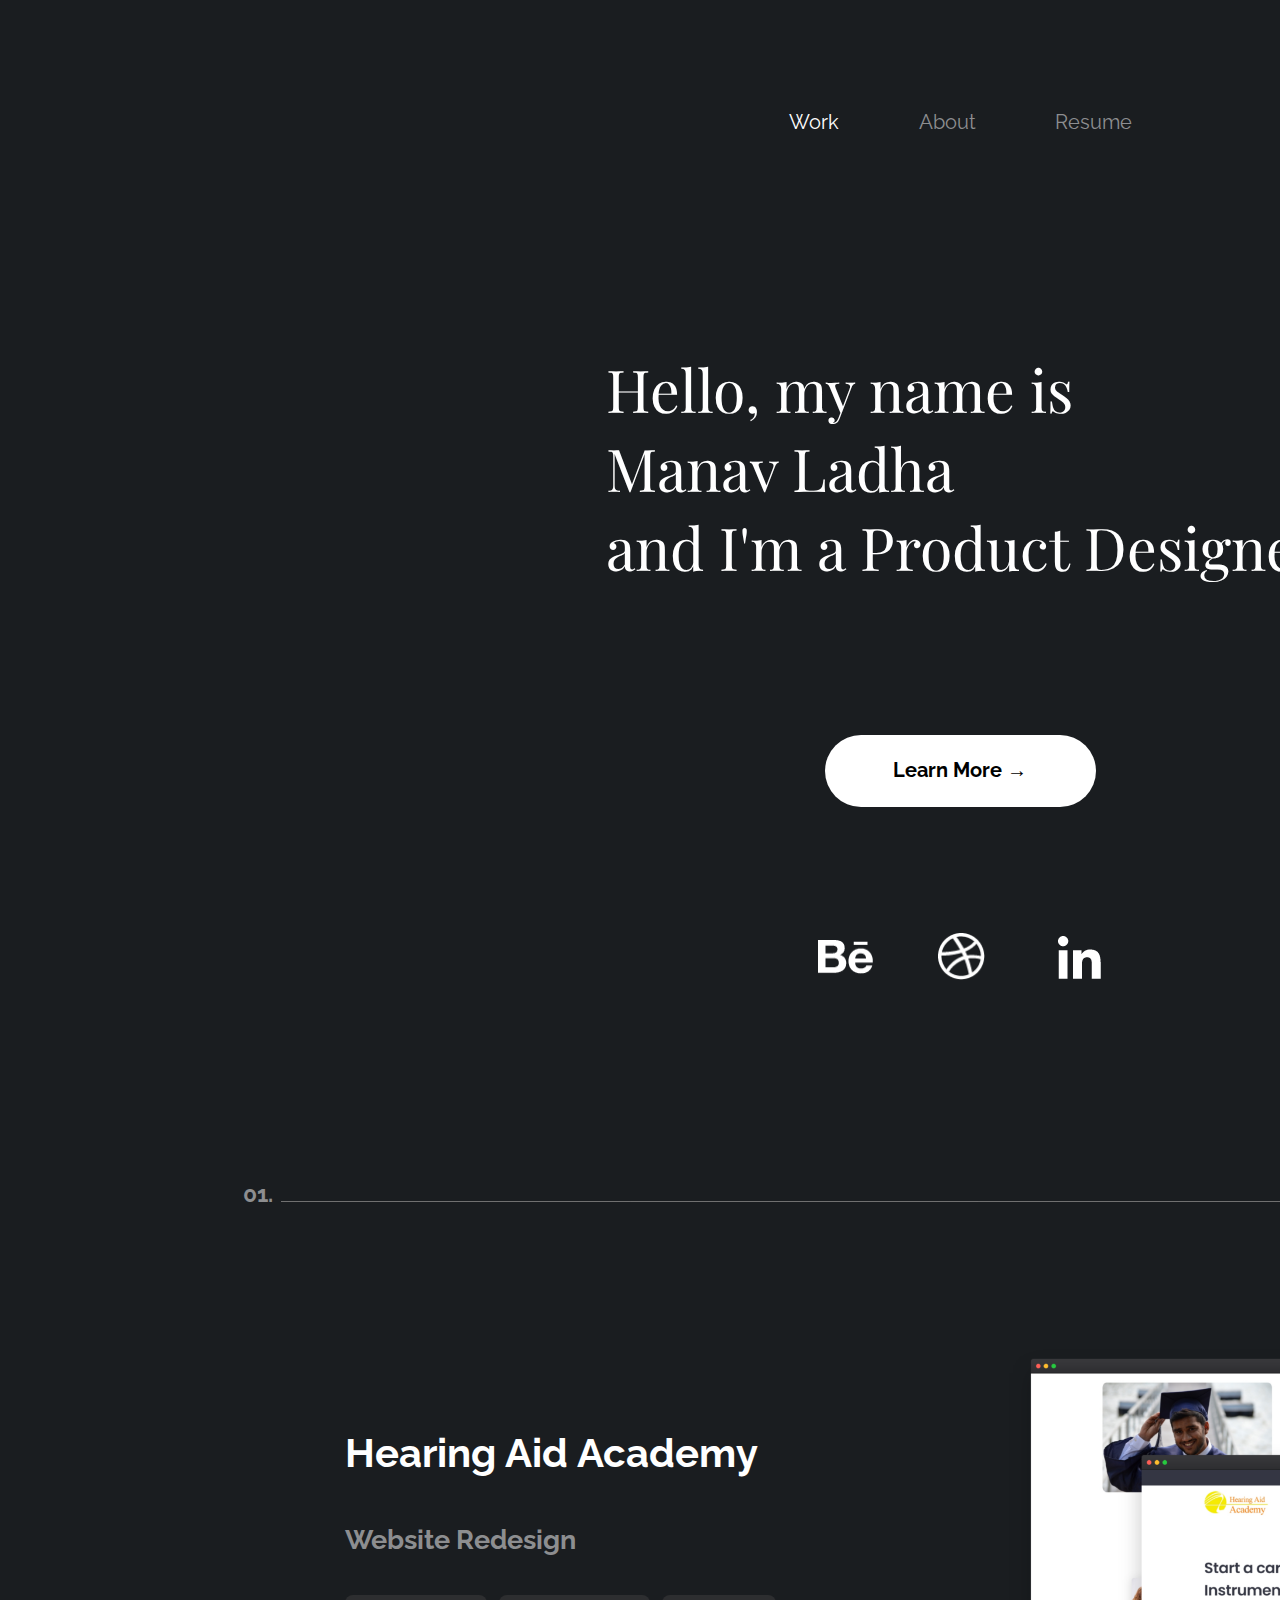
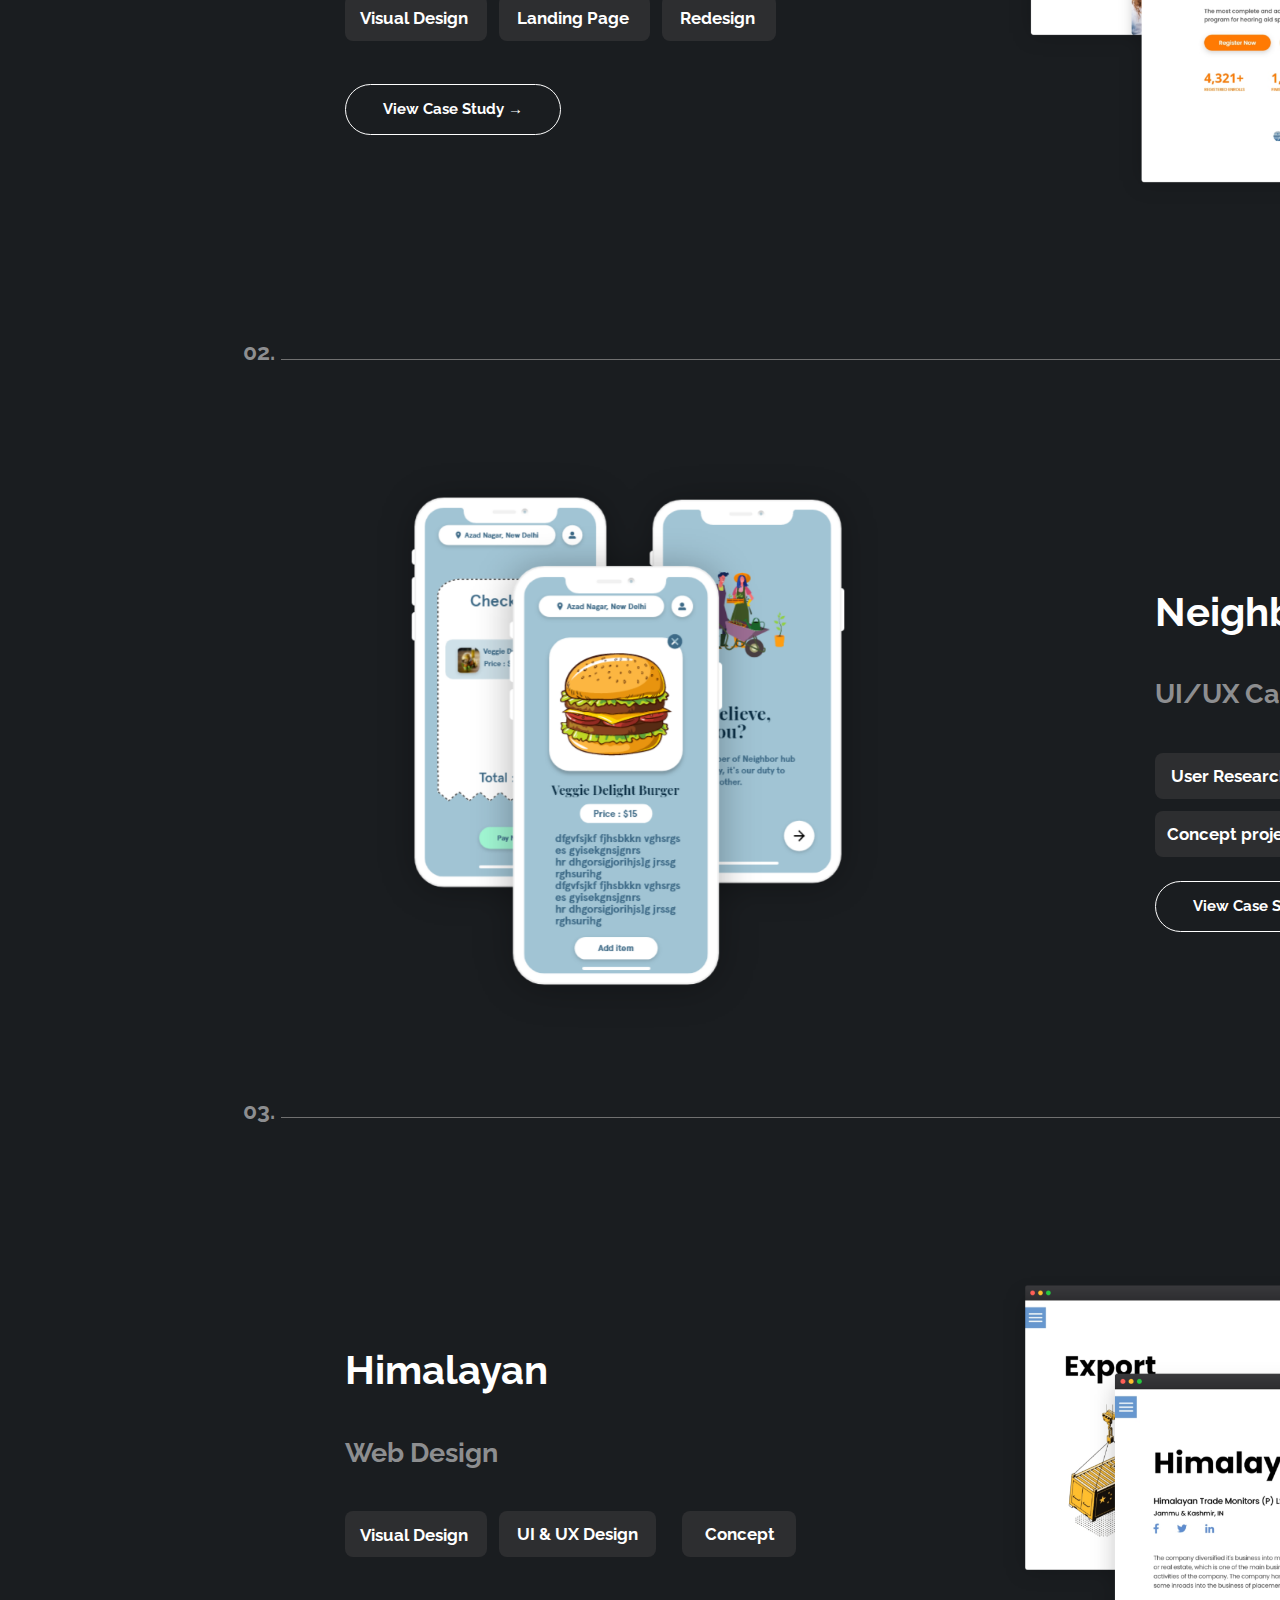
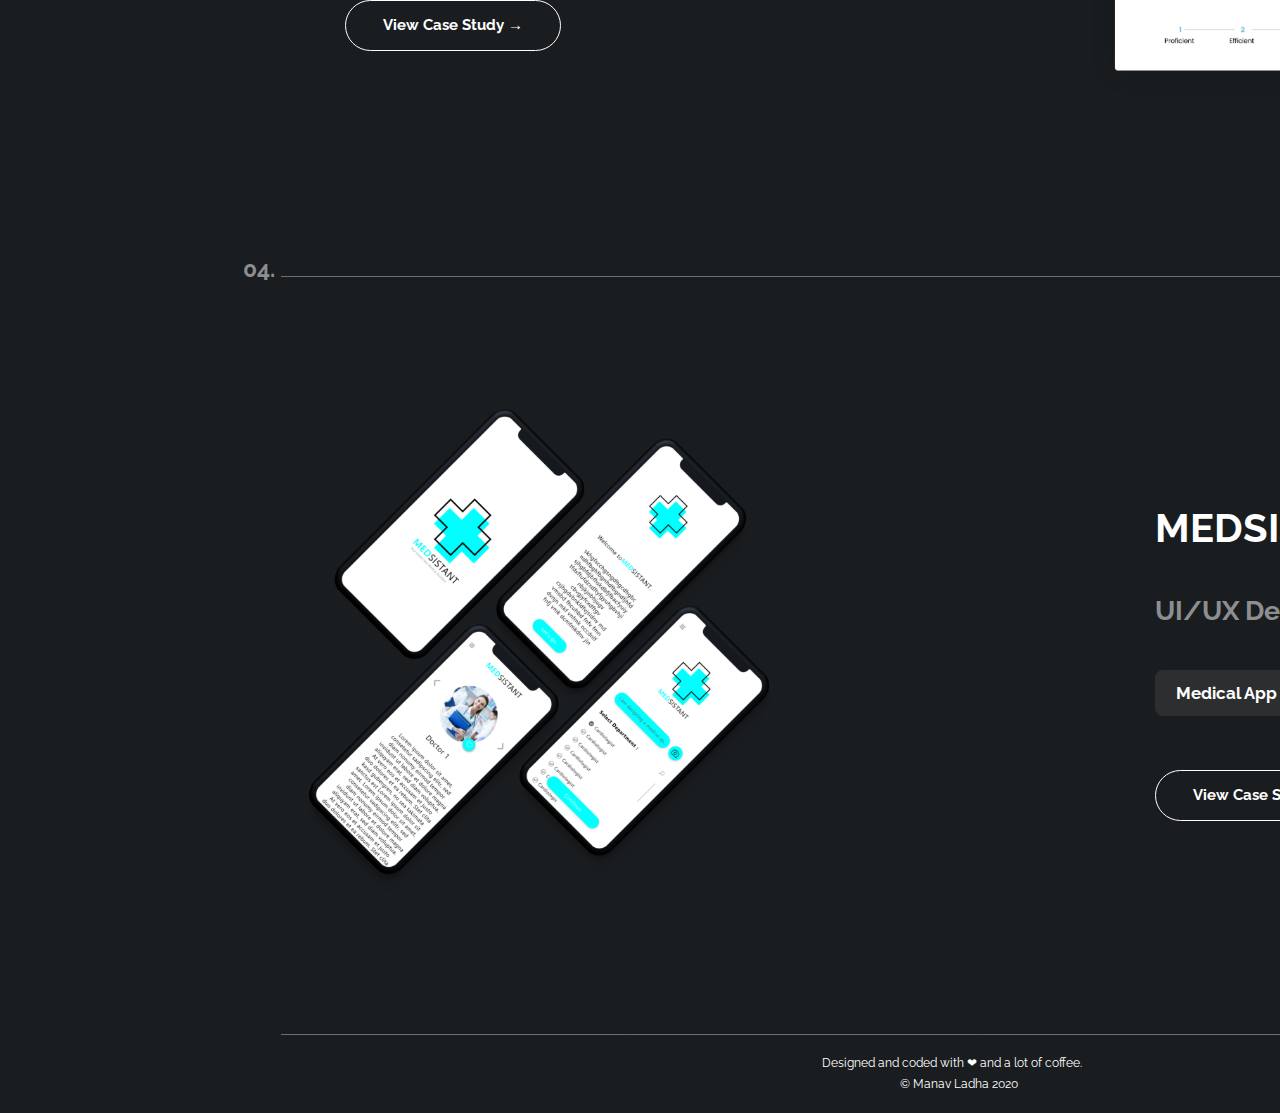
<file: index.html>
<!-- 
/*
 *	This content is generated from the PSD File Info.
 *	(Alt+Shift+Ctrl+I).
 *
 *	@desc 		
 *	@file 		index
 *	@date 		0
 *	@title 		index
 *	@author 	
 *	@keywords 	
 *	@generator 	Export Kit v1.3.xd
 *
*/
 -->
<!DOCTYPE html>
<html xmlns="http://www.w3.org/1999/xhtml" xml:lang="en" lang="en" >
	<head>
		<meta http-equiv="content-type" content="text/html" charset="utf-8" />
		<title>index</title>
		<meta name="viewport" content="width=device-width, initial-scale=1.0">
		<meta name="description" content="" >
		<link href="https://fonts.googleapis.com/css2?family=Raleway:wght@500;600;700;800;900&display=swap" rel="stylesheet">
		<link href="https://fonts.googleapis.com/css2?family=Playfair+Display:wght@600;700;800;900&display=swap" rel="stylesheet"> 
		<link rel="StyleSheet" href="index.css" />
		<script src="https://secure.exportkit.com/cdn/js/ek_googlefonts.js"></script>
		<!-- Add your custom HEAD content here -->

	</head>
	<body>
		<div id="content-container" >
			<div id="page_index_ek1"  >
				<div id="_bg__index_ek2"  ></div>
				<div id="work" >
					Work
				</div>
				<a id="about_link" href="about_me.html" >
				<div id="about" >
					About
				</div>
				</a>
				<div id="resume" >
					Resume
				</div>
				<div id="hello__my_name_is_manav_ladha_and_i_m_a_product_designer_" >
					Hello, my name is<br/>Manav Ladha<br/>and I'm a Product Designer.
				</div>

				<div id="group_9"  >

					<div id="group_8"  >

						<div id="component_2___1"  >
							<div id="rectangle_1"  ></div>

						</div>
						<a id="learn_more____link" href="about_me.html" >
						<div id="learn_more___" >
							Learn More <span class="char">%E2%86%92 </span> 
						</div>
						</a>

					</div>

				</div>
				<div id="_01_" >
					01.
				</div>
				<div id="_02_" >
					02.
				</div>
				<div id="_03_" >
					03.
				</div>
				<div id="_04_" >
					04.
				</div>
				<img src="skins/line_1.png" id="line_1" />
				<img src="skins/line_2.png" id="line_2" />
				<img src="skins/line_3.png" id="line_3" />
				<img src="skins/line_4.png" id="line_4" />
				<img src="skins/line_5.png" id="line_5" />
				<img src="skins/icon_awesome_behance.png" id="icon_awesome_behance" />
				<img src="skins/icon_awesome_dribbble.png" id="icon_awesome_dribbble" />
				<img src="skins/icon_awesome_linkedin_in.png" id="icon_awesome_linkedin_in" />
				<img src="skins/group_4.png" id="group_4" />
				<div id="hearing_aid_academy" >
					Hearing Aid Academy
				</div>
				<div id="website_redesign" >
					Website Redesign
				</div>
				<div id="rectangle_3"  ></div>
				<div id="rectangle_4"  ></div>
				<div id="rectangle_5"  ></div>
				<div id="visual_design" >
					Visual Design
				</div>
				<div id="landing_page" >
					Landing Page
				</div>
				<div id="redesign" >
					Redesign
				</div>
				<a id="__view_case_study____link" href="haa.html" >
				<div id="__view_case_study___" >
					 View Case Study <span class="char">%E2%86%92 </span> 
				</div>
				</a>
				<a id="rectangle_6_link" href="haa.html" >
				<div id="rectangle_6"  ></div>
				</a>
				<div id="neighbor_hub" >
					Neighbor Hub
				</div>
				<div id="ui_ux_case_study" >
					UI/UX Case Study
				</div>
				<div id="rectangle_3_ek1"  ></div>
				<div id="rectangle_4_ek1"  ></div>
				<div id="rectangle_30"  ></div>
				<div id="rectangle_5_ek1"  ></div>
				<div id="user_research" >
					User Research
				</div>
				<div id="android" >
					Android
				</div>
				<div id="ios" >
					iOS
				</div>
				<div id="concept_project" >
					Concept project
				</div>
				<div id="himalayan" >
					Himalayan
				</div>
				<div id="web_design" >
					Web Design
				</div>
				<div id="rectangle_3_ek2"  ></div>
				<div id="rectangle_4_ek2"  ></div>
				<div id="rectangle_5_ek2"  ></div>
				<div id="visual_design_ek1" >
					Visual Design
				</div>
				<div id="ui___ux_design" >
					UI &amp; UX Design
				</div>
				<div id="concept" >
					Concept
				</div>
				<div id="medsistant" >
					MEDSISTANT
				</div>
				<div id="ui_ux_design" >
					UI/UX Design
				</div>
				<div id="rectangle_3_ek3"  ></div>
				<div id="rectangle_4_ek3"  ></div>
				<div id="rectangle_5_ek3"  ></div>
				<div id="medical_app" >
					Medical App
				</div>
				<div id="android_ek1" >
					Android
				</div>
				<div id="user_research_ek1" >
					User Research
				</div>
				<div id="designed_and_coded_with___and_a_lot_of_coffee_" >
					Designed and coded with <span class="char">%E2%9D%A4 </span> and a lot of coffee.
				</div>
				<div id="___manav_ladha_2020_" >
					<span class="char">%C2%A9 </span> Manav Ladha 2020 
				</div>
				<a id="__view_case_study____ek1_link" href="neighbor_hub.html" >
				<div id="__view_case_study____ek1" >
					 View Case Study <span class="char">%E2%86%92 </span> 
				</div>
				</a>
				<a id="rectangle_15_link" href="neighbor_hub.html" >
				<div id="rectangle_15"  ></div>
				</a>
				<div id="__view_case_study____ek2" >
					 View Case Study <span class="char">%E2%86%92 </span> 
				</div>
				<a id="rectangle_16_link" href="haa___1.html" >
				<div id="rectangle_16"  ></div>
				</a>
				<div id="__view_case_study____ek3" >
					 View Case Study <span class="char">%E2%86%92 </span> 
				</div>
				<a id="rectangle_17_link" href="neighbor_hub___1.html" >
				<div id="rectangle_17"  ></div>
				</a>
				<img src="skins/haa.png" id="haa" />
				<img src="skins/himalayan_ek1.png" id="himalayan_ek1" />
				<img src="skins/neighbor_hub_ek1.png" id="neighbor_hub_ek1" />

			</div>




		</div>
		<script>var specialChars = document.querySelectorAll("span.char"); for(var c=0; c<specialChars.length; c++){ specialChars[c].innerHTML = decodeURIComponent(specialChars[c].innerHTML); }</script>
	</body>
</html>
</file>
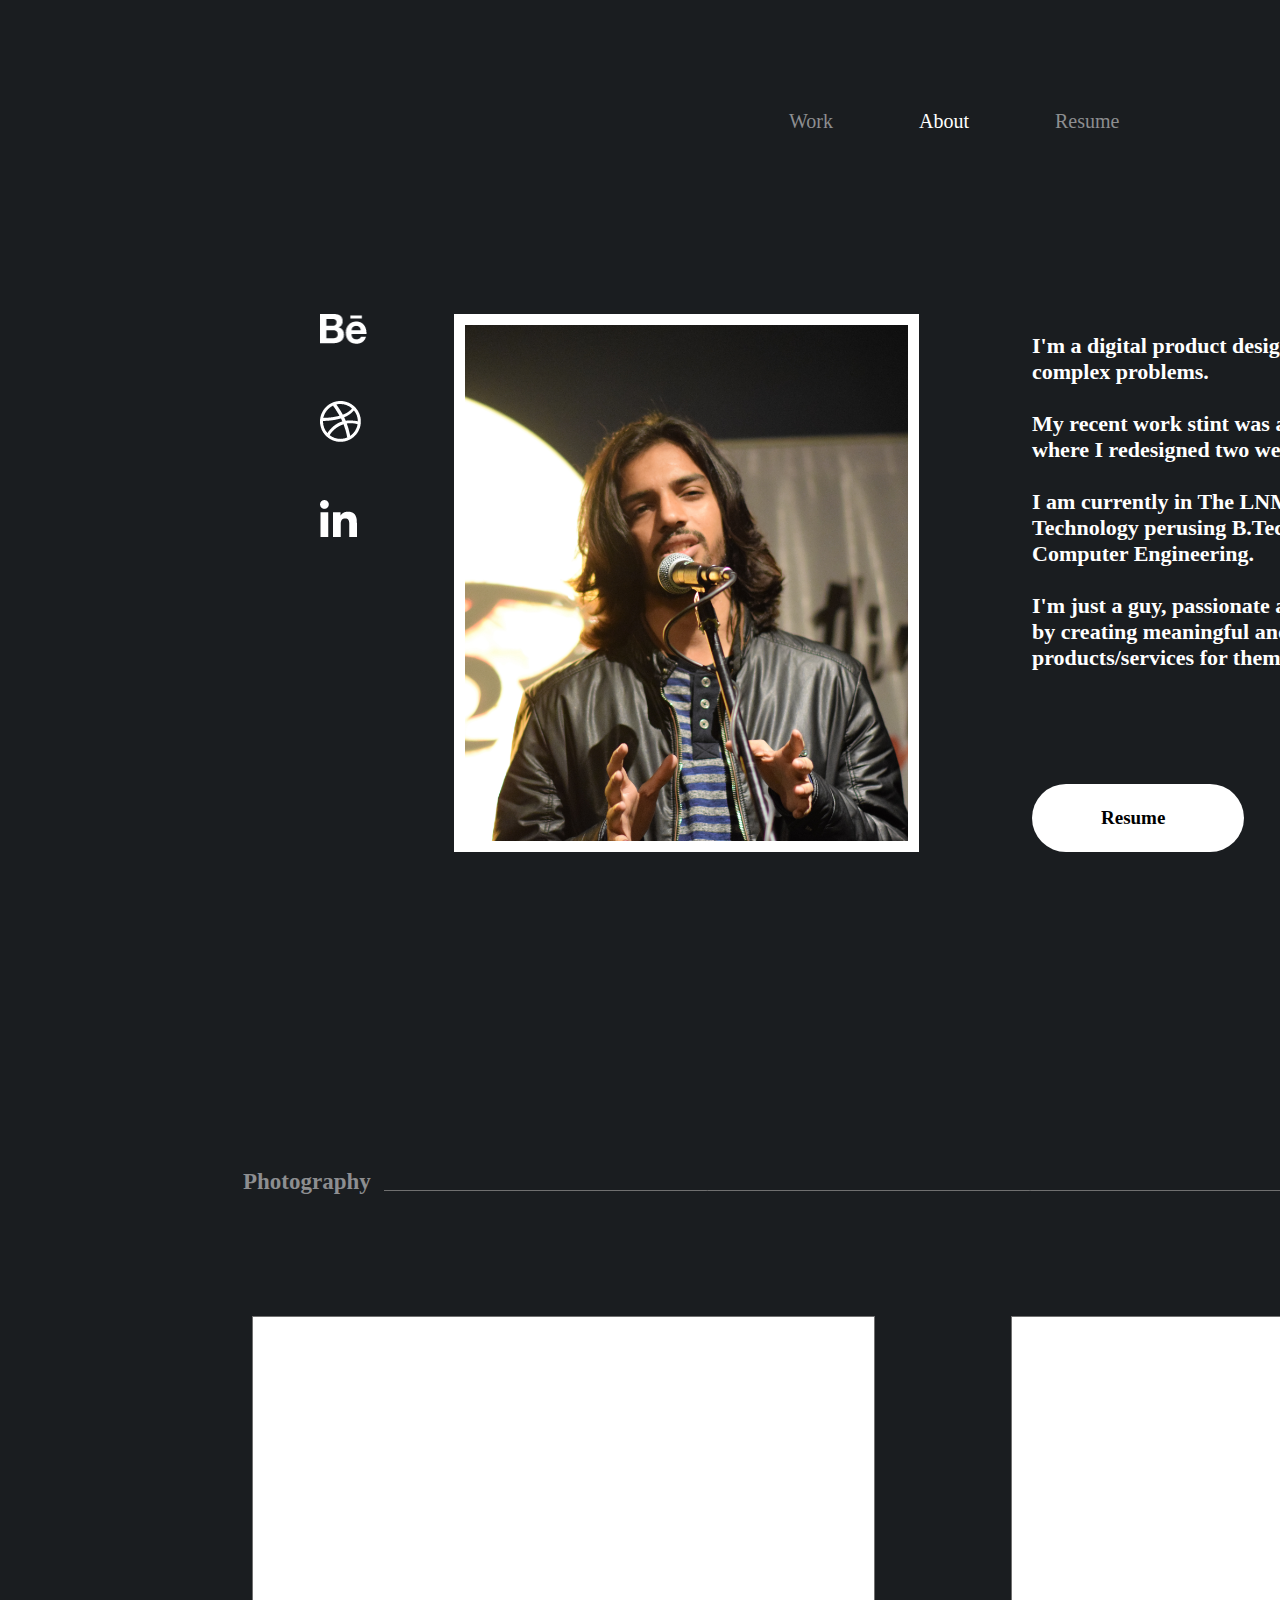
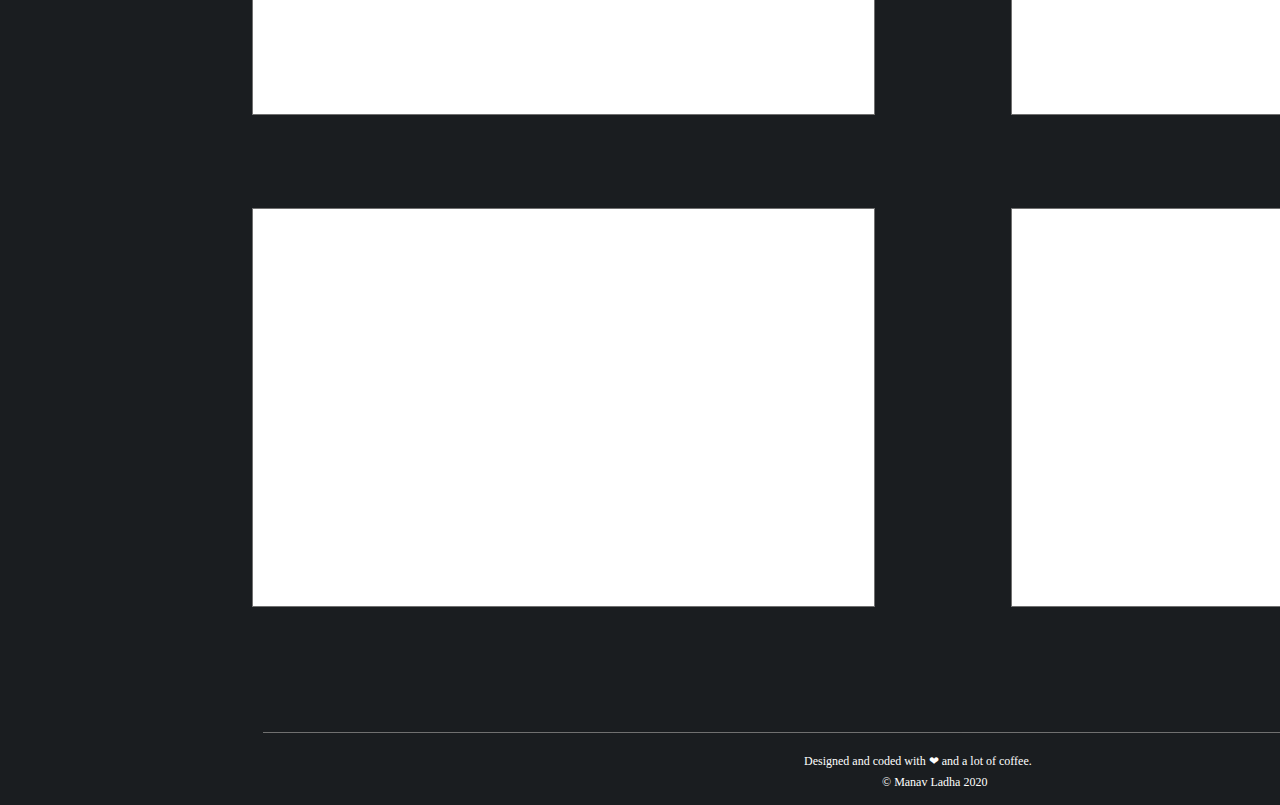
<file: about_me.html>
<!-- 
/*
 *	This content is generated from the PSD File Info.
 *	(Alt+Shift+Ctrl+I).
 *
 *	@desc 		
 *	@file 		index
 *	@date 		0
 *	@title 		index
 *	@author 	
 *	@keywords 	
 *	@generator 	Export Kit v1.3.xd
 *
*/
 -->
<!DOCTYPE html>
<html xmlns="http://www.w3.org/1999/xhtml" xml:lang="en" lang="en" >
	<head>
		<meta http-equiv="content-type" content="text/html" charset="utf-8" />
		<title>index</title>
		<meta name="viewport" content="width=device-width, initial-scale=1.0">
		<meta name="description" content="" >
		<link rel="StyleSheet" href="index.css" />
		<script src="https://secure.exportkit.com/cdn/js/ek_googlefonts.js"></script>
		<!-- Add your custom HEAD content here -->

	</head>
	<body>
		<div id="content-container" >


			<div id="page_about_me_ek1"  >
				<div id="_bg__about_me_ek2"  ></div>
				<img src="skins/icon_awesome_behance_ek1.png" id="icon_awesome_behance_ek1" />
				<img src="skins/icon_awesome_dribbble_ek1.png" id="icon_awesome_dribbble_ek1" />
				<img src="skins/icon_awesome_linkedin_in_ek1.png" id="icon_awesome_linkedin_in_ek1" />
				<img src="skins/dsc_0103.png" id="dsc_0103" />
				<div id="[base64]" >
					I'm a digital product designer passionate about solving<br/>complex problems.<br/><br/>My recent work stint was at Concevoir Web Services<br/>where I redesigned two websites for our clients.<br/><br/>I am currently in The LNM Institute of Information <br/>Technology perusing B.Tech In Communication and<br/>Computer Engineering.<br/><br/>I'm just a guy, passionate about solving users problems<br/>by creating meaningful and intuitive<br/>products/services for them .
				</div>

				<div id="group_4_ek1"  >
					<div id="rectangle_1_ek1"  ></div>
					<div id="resume_ek1" >
						Resume
					</div>

				</div>
				<div id="photography" >
					Photography
				</div>
				<img src="skins/line_6.png" id="line_6" />

				<div id="group_5"  >
					<div id="rectangle_11"  ></div>
					<div id="rectangle_12"  ></div>

				</div>

				<div id="group_6"  >
					<div id="rectangle_11_ek1"  ></div>
					<div id="rectangle_12_ek1"  ></div>

				</div>
				<img src="skins/line_5_ek1.png" id="line_5_ek1" />
				<div id="designed_and_coded_with___and_a_lot_of_coffee__ek1" >
					Designed and coded with <span class="char">%E2%9D%A4 </span> and a lot of coffee.
				</div>
				<div id="___manav_ladha_2020__ek1" >
					<span class="char">%C2%A9 </span> Manav Ladha 2020 
				</div>
				<a id="work_ek1_link" href="index.html" >
				<div id="work_ek1" >
					Work
				</div>
				</a>
				<div id="about_ek1" >
					About
				</div>
				<div id="resume_ek2" >
					Resume
				</div>

			</div>




		</div>
		<script>var specialChars = document.querySelectorAll("span.char"); for(var c=0; c<specialChars.length; c++){ specialChars[c].innerHTML = decodeURIComponent(specialChars[c].innerHTML); }</script>
	</body>
</html>
</file>
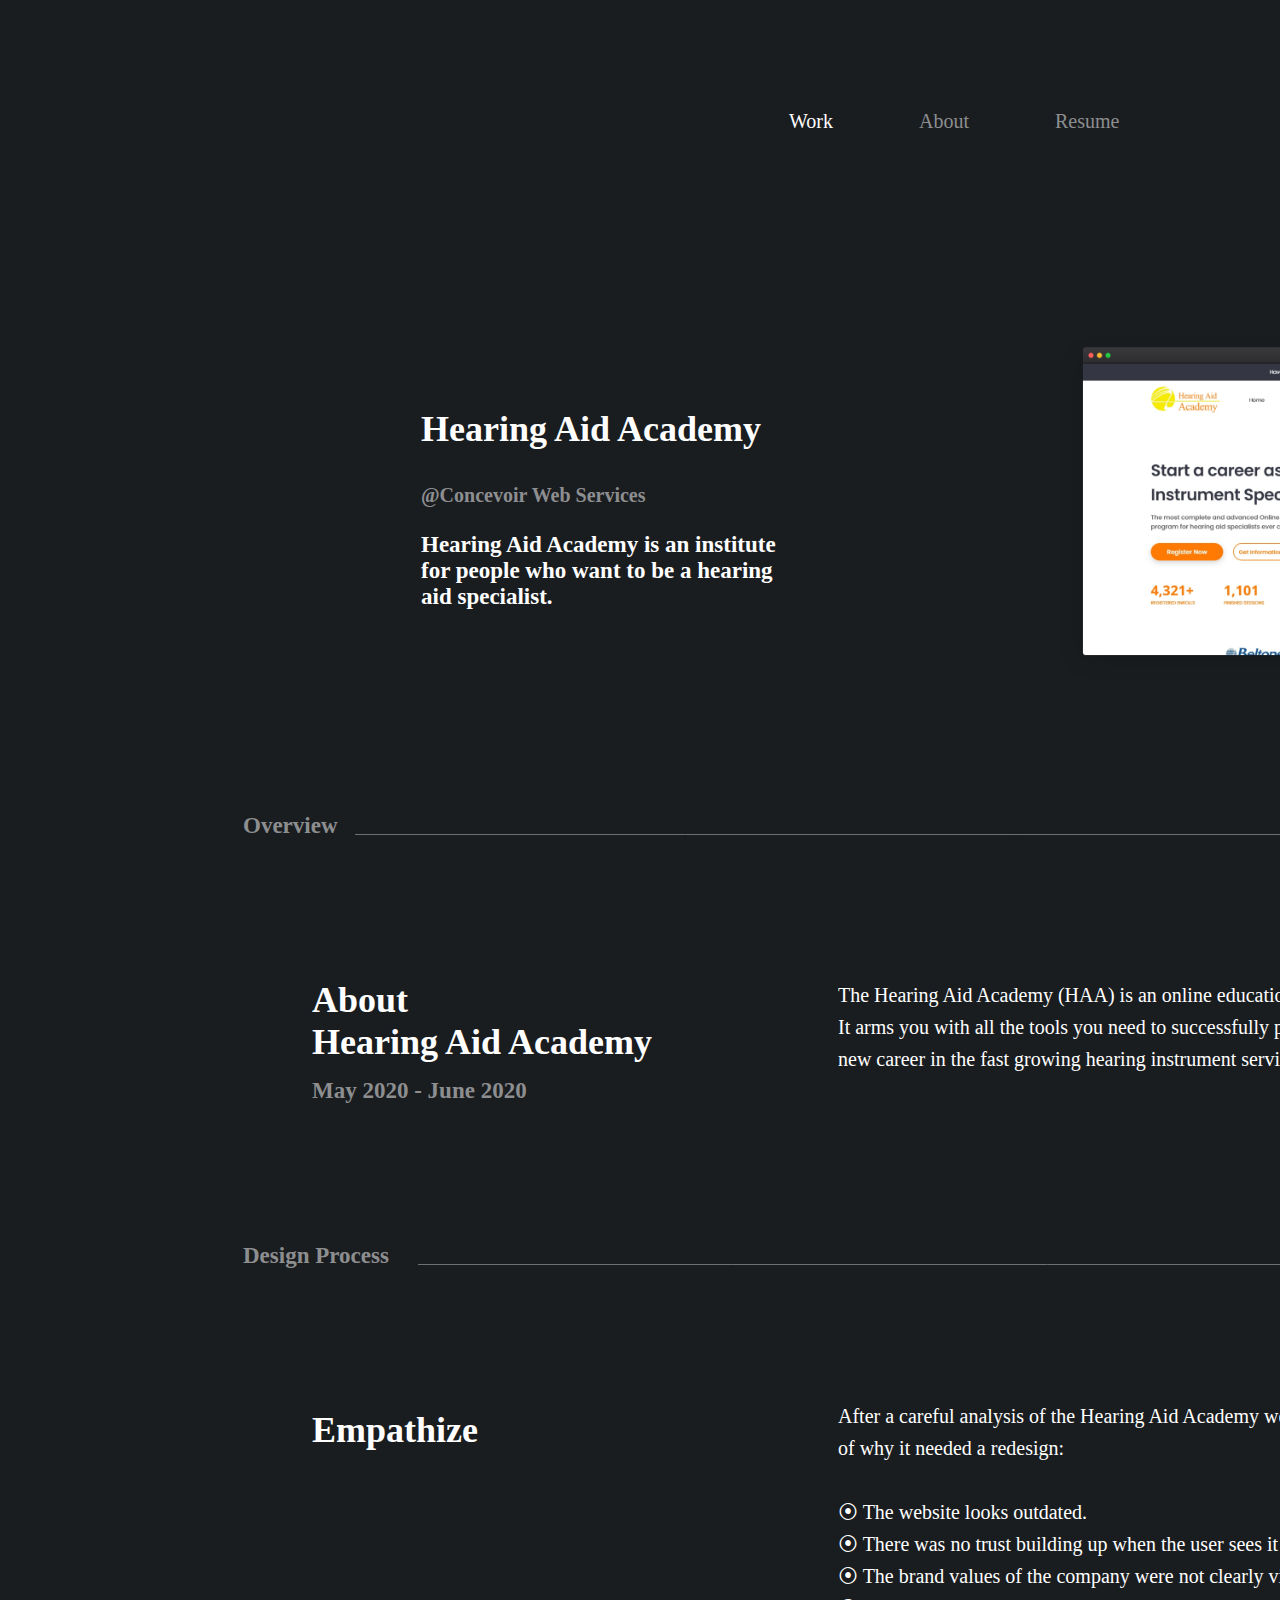
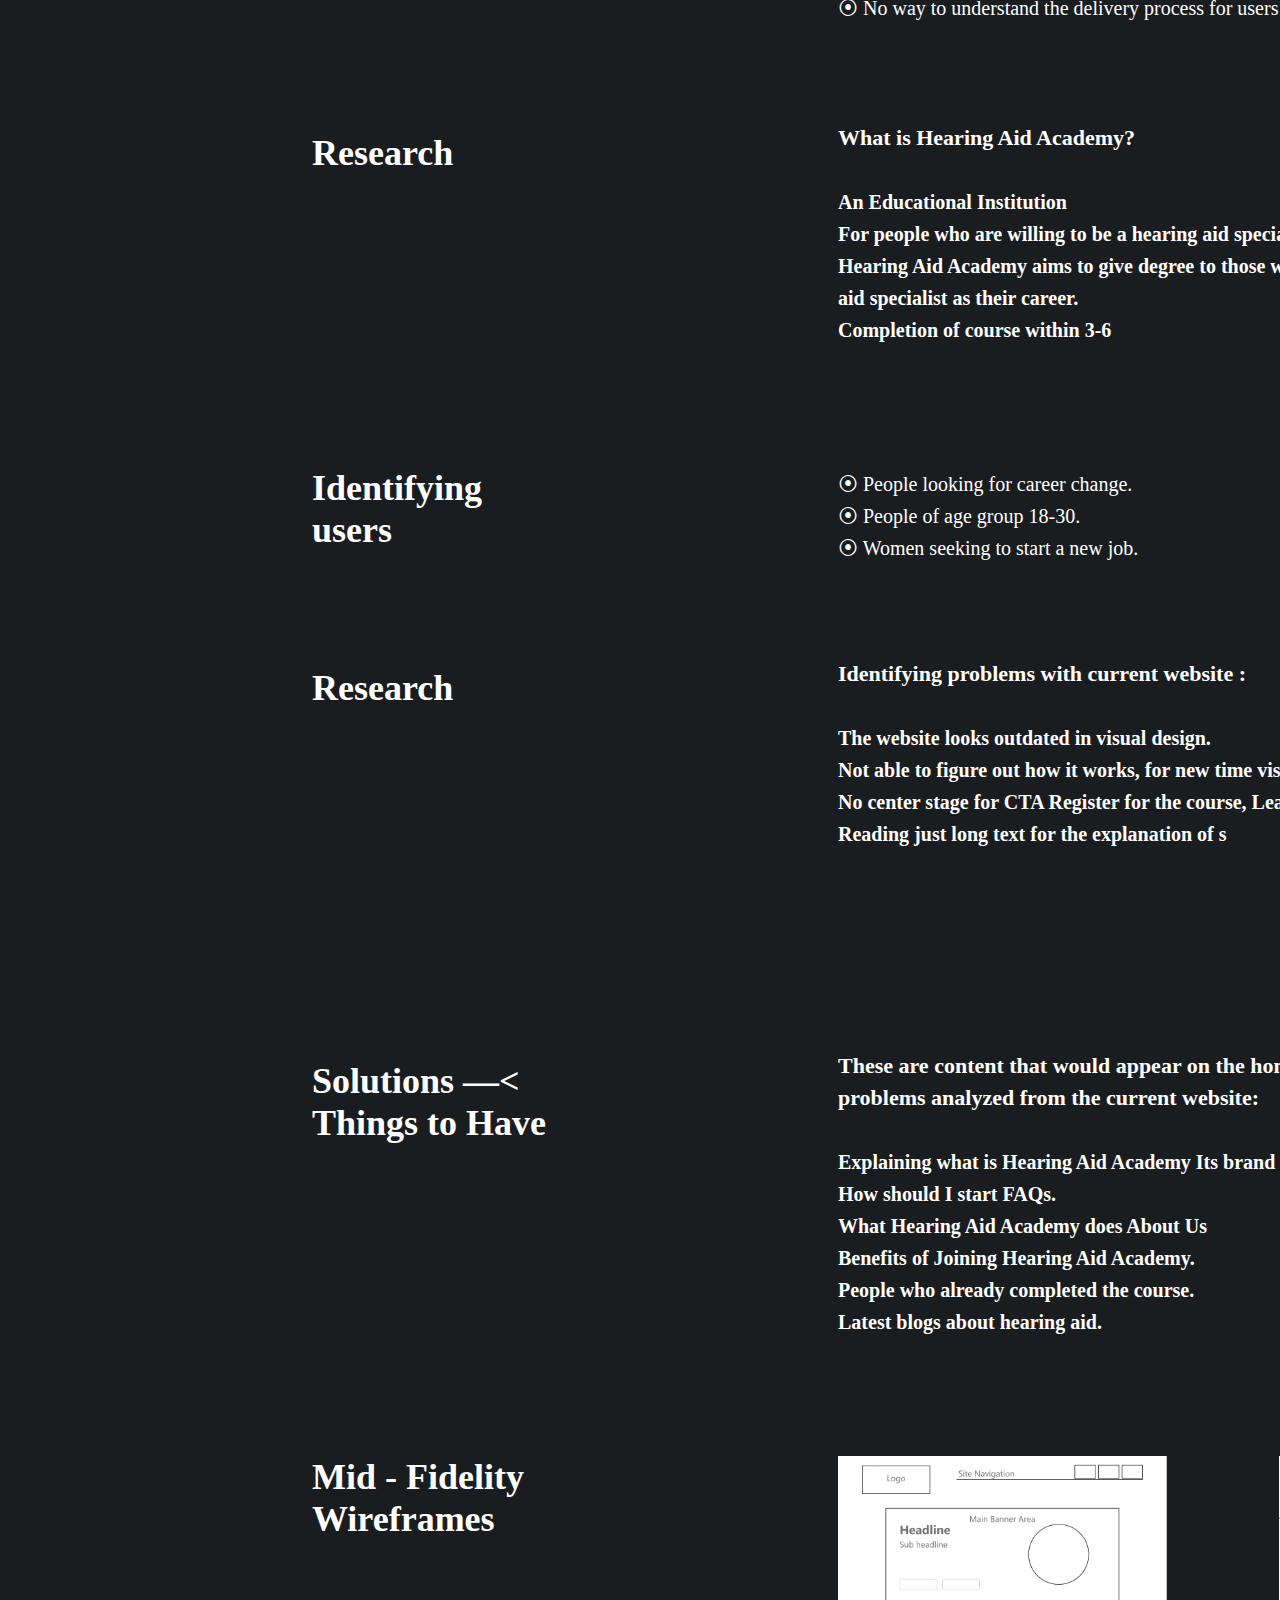
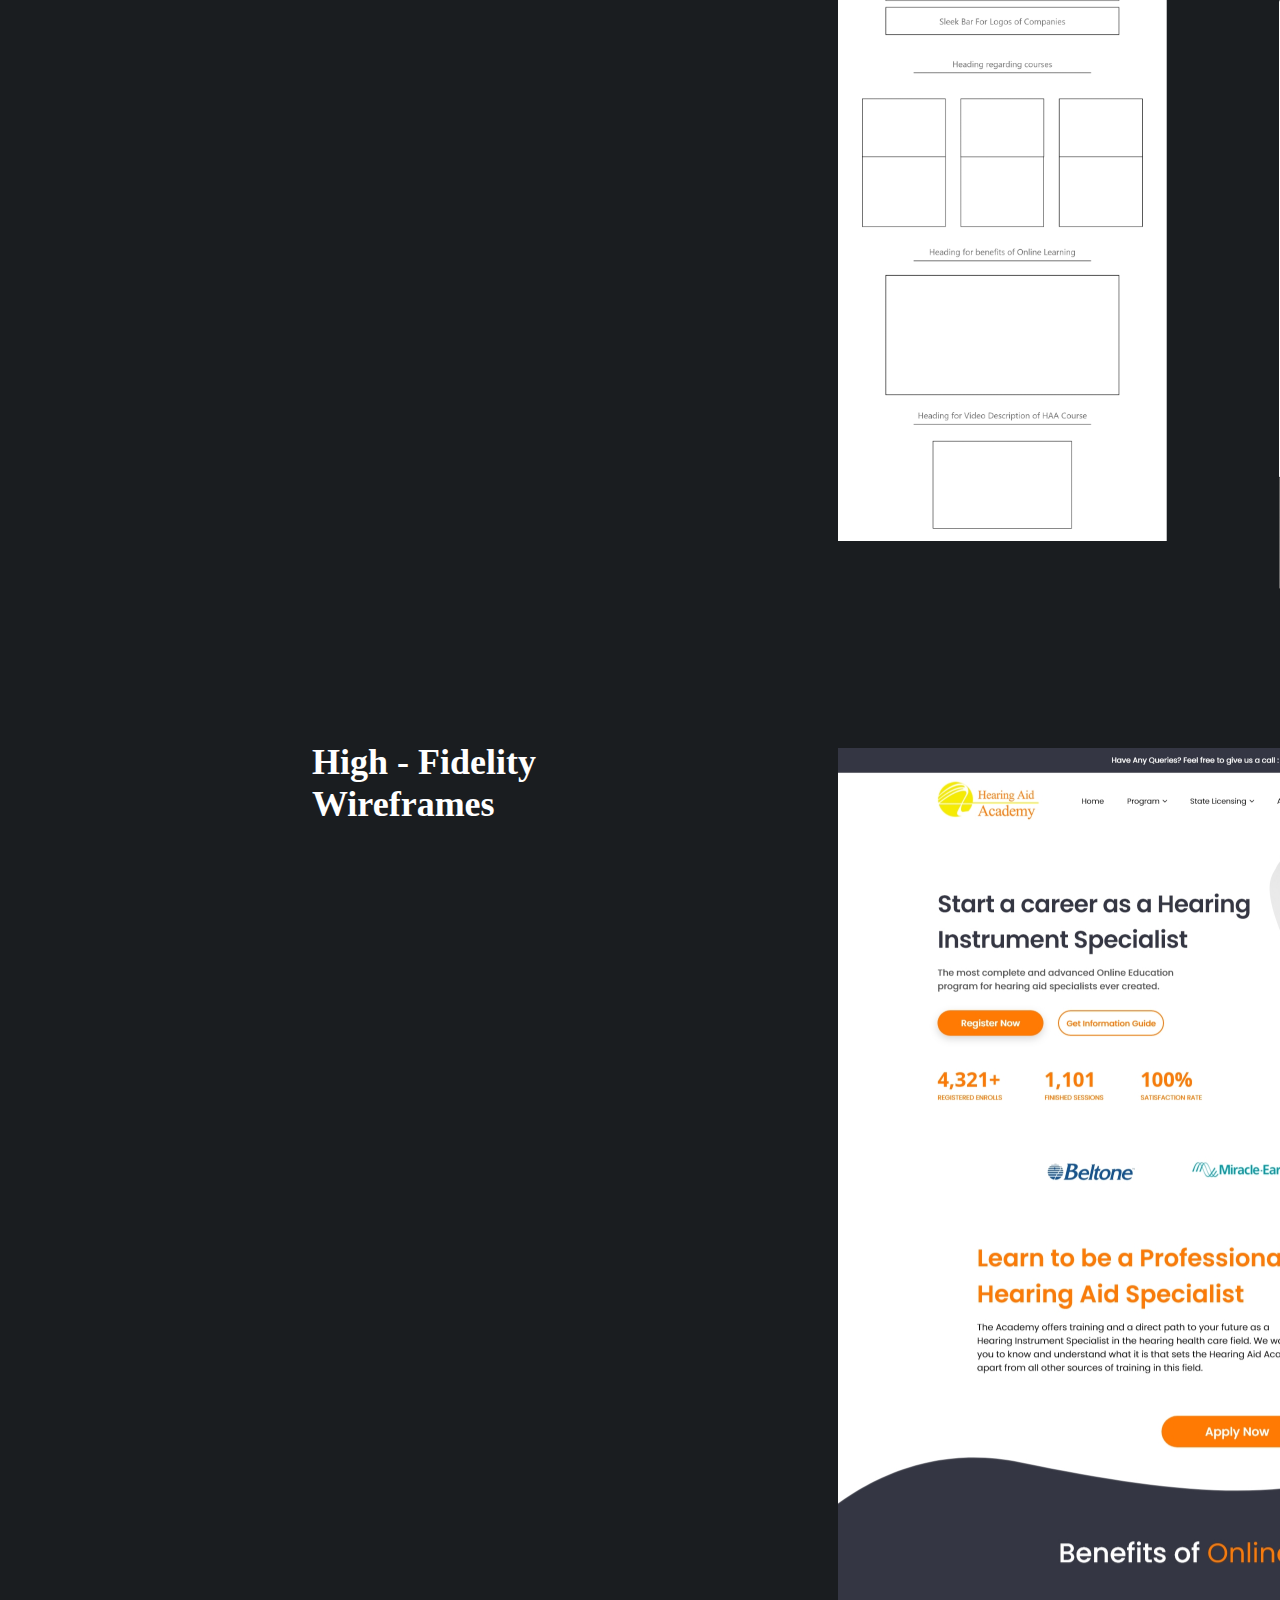
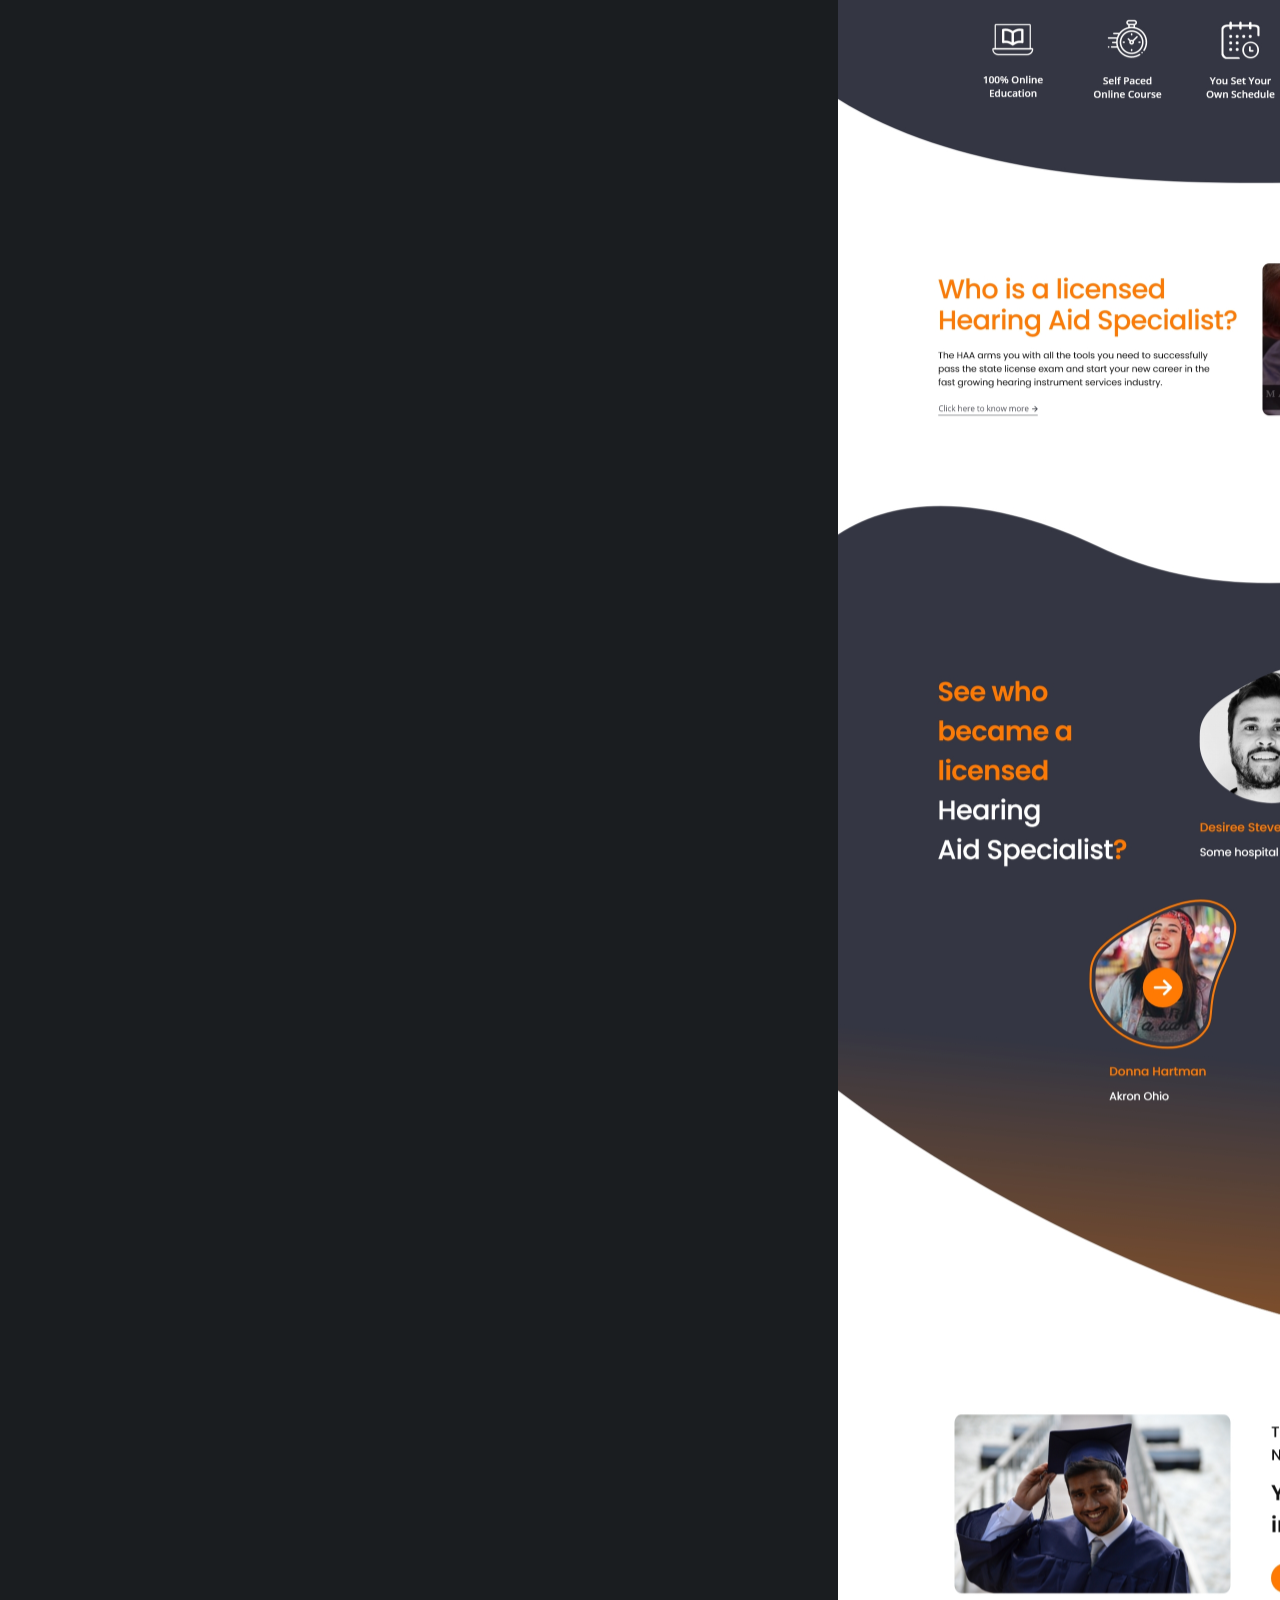
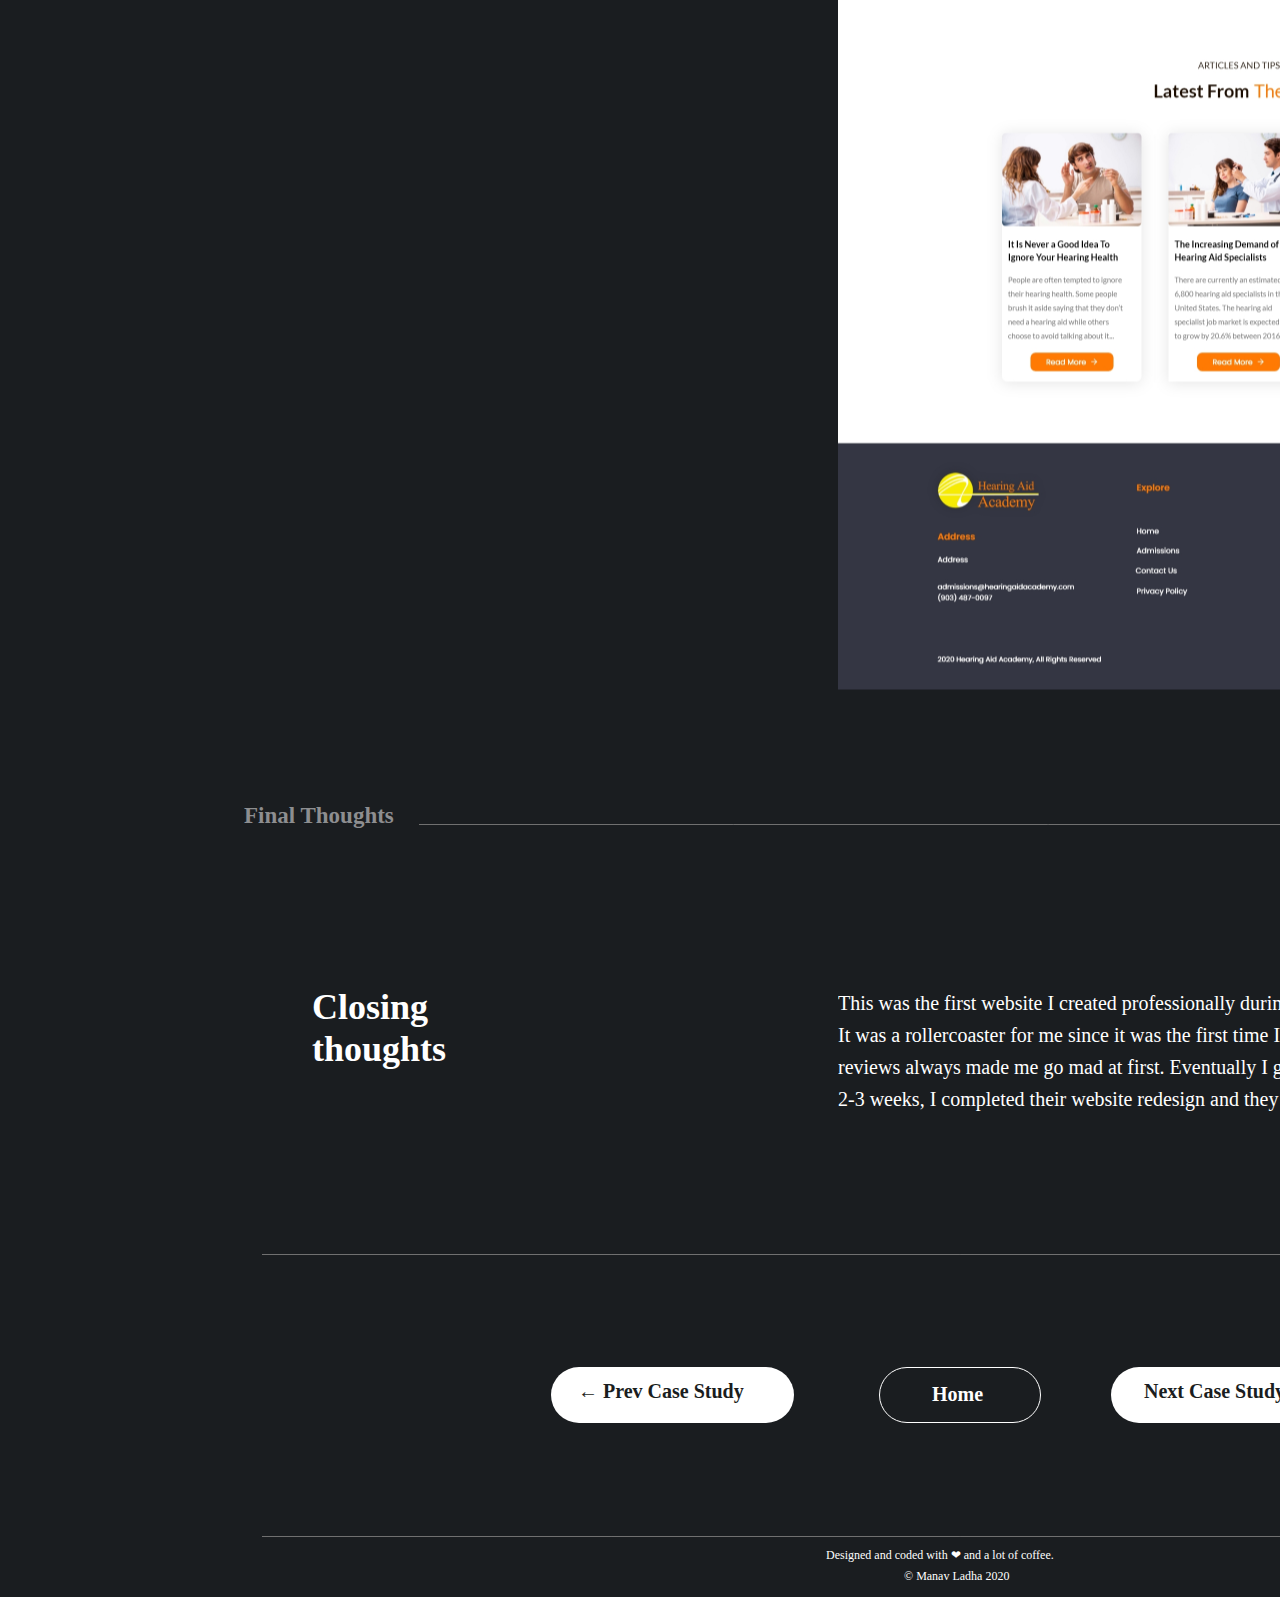
<file: haa.html>
<!-- 
/*
 *	This content is generated from the PSD File Info.
 *	(Alt+Shift+Ctrl+I).
 *
 *	@desc 		
 *	@file 		index
 *	@date 		0
 *	@title 		index
 *	@author 	
 *	@keywords 	
 *	@generator 	Export Kit v1.3.xd
 *
*/
 -->
<!DOCTYPE html>
<html xmlns="http://www.w3.org/1999/xhtml" xml:lang="en" lang="en" >
	<head>
		<meta http-equiv="content-type" content="text/html" charset="utf-8" />
		<title>index</title>
		<meta name="viewport" content="width=device-width, initial-scale=1.0">
		<meta name="description" content="" >
		<link rel="StyleSheet" href="index.css" />
		<script src="https://secure.exportkit.com/cdn/js/ek_googlefonts.js"></script>
		<!-- Add your custom HEAD content here -->

	</head>
	<body>
		<div id="content-container" >


			<div id="page_haa_ek2"  >
				<div id="_bg__haa_ek3"  ></div>
				<div id="overview" >
					Overview
				</div>
				<div id="design_process" >
					Design Process
				</div>
				<img src="skins/line_6_ek1.png" id="line_6_ek1" />
				<img src="skins/line_7.png" id="line_7" />
				<img src="skins/line_5_ek2.png" id="line_5_ek2" />
				<img src="skins/line_9.png" id="line_9" />
				<a id="work_ek2_link" href="index.html" >
				<div id="work_ek2" >
					Work
				</div>
				</a>
				<a id="about_ek2_link" href="about_me.html" >
				<div id="about_ek2" >
					About
				</div>
				</a>
				<div id="resume_ek3" >
					Resume
				</div>
				<div id="hearing_aid_academy_ek1" >
					Hearing Aid Academy
				</div>
				<div id="hearing_aid_academy_is_an_institute_for_people_who_want_to_be_a_hearing_aid_specialist_" >
					Hearing Aid Academy is an institute<br/>for people who want to be a hearing<br/>aid specialist.
				</div>
				<div id="empathize" >
					Empathize
				</div>
				<div id="identifying_users" >
					Identifying<br/>users
				</div>
				<div id="research" >
					Research
				</div>
				<div id="research_ek1" >
					Research
				</div>
				<div id="solutions___things_to_have" >
					Solutions <span class="char">%E2%80%94<</span><br/>Things to Have
				</div>
				<div id="mid___fidelity_wireframes" >
					Mid - Fidelity<br/>Wireframes
				</div>
				<div id="high____fidelity_wireframes" >
					High  - Fidelity<br/>Wireframes
				</div>

				<div id="group_7"  >
					<div id="may_2020___june_2020" >
						May 2020 - June 2020
					</div>
					<div id="about_hearing_aid_academy" >
						About<br/>Hearing Aid Academy
					</div>
					<div id="[base64]" >
						The Hearing Aid Academy (HAA) is an online education program for Hearing Aid Specialists. It arms you with all the tools you need to successfully pass the state license exam and start your new career in the fast growing hearing instrument services industry.
					</div>

				</div>
				<div id="[base64]" >
					After a careful analysis of the Hearing Aid Academy website, I drew the following conclusion of why it needed a redesign:<br/><br/><span class="char">%E2%A6%BF </span> The website looks outdated.<br/><span class="char">%E2%A6%BF </span> There was no trust building up when the user sees it for the first time.<br/><span class="char">%E2%A6%BF </span> The brand values of the company were not clearly visible on the website.<br/><span class="char">%E2%A6%BF </span> No way to understand the delivery process for users who don't know about it.
				</div>
				<div id="___people_looking_for_career_change____people_of_age_group_18_30____women_seeking_to_start_a_new_job_" >
					<span class="char">%E2%A6%BF </span> People looking for career change.<br/><span class="char">%E2%A6%BF </span> People of age group 18-30.<br/><span class="char">%E2%A6%BF </span> Women seeking to start a new job.
				</div>
				<div id="[base64]" >
					<span style="color:#ffffff; font-style:normal; ">What is Hearing Aid Academy?<br/></span><span style="color:#ffffff; font-size:20px; font-style:normal; "><br/> An Educational Institution<br/> For people who are willing to be a hearing aid specialist.<br/> Hearing Aid Academy aims to give degree to those who want to pursue hearing<br/>    aid specialist as their career.<br/> Completion of course within 3-6 </span>
				</div>
				<div id="[base64]" >
					<span style="color:#ffffff; font-style:normal; ">Identifying problems with current website :<br/></span><span style="color:#ffffff; font-size:20px; font-style:normal; "><br/> The website looks outdated in visual design.<br/> Not able to figure out how it works, for new time visitors.<br/> No center stage for CTA  Register for the course, Learn more about it.<br/> Reading just long text for the explanation of s</span>
				</div>
				<div id="[base64]" >
					<span style="color:#ffffff; font-style:normal; ">These are content that would appear on the home screen that would solve all the problems analyzed from the current website:<br/></span><span style="color:#ffffff; font-size:20px; font-style:normal; "><br/> Explaining what is Hearing Aid Academy  Its brand values and vision.<br/> How should I start  FAQs.<br/> What Hearing Aid Academy does  About Us<br/> Benefits of Joining Hearing Aid Academy.<br/> People who already completed the course.<br/> Latest blogs about hearing aid.</span>
				</div>
				<img src="skins/web_1920___1.png" id="web_1920___1" />
				<img src="skins/web_1920___1_ek1.png" id="web_1920___1_ek1" />
				<img src="skins/_21may___12.png" id="_21may___12" />
				<div id="final_thoughts" >
					Final Thoughts
				</div>
				<img src="skins/line_8.png" id="line_8" />
				<div id="closing_thoughts" >
					Closing<br/>thoughts
				</div>
				<div id="[base64]" >
					This was the first website I created professionally during my first internship asUI/UX Designer. It was a rollercoaster for me since it was the first time I faced a client on my own and their reviews always made me go mad at first. Eventually I got okay with bearing reviews and within 2-3 weeks, I completed their website redesign and they were finally happy with it.
				</div>
				<a id="rectangle_19_link" href="index.html" >
				<div id="rectangle_19"  ></div>
				</a>
				<a id="rectangle_20_link" href="neighbor_hub.html" >
				<div id="rectangle_20"  ></div>
				</a>
				<div id="rectangle_21"  ></div>
				<a id="home_link" href="index.html" >
				<div id="home" >
					Home
				</div>
				</a>
				<a id="next_case_study___link" href="neighbor_hub.html" >
				<div id="next_case_study__" >
					Next Case Study <span class="char">%E2%86%92</span>
				</div>
				</a>
				<div id="_____prev_case_study_" >
					  <span class="char">%E2%86%90 </span> Prev Case Study 
				</div>
				<div id="designed_and_coded_with___and_a_lot_of_coffee__ek2" >
					Designed and coded with <span class="char">%E2%9D%A4 </span> and a lot of coffee.
				</div>
				<div id="___manav_ladha_2020__ek2" >
					<span class="char">%C2%A9 </span> Manav Ladha 2020 
				</div>
				<div id="__concevoir_web_services" >
					@Concevoir Web Services
				</div>
				<img src="skins/browser.png" id="browser" />

			</div>


		</div>
		<script>var specialChars = document.querySelectorAll("span.char"); for(var c=0; c<specialChars.length; c++){ specialChars[c].innerHTML = decodeURIComponent(specialChars[c].innerHTML); }</script>
	</body>
</html>
</file>
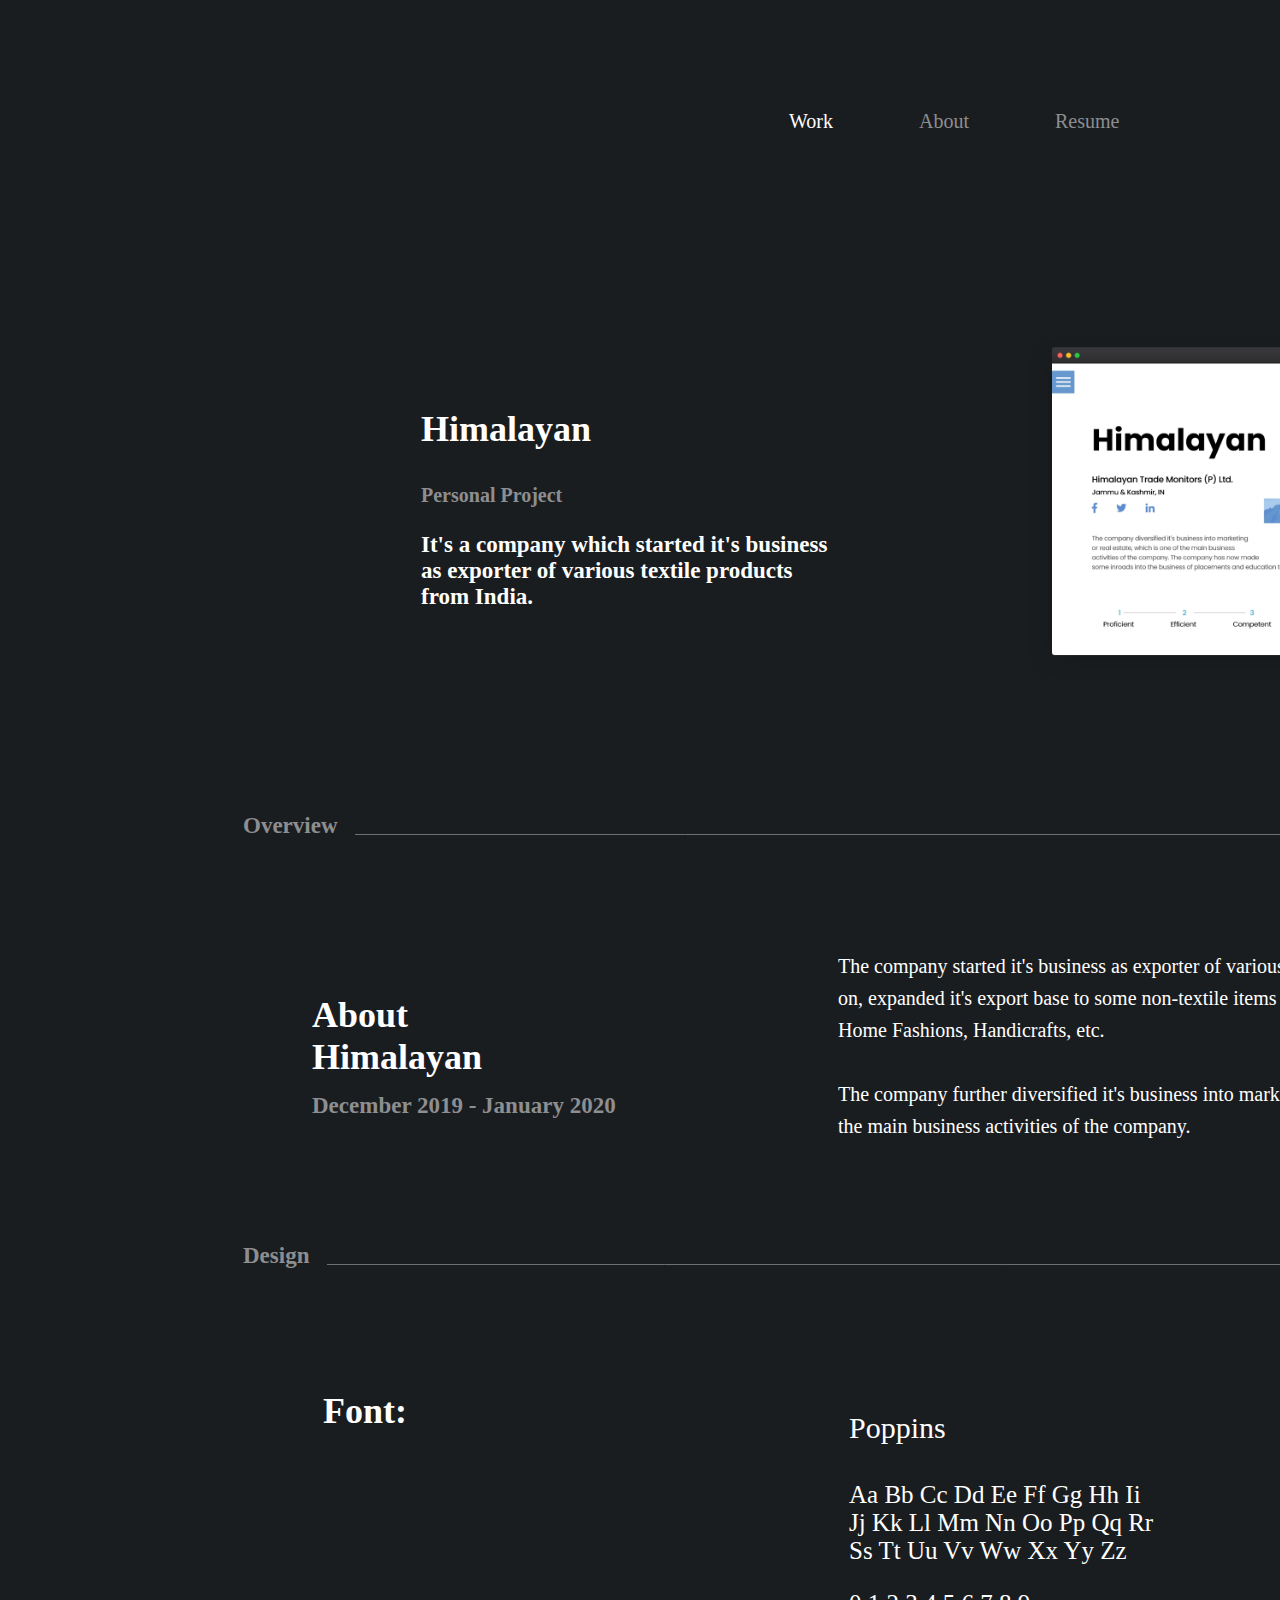
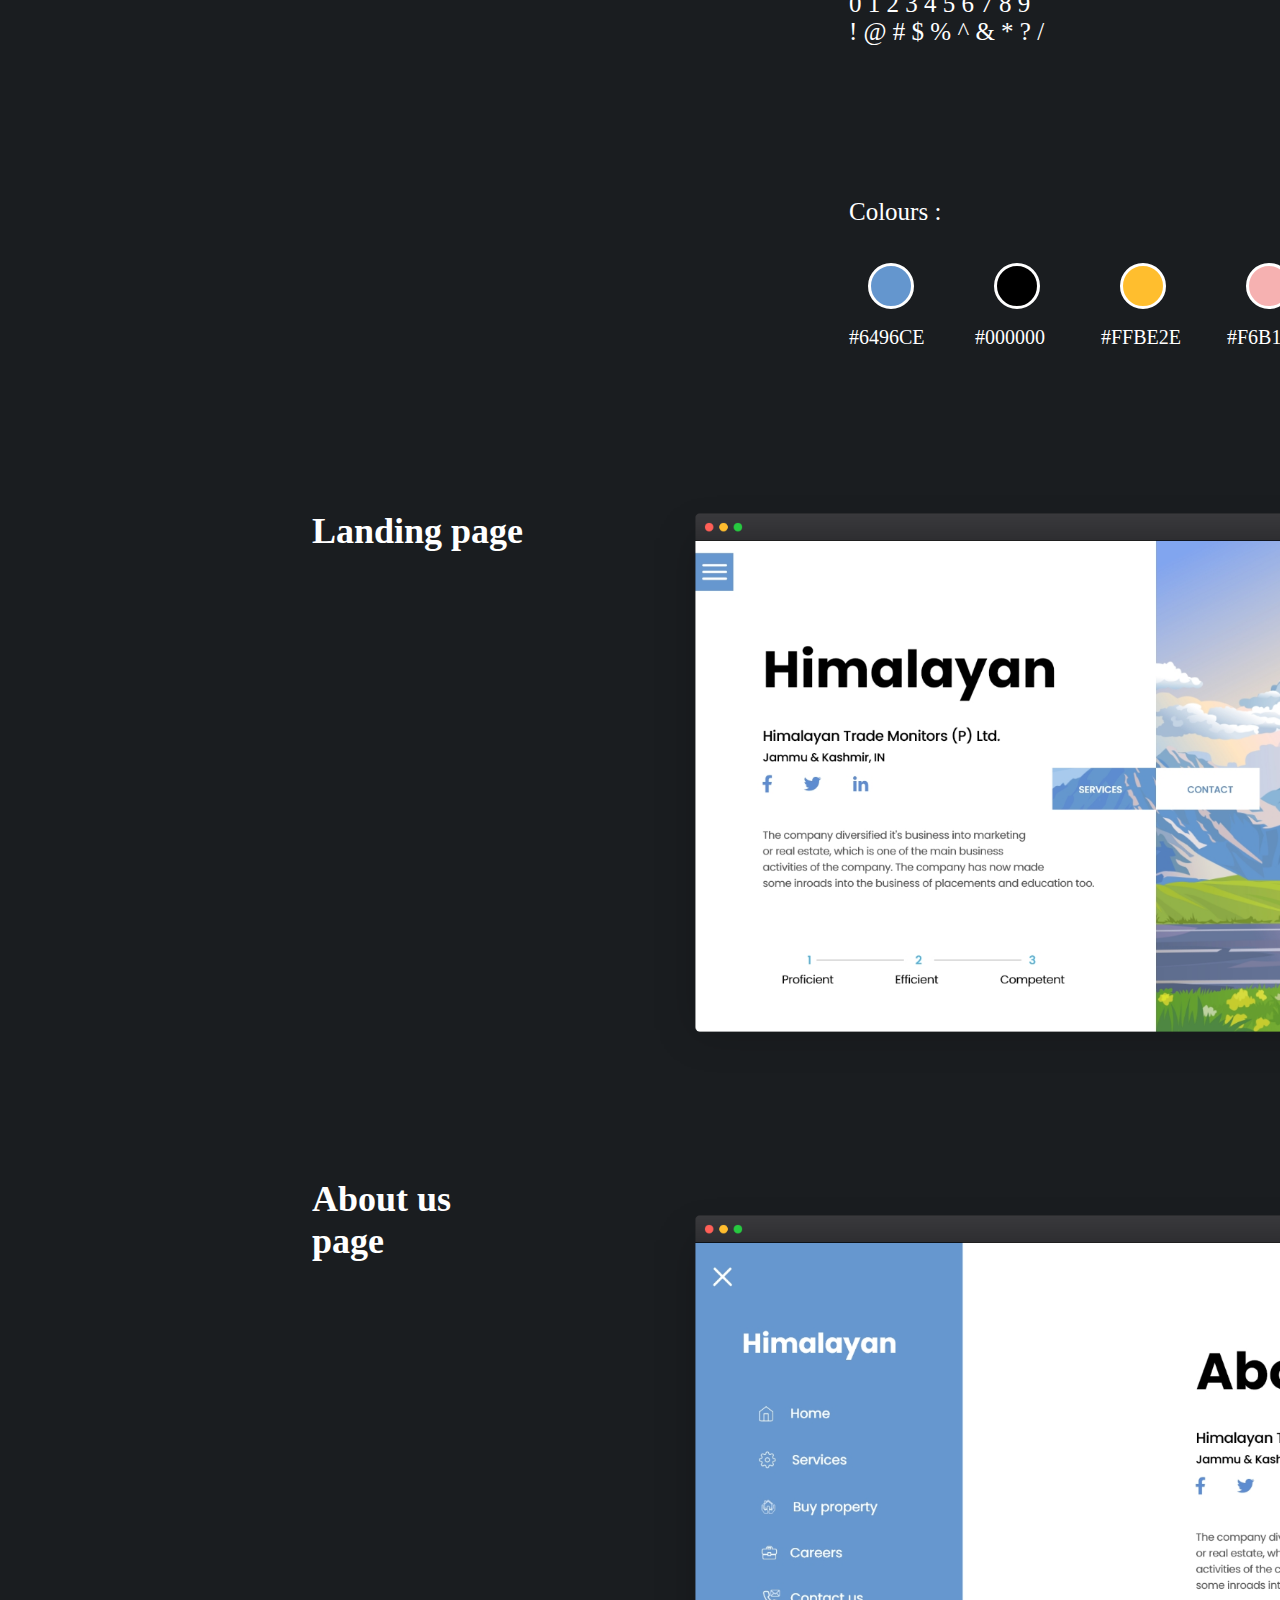
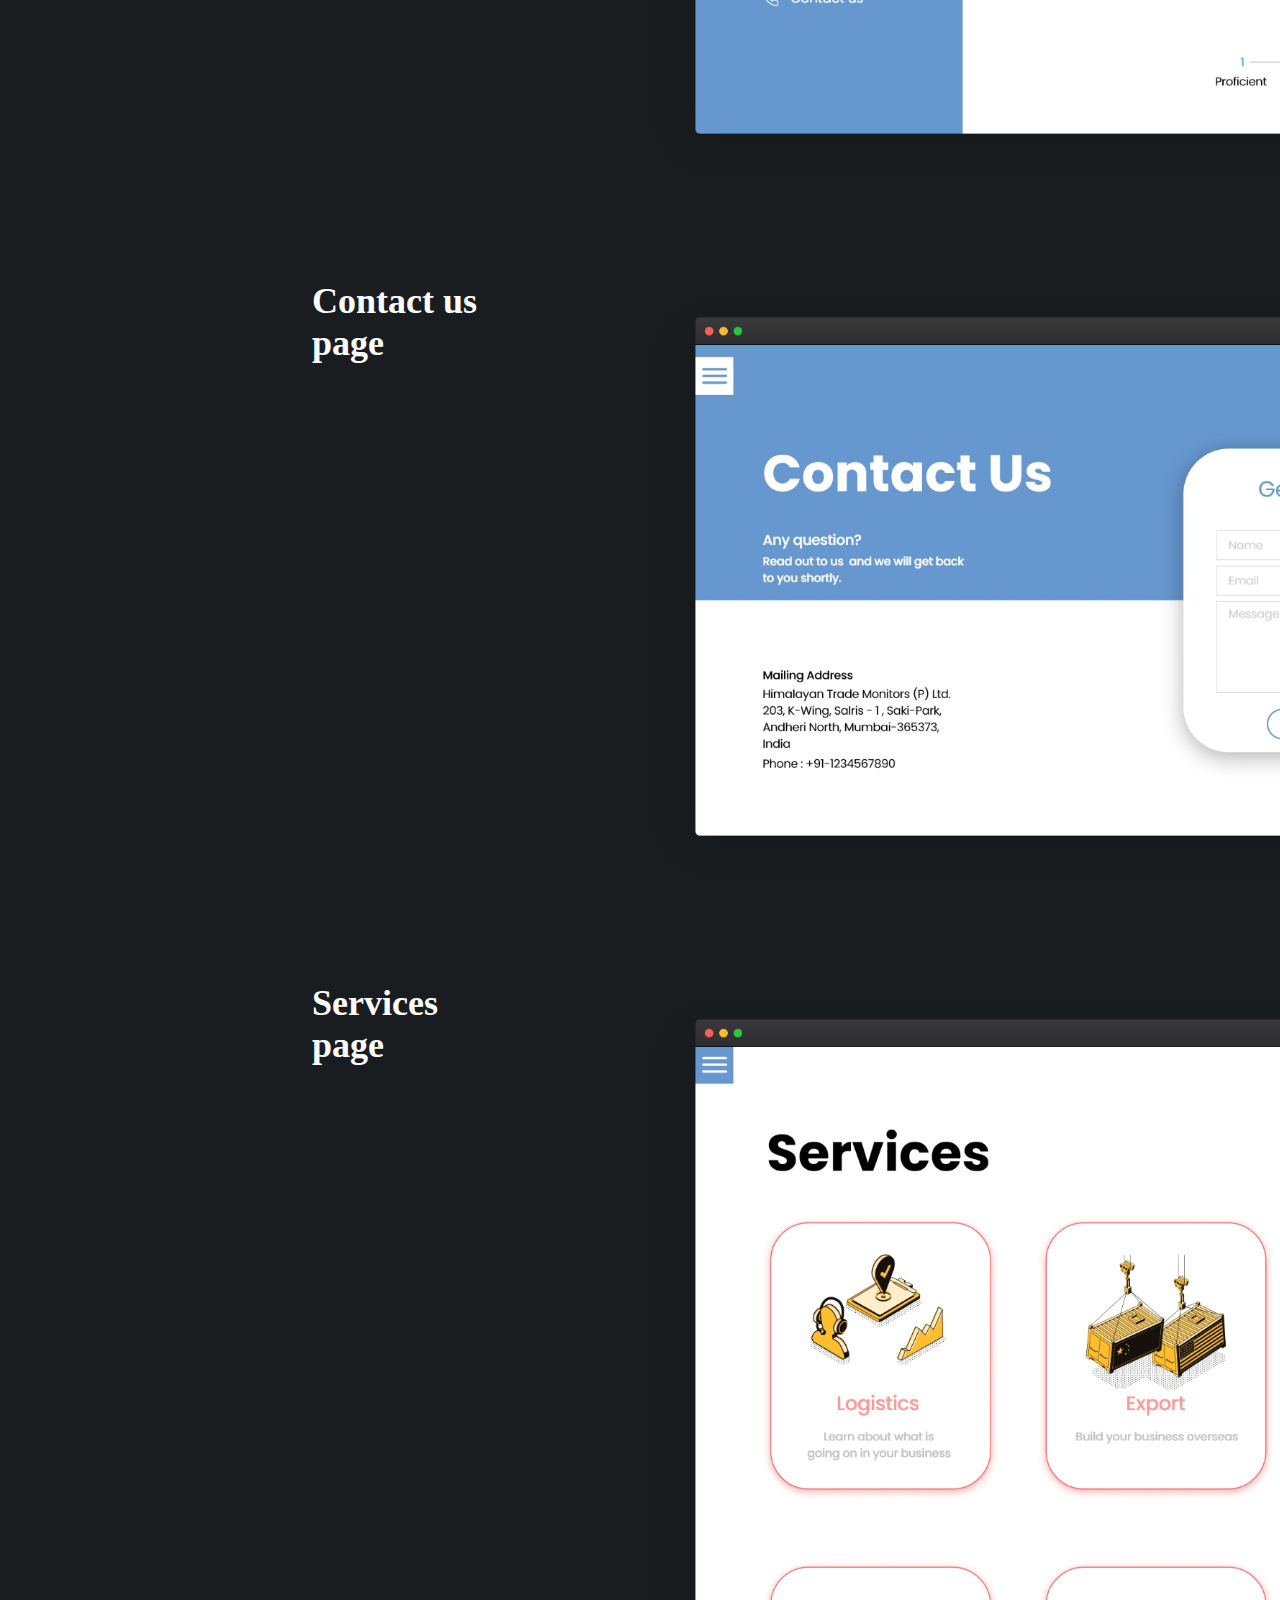
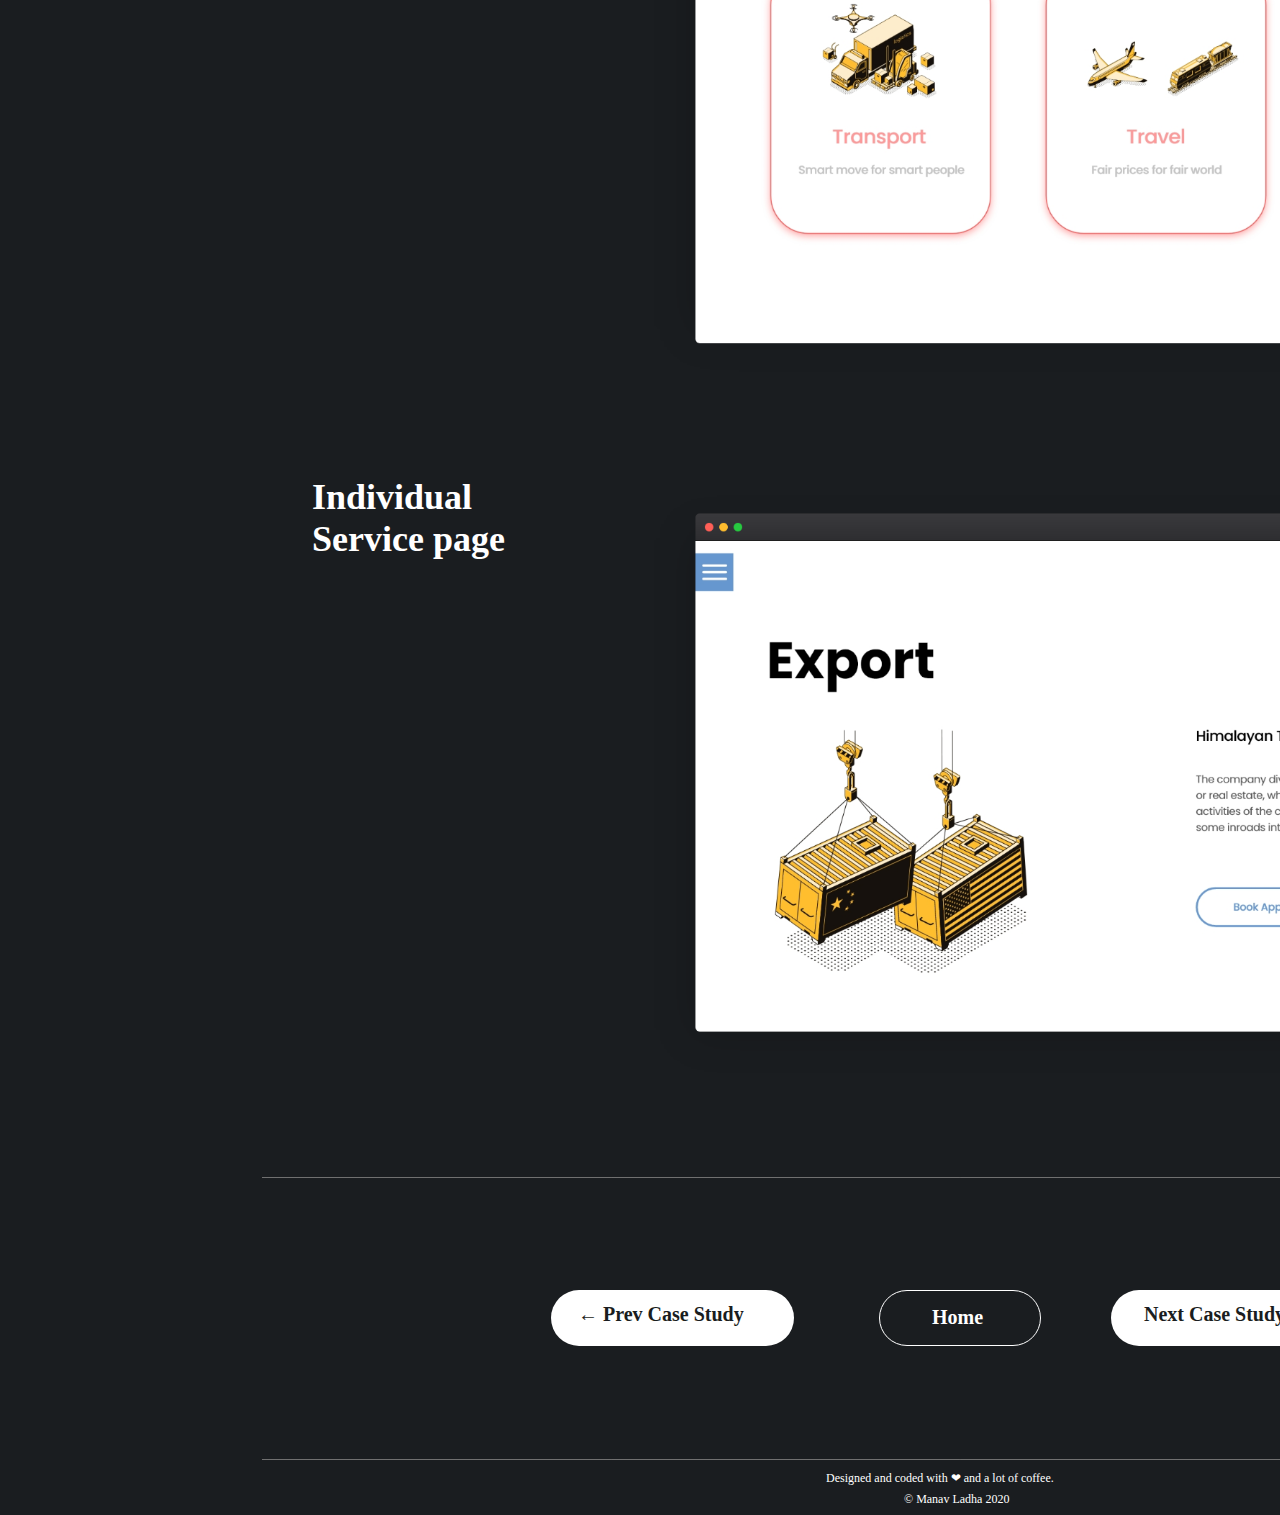
<file: haa___1.html>
<!-- 
/*
 *	This content is generated from the PSD File Info.
 *	(Alt+Shift+Ctrl+I).
 *
 *	@desc 		
 *	@file 		index
 *	@date 		0
 *	@title 		index
 *	@author 	
 *	@keywords 	
 *	@generator 	Export Kit v1.3.xd
 *
*/
 -->
<!DOCTYPE html>
<html xmlns="http://www.w3.org/1999/xhtml" xml:lang="en" lang="en" >
	<head>
		<meta http-equiv="content-type" content="text/html" charset="utf-8" />
		<title>index</title>
		<meta name="viewport" content="width=device-width, initial-scale=1.0">
		<meta name="description" content="" >
		<link rel="StyleSheet" href="index.css" />
		<script src="https://secure.exportkit.com/cdn/js/ek_googlefonts.js"></script>
		<!-- Add your custom HEAD content here -->

	</head>
	<body>
		<div id="content-container" >


			<div id="page_haa___1_ek1"  >
				<div id="_bg__haa___1_ek2"  ></div>
				<div id="overview_ek1" >
					Overview
				</div>
				<div id="design" >
					Design
				</div>
				<img src="skins/line_6_ek2.png" id="line_6_ek2" />
				<img src="skins/line_7_ek1.png" id="line_7_ek1" />
				<img src="skins/line_5_ek3.png" id="line_5_ek3" />
				<img src="skins/line_9_ek1.png" id="line_9_ek1" />
				<a id="work_ek3_link" href="index.html" >
				<div id="work_ek3" >
					Work
				</div>
				</a>
				<div id="about_ek3" >
					About
				</div>
				<div id="resume_ek4" >
					Resume
				</div>
				<div id="himalayan_ek2" >
					Himalayan
				</div>
				<div id="it_s_a_company_which_started_it_s_business_as_exporter_of_various_textile_products_from_india_" >
					It's a company which started it's business<br/>as exporter of various textile products<br/>from India.
				</div>
				<div id="landing_page_ek1" >
					Landing page
				</div>
				<div id="about_us_page" >
					About us<br/>page
				</div>
				<div id="contact_us_page" >
					Contact us<br/>page
				</div>
				<div id="individual_service_page" >
					Individual<br/>Service page
				</div>
				<div id="services_page" >
					Services<br/>page
				</div>

				<div id="group_7_ek1"  >

					<div id="group_10"  >
						<div id="december_2019___january_2020" >
							December 2019 - January 2020
						</div>
						<div id="about_himalayan" >
							About<br/>Himalayan
						</div>

					</div>
					<div id="[base64]" >
						The company started it's business as exporter of various textile products from India and later on, expanded it's export base to some non-textile items like Cashew, Surgical Instruments, Home Fashions, Handicrafts, etc.<br/><br/>The company further diversified it's business into marketing of real estate, which is now one of the main business activities of the company.
					</div>

				</div>
				<div id="rectangle_19_ek1"  ></div>
				<div id="rectangle_20_ek1"  ></div>
				<div id="rectangle_21_ek1"  ></div>
				<a id="home_ek1_link" href="index.html" >
				<div id="home_ek1" >
					Home
				</div>
				</a>
				<div id="next_case_study___ek1" >
					Next Case Study <span class="char">%E2%86%92</span>
				</div>
				<div id="_____prev_case_study__ek1" >
					  <span class="char">%E2%86%90 </span> Prev Case Study 
				</div>
				<div id="designed_and_coded_with___and_a_lot_of_coffee__ek3" >
					Designed and coded with <span class="char">%E2%9D%A4 </span> and a lot of coffee.
				</div>
				<div id="___manav_ladha_2020__ek3" >
					<span class="char">%C2%A9 </span> Manav Ladha 2020 
				</div>
				<div id="personal_project" >
					Personal Project
				</div>
				<img src="skins/_1.png" id="_1" />
				<img src="skins/_1_ek1.png" id="_1_ek1" />
				<img src="skins/browser_ek1.png" id="browser_ek1" />
				<img src="skins/_3.png" id="_3" />
				<img src="skins/_4.png" id="_4" />
				<img src="skins/browser_ek2.png" id="browser_ek2" />
				<div id="font_" >
					Font:
				</div>
				<div id="poppins" >
					Poppins
				</div>
				<div id="aa_bb_cc_dd_ee_ff_gg_hh_ii_jj_kk_ll_mm_nn_oo_pp_qq_rr_ss_tt_uu_vv_ww_xx_yy_zz" >
					Aa Bb Cc Dd Ee Ff Gg Hh Ii<br/>Jj Kk Ll Mm Nn Oo Pp Qq Rr<br/>Ss Tt Uu Vv Ww Xx Yy Zz
				</div>
				<div id="_0_1_2_3_4_5_6_7_8_9____________________" >
					0 1 2 3 4 5 6 7 8 9<br/>! @ # $ % ^ &amp; * ? /
				</div>
				<div id="__6496ce" >
					#6496CE
				</div>
				<div id="__000000" >
					#000000
				</div>
				<div id="__ffbe2e" >
					#FFBE2E
				</div>
				<div id="__f6b1b1" >
					#F6B1B1
				</div>
				<div id="colours___" >
					Colours : 
				</div>
				<div id="ellipse_1"  ></div>
				<div id="ellipse_2"  ></div>
				<div id="ellipse_3"  ></div>
				<div id="ellipse_4"  ></div>

			</div>


		</div>
		<script>var specialChars = document.querySelectorAll("span.char"); for(var c=0; c<specialChars.length; c++){ specialChars[c].innerHTML = decodeURIComponent(specialChars[c].innerHTML); }</script>
	</body>
</html>
</file>
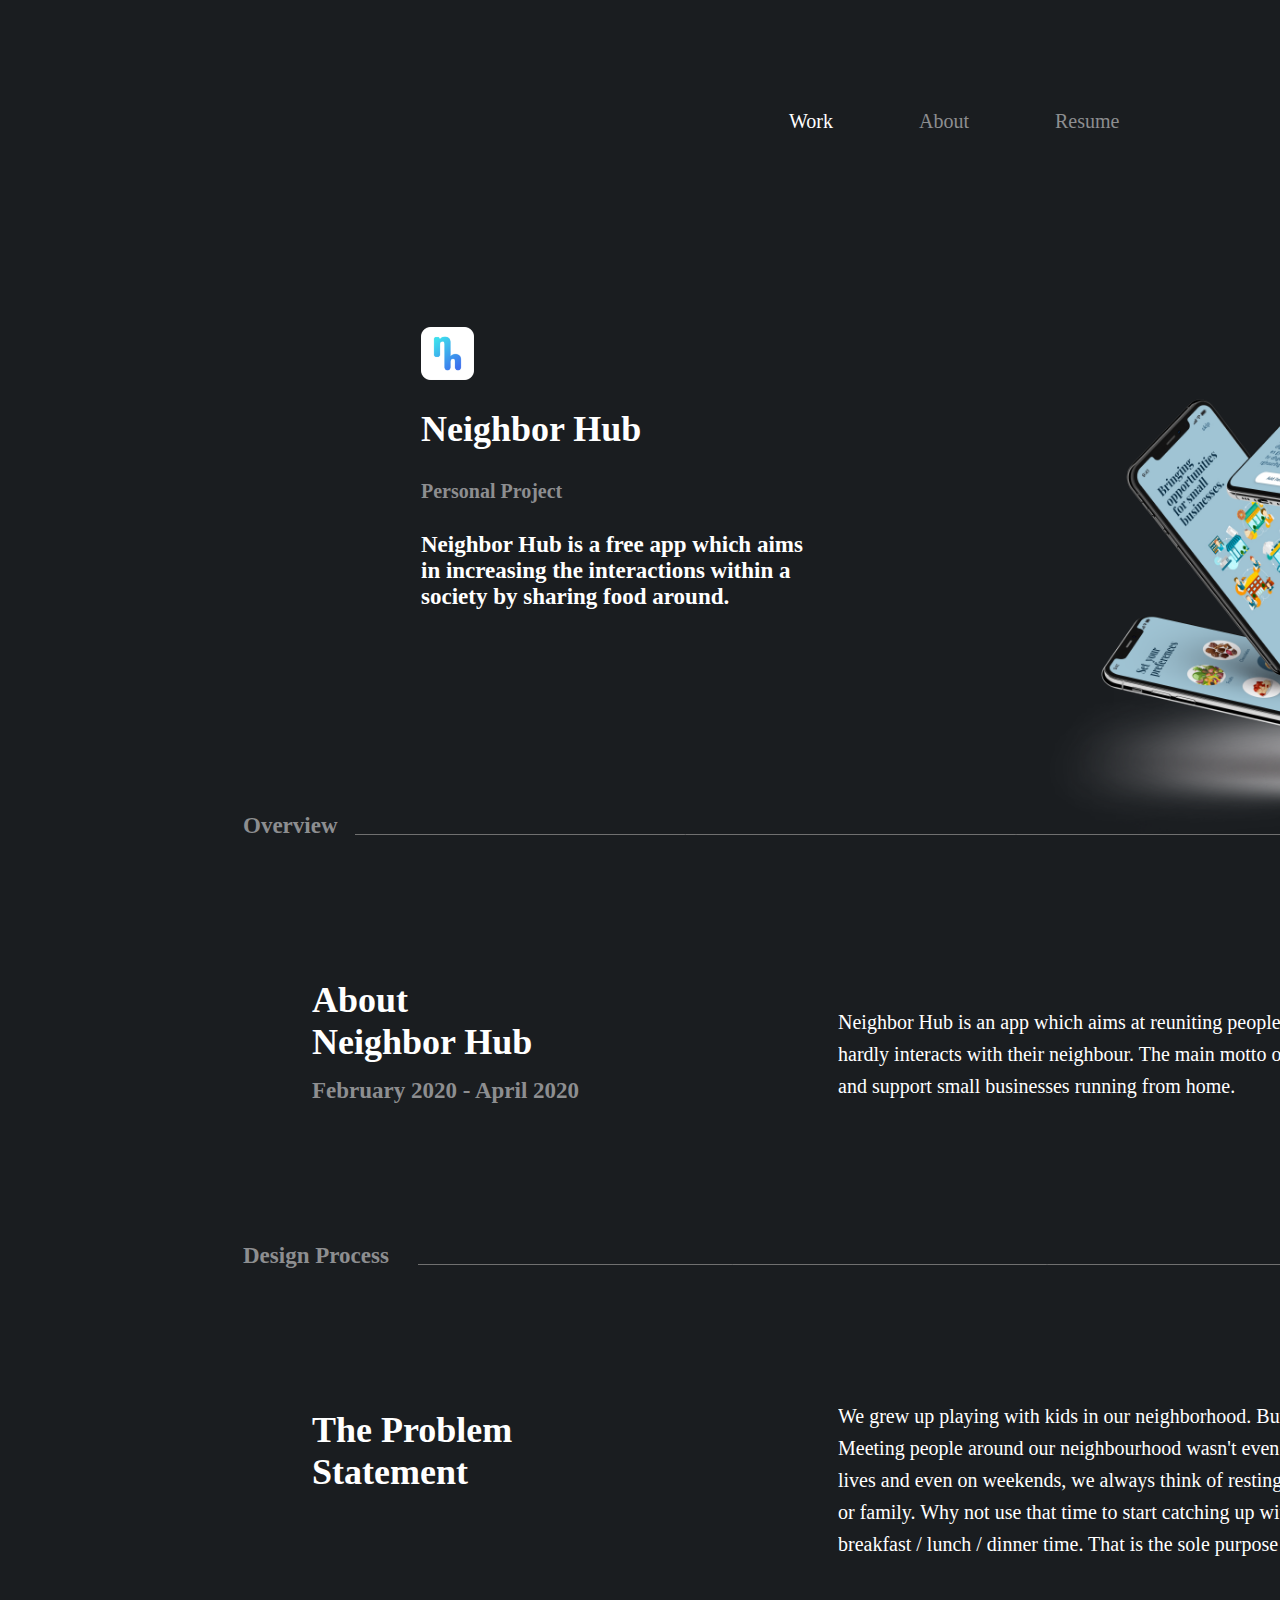
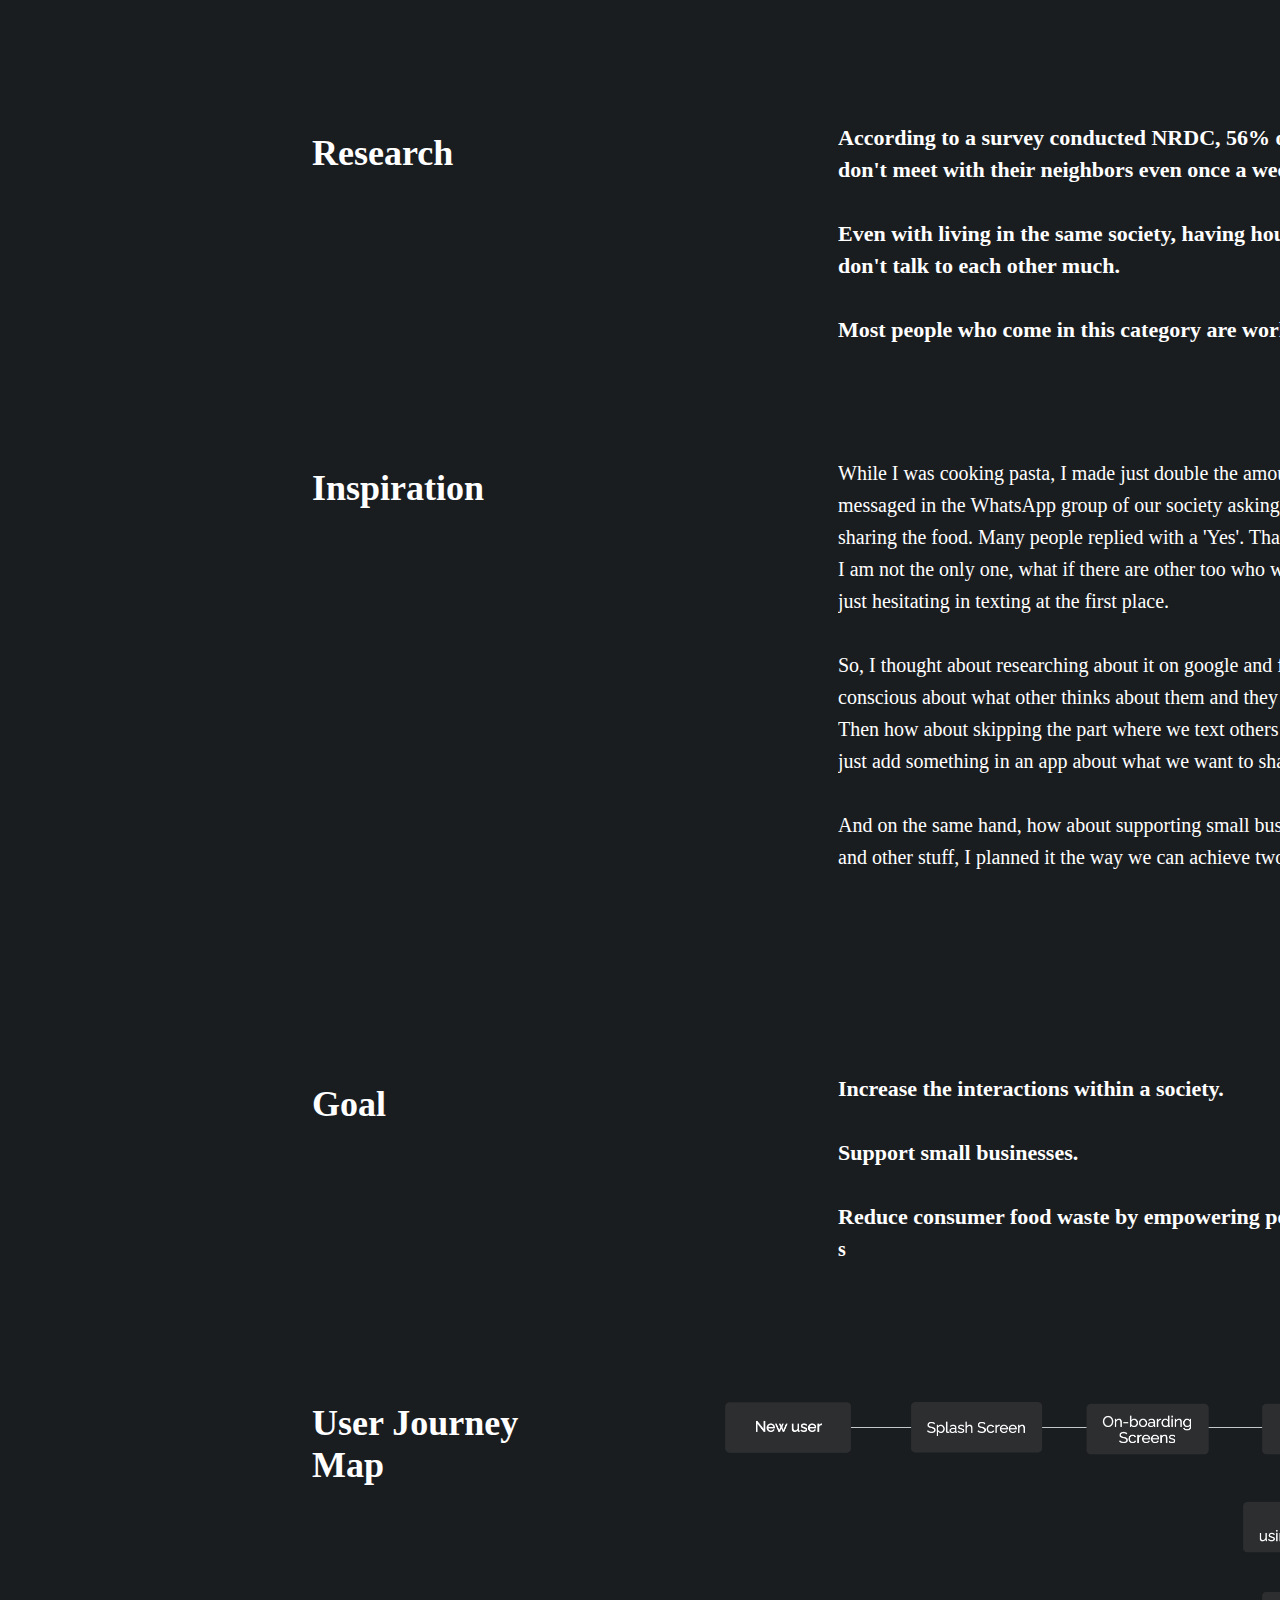
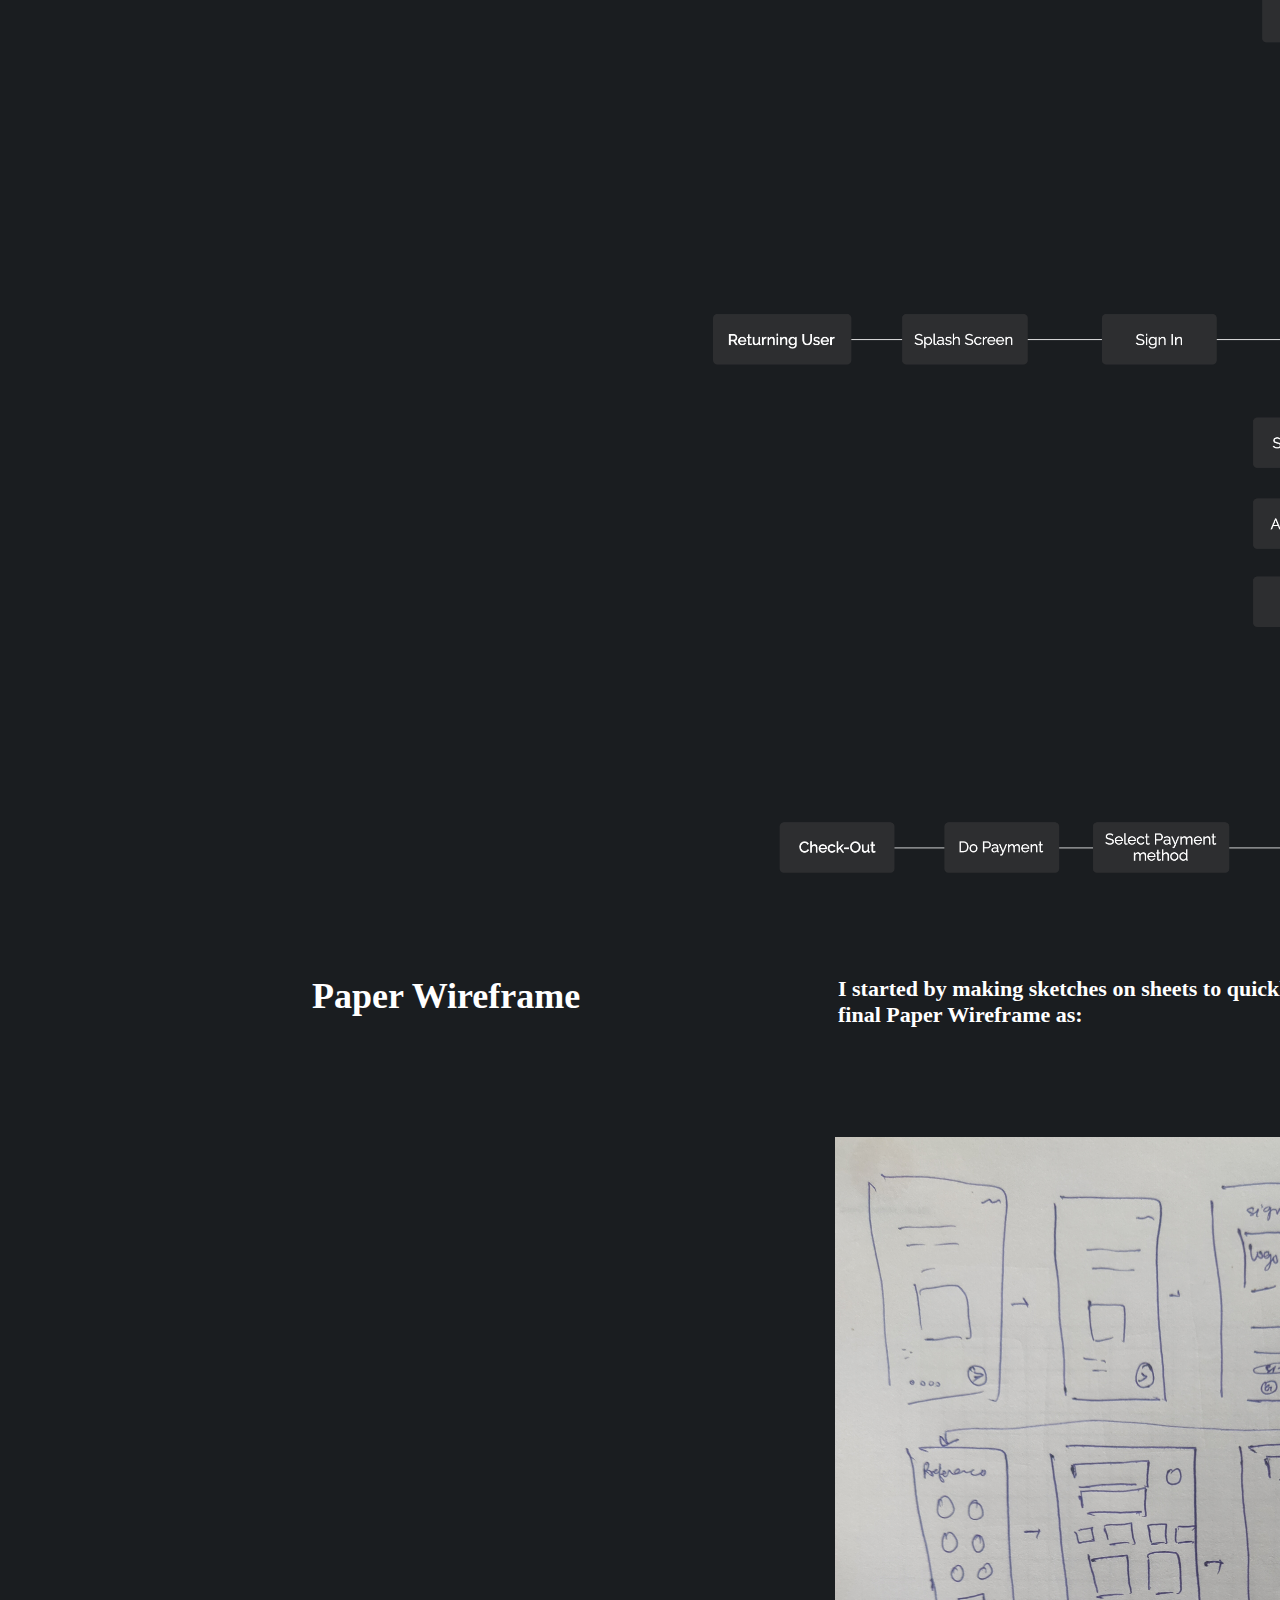
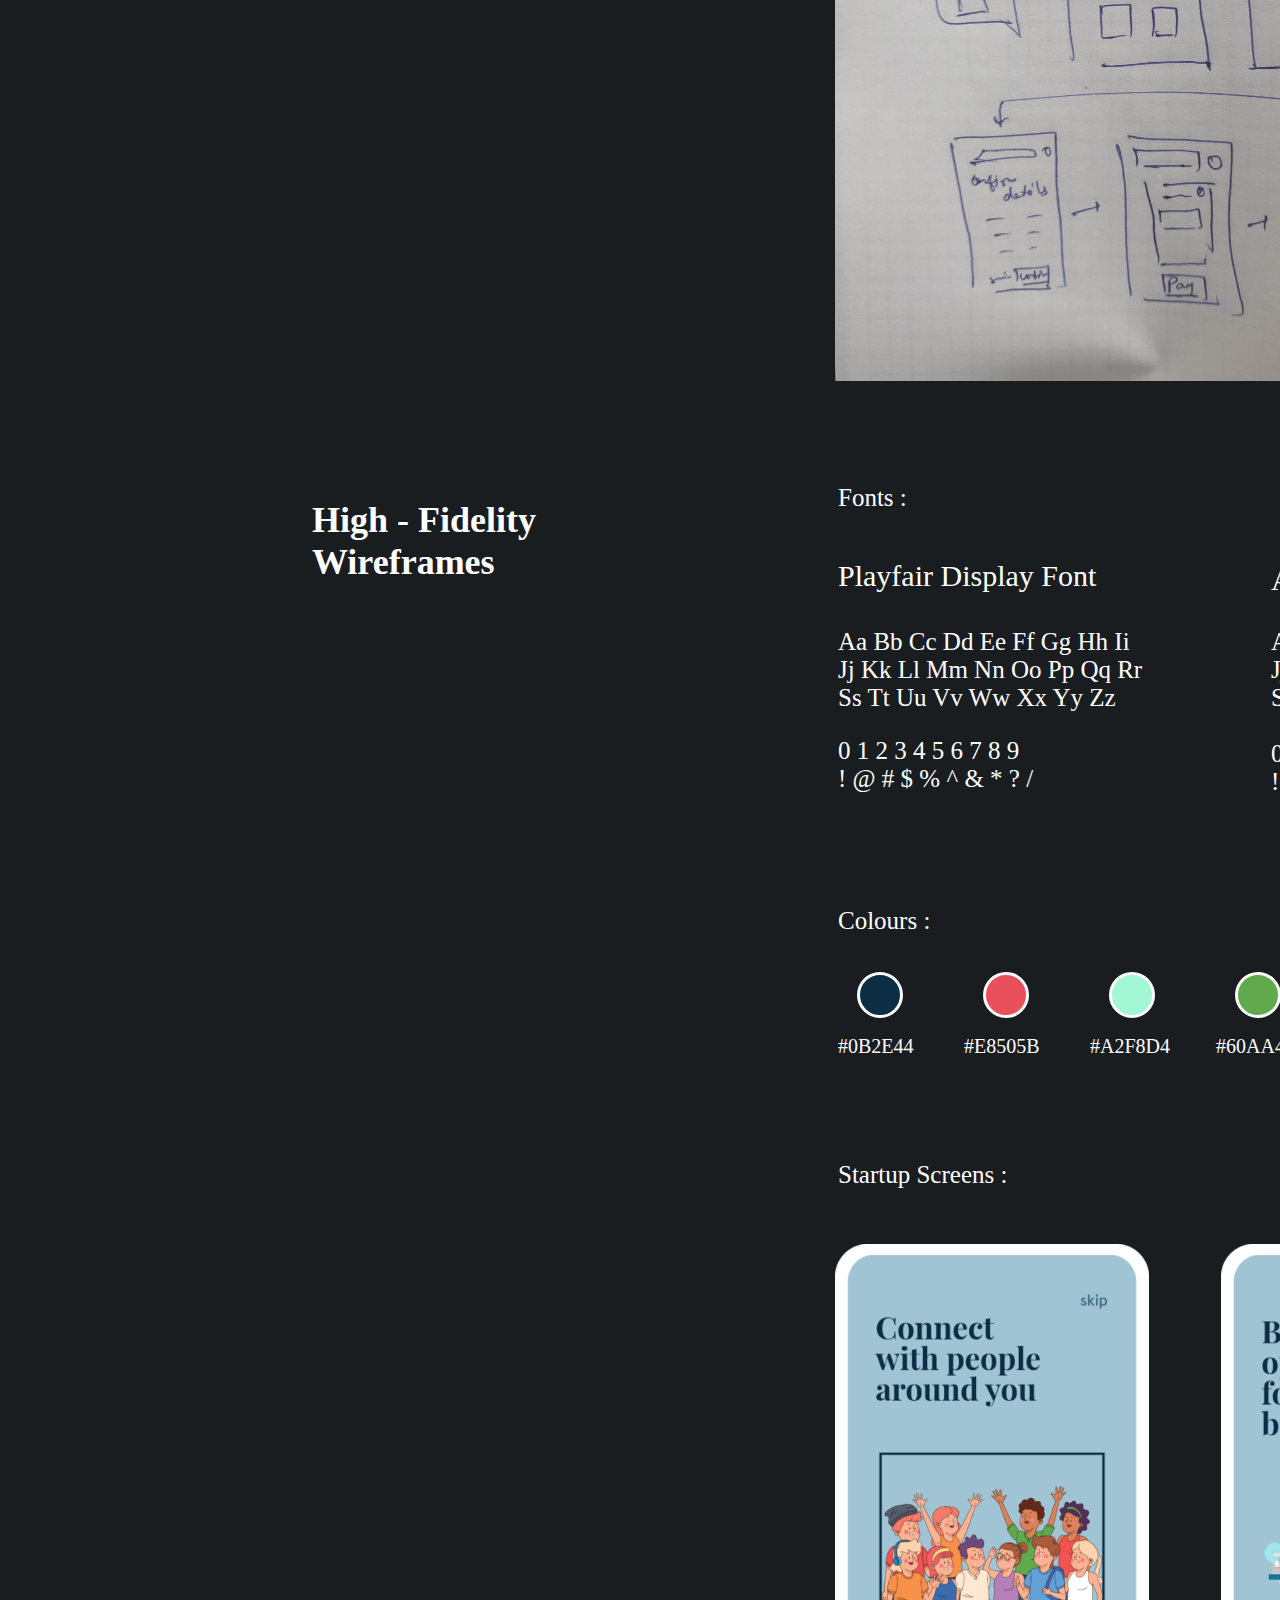
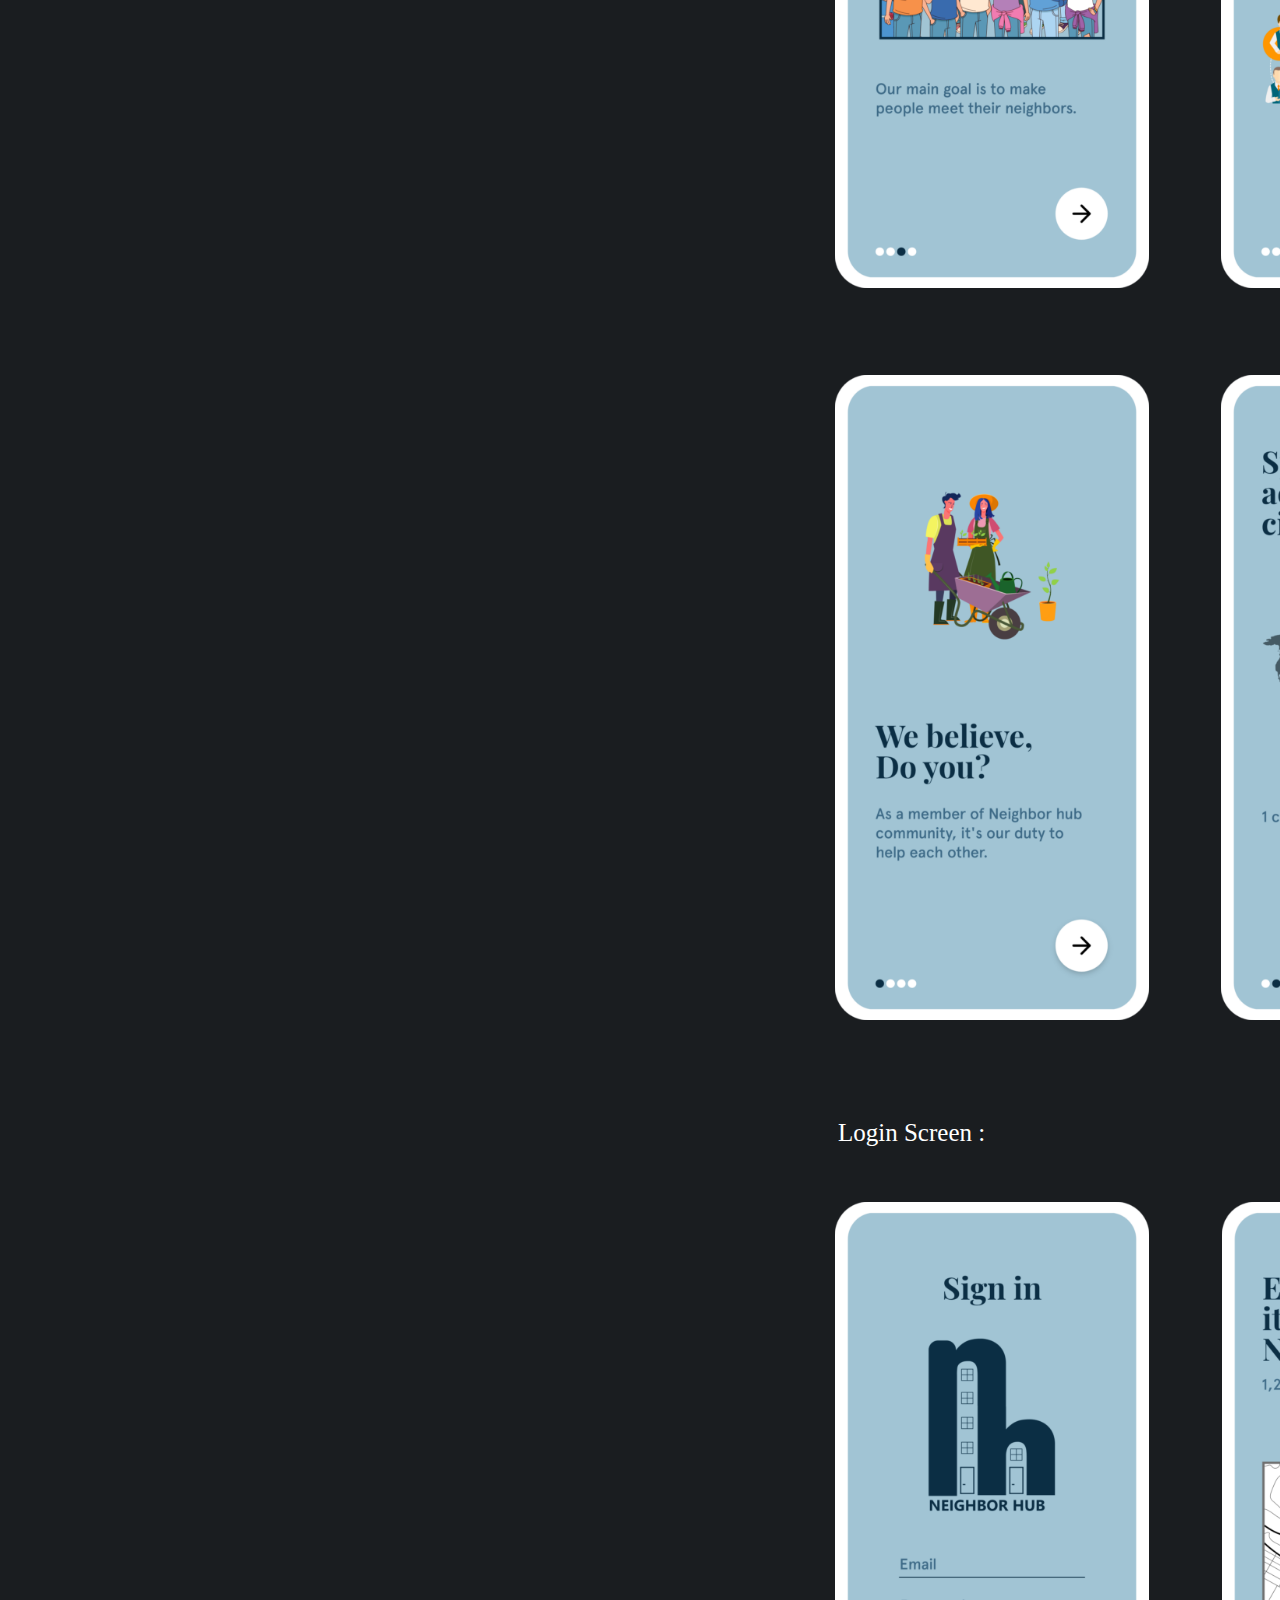
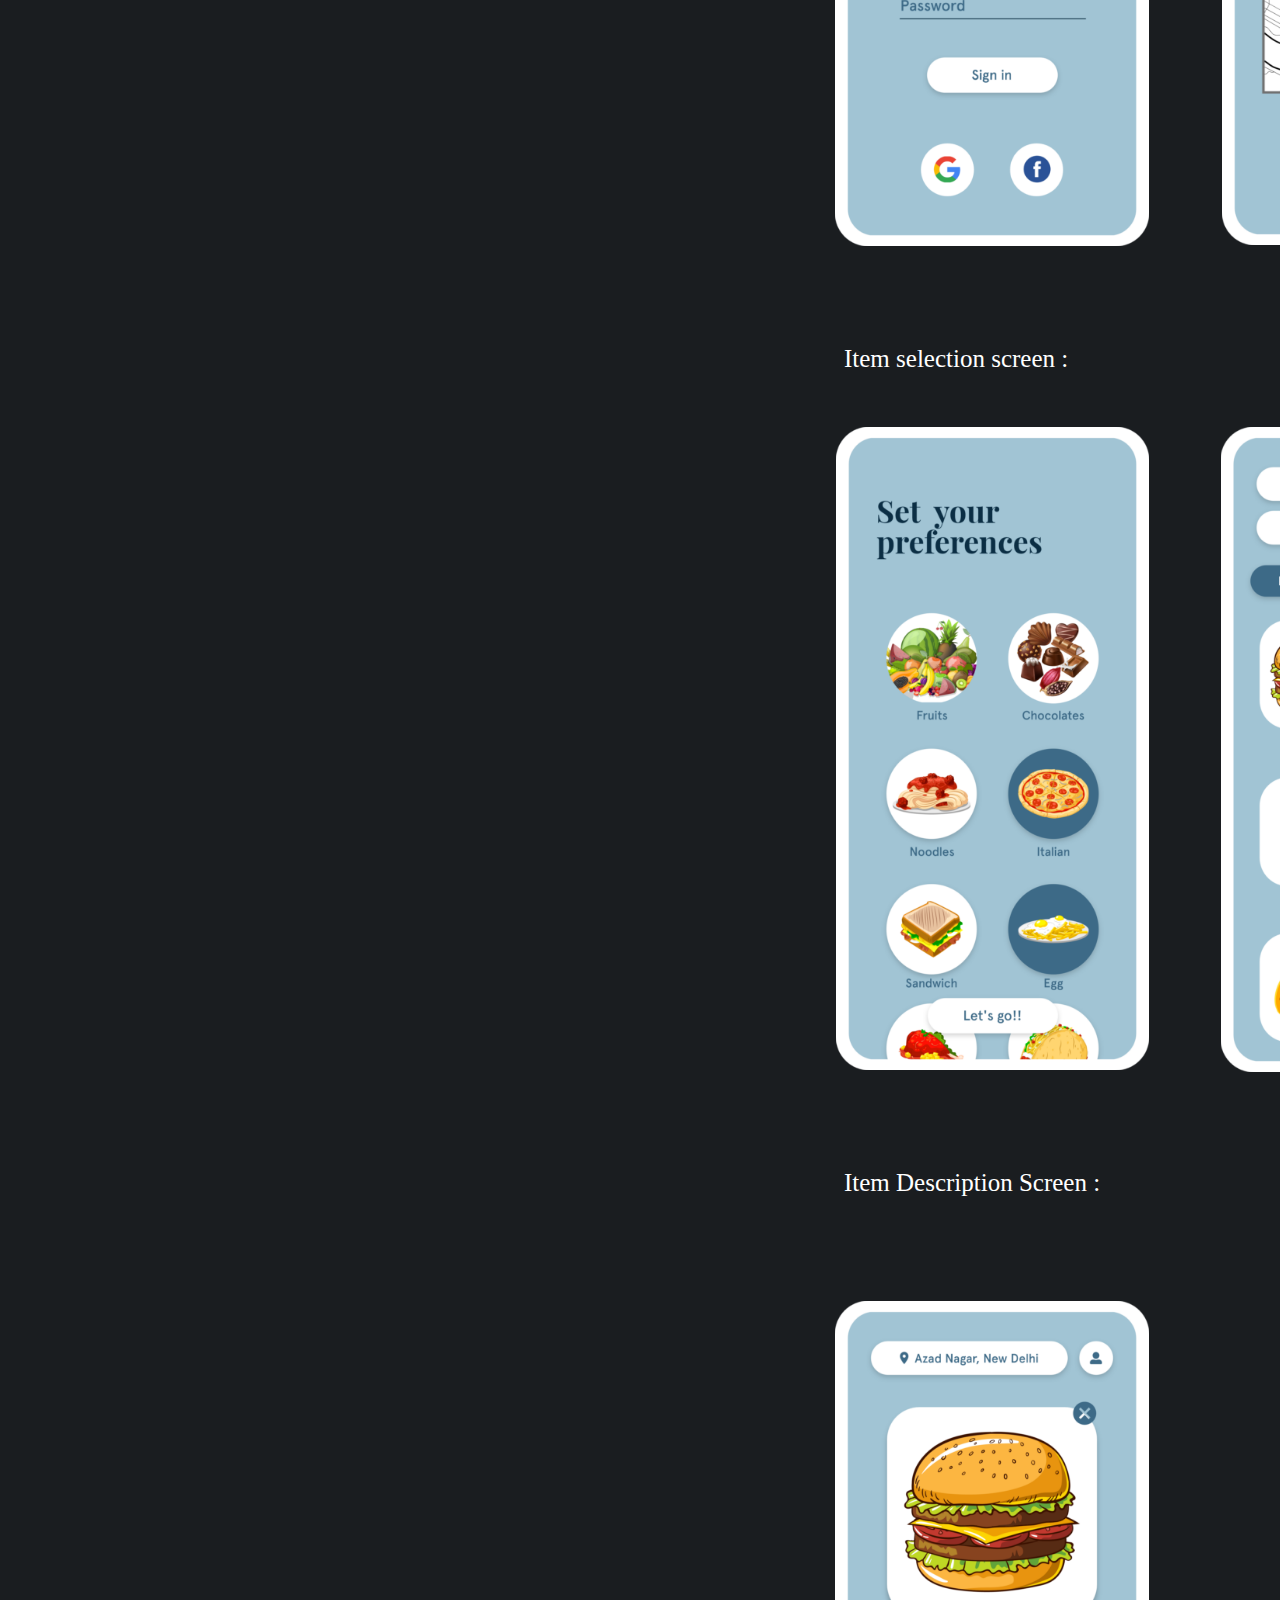
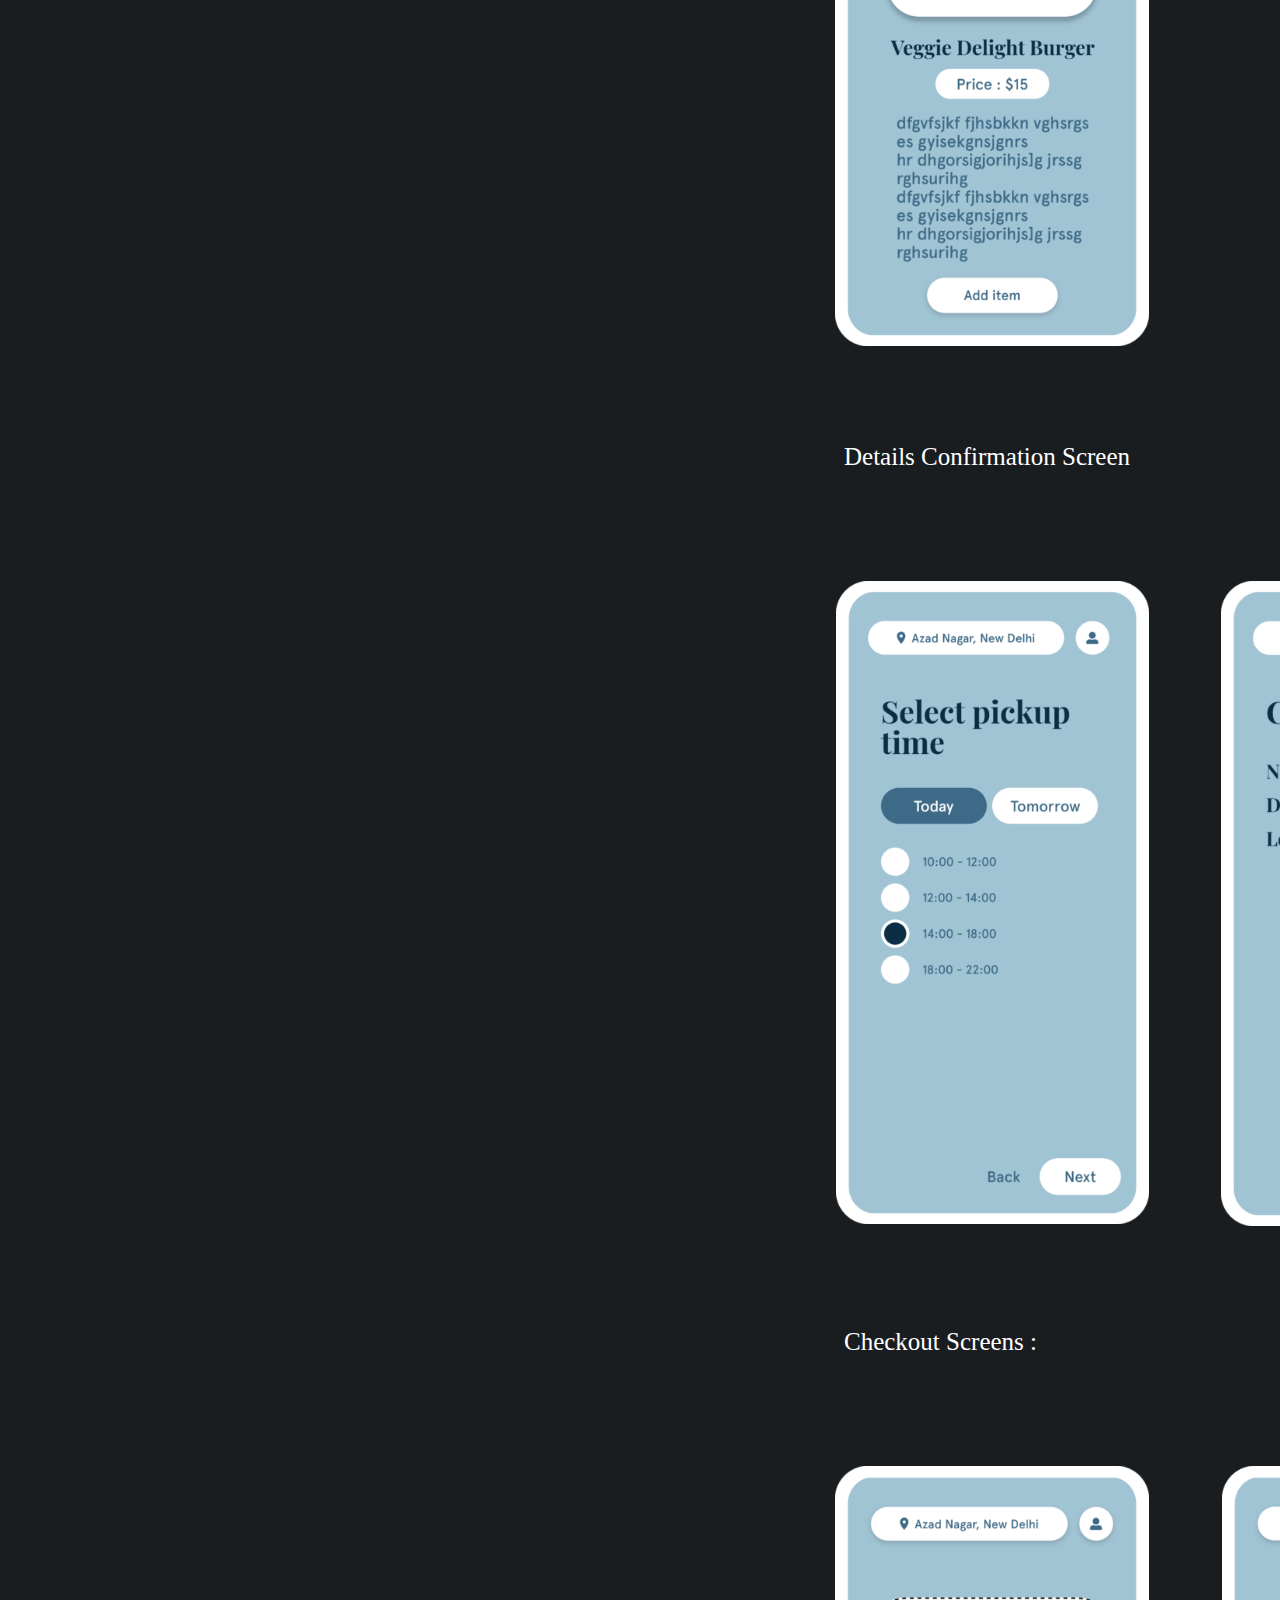
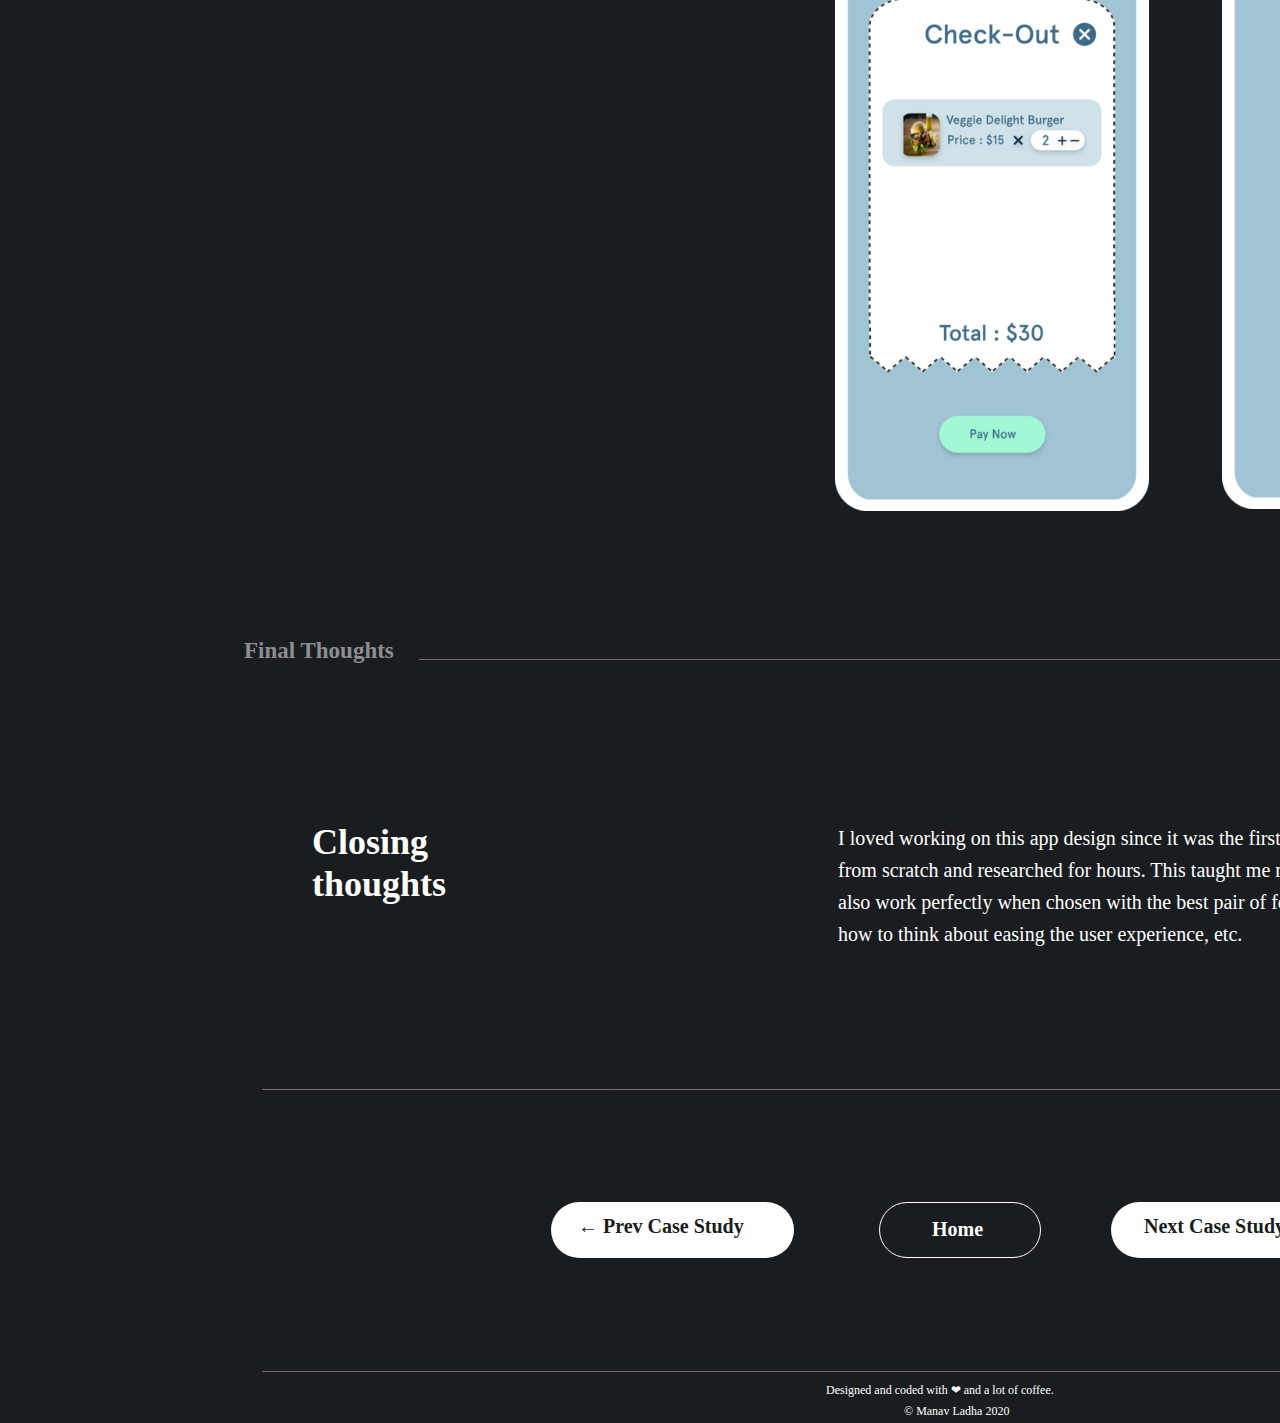
<file: neighbor_hub.html>
<!-- 
/*
 *	This content is generated from the PSD File Info.
 *	(Alt+Shift+Ctrl+I).
 *
 *	@desc 		
 *	@file 		index
 *	@date 		0
 *	@title 		index
 *	@author 	
 *	@keywords 	
 *	@generator 	Export Kit v1.3.xd
 *
*/
 -->
<!DOCTYPE html>
<html xmlns="http://www.w3.org/1999/xhtml" xml:lang="en" lang="en" >
	<head>
		<meta http-equiv="content-type" content="text/html" charset="utf-8" />
		<title>index</title>
		<meta name="viewport" content="width=device-width, initial-scale=1.0">
		<meta name="description" content="" >
		<link rel="StyleSheet" href="index.css" />
		<script src="https://secure.exportkit.com/cdn/js/ek_googlefonts.js"></script>
		<!-- Add your custom HEAD content here -->

	</head>
	<body>
		<div id="content-container" >




			<div id="page_neighbor_hub_ek3"  >
				<div id="_bg__neighbor_hub_ek4"  ></div>
				<div id="overview_ek2" >
					Overview
				</div>
				<div id="design_process_ek1" >
					Design Process
				</div>
				<img src="skins/line_6_ek3.png" id="line_6_ek3" />
				<img src="skins/line_7_ek2.png" id="line_7_ek2" />
				<img src="skins/line_5_ek4.png" id="line_5_ek4" />
				<img src="skins/line_9_ek2.png" id="line_9_ek2" />
				<a id="work_ek4_link" href="index.html" >
				<div id="work_ek4" >
					Work
				</div>
				</a>
				<a id="about_ek4_link" href="about_me.html" >
				<div id="about_ek4" >
					About
				</div>
				</a>
				<div id="resume_ek5" >
					Resume
				</div>
				<div id="neighbor_hub_ek5" >
					Neighbor Hub
				</div>
				<div id="neighbor_hub_is_a_free_app_which_aims_in_increasing_the_interactions_within_a_society_by_sharing_food_around_" >
					Neighbor Hub is a free app which aims<br/>in increasing the interactions within a<br/>society by sharing food around.
				</div>
				<div id="personal_project_ek1" >
					Personal Project
				</div>
				<div id="the_problem_statement" >
					The Problem<br/>Statement
				</div>
				<div id="inspiration" >
					Inspiration
				</div>
				<div id="research_ek2" >
					Research
				</div>
				<div id="goal" >
					Goal
				</div>
				<div id="user_journey_map" >
					User Journey<br/>Map
				</div>
				<div id="paper_wireframe" >
					Paper Wireframe
				</div>
				<div id="high____fidelity_wireframes_ek1" >
					High  - Fidelity<br/>Wireframes
				</div>
				<div id="february_2020___april_2020" >
					February 2020 - April 2020
				</div>
				<div id="about_neighbor_hub" >
					About<br/>Neighbor Hub
				</div>
				<div id="[base64]" >
					Neighbor Hub is an app which aims at reuniting people living in a society in this era where one hardly interacts with their neighbour. The main motto of the app is to increase the interactions and support small businesses running from home.
				</div>
				<div id="[base64]" >
					We grew up playing with kids in our neighborhood. But as we grew up, our priorities changes. Meeting people around our neighbourhood wasn't even a routine anymore. We got busy in our lives and even on weekends, we always think of resting at home alone or with just a few friends or family. Why not use that time to start catching up with people around us, or maybe just the breakfast / lunch / dinner time. That is the sole purpose of this app.
				</div>
				<div id="[base64]" >
					While I was cooking pasta, I made just double the amount than I intended to. I quickly messaged in the WhatsApp group of our society asking for anyone who was interested in sharing the food. Many people replied with a 'Yes'. That rang a bell inside my mind that what if I am not the only one, what if there are other too who want to share their food with us but are just hesitating in texting at the first place.<br/><br/>So, I thought about researching about it on google and found that 28% of people are just too conscious about what other thinks about them and they always need a push to talk with others. Then how about skipping the part where we text others and wait for their reply when we can just add something in an app about what we want to share with others.<br/><br/>And on the same hand, how about supporting small businesses like making chocolate at home and other stuff, I planned it the way we can achieve two solutions in the same product.
				</div>
				<div id="[base64]" >
					<span style="color:#ffffff; font-style:normal; ">According to a survey conducted NRDC, 56% of people living in a neighborhood don't meet with their neighbors even once a week.<br/><br/>Even with living in the same society, having houses at a distance of 10m, people don't talk to each other much.<br/><br/>Most people who come in this category are working people and old age people.</span><span style="color:#ffffff; font-size:20px; font-style:normal; "></span>
				</div>
				<div id="___increase_the_interactions_within_a_society_____support_small_businesses_____reduce_consumer_food_waste_by_empowering_people_to_share_before_they_____spare_" >
					<span style="color:#ffffff; font-style:normal; "> Increase the interactions within a society.<br/><br/> Support small businesses.<br/><br/> Reduce consumer food waste by empowering people to share before they<br/>    </span><span style="color:#ffffff; font-size:20px; font-style:normal; ">s</span>
				</div>
				<div id="i_started_by_making_sketches_on_sheets_to_quickly_have_a_flow_of_ideas__i_made_the__final_paper_wireframe_as_" >
					I started by making sketches on sheets to quickly have a flow of ideas. I made the <br/>final Paper Wireframe as:
				</div>
				<div id="startup_screens__" >
					Startup Screens :
				</div>
				<div id="fonts__" >
					Fonts :
				</div>
				<div id="playfair_display_font" >
					Playfair Display Font
				</div>
				<div id="aa_bb_cc_dd_ee_ff_gg_hh_ii_jj_kk_ll_mm_nn_oo_pp_qq_rr_ss_tt_uu_vv_ww_xx_yy_zz_ek1" >
					Aa Bb Cc Dd Ee Ff Gg Hh Ii<br/>Jj Kk Ll Mm Nn Oo Pp Qq Rr<br/>Ss Tt Uu Vv Ww Xx Yy Zz
				</div>
				<div id="_0_1_2_3_4_5_6_7_8_9_____________________ek1" >
					0 1 2 3 4 5 6 7 8 9<br/>! @ # $ % ^ &amp; * ? /
				</div>
				<div id="_0_1_2_3_4_5_6_7_8_9_____________________ek2" >
					0 1 2 3 4 5 6 7 8 9<br/>! @ # $ % ^ &amp; * ? /
				</div>
				<div id="apercu_font" >
					Apercu Font
				</div>
				<div id="aa_bb_cc_dd_ee_ff_gg_hh_ii_jj_kk_ll_mm_nn_oo_pp_qq_rr_ss_tt_uu_vv_ww_xx_yy_zz_ek2" >
					Aa Bb Cc Dd Ee Ff Gg Hh Ii<br/>Jj Kk Ll Mm Nn Oo Pp Qq Rr<br/>Ss Tt Uu Vv Ww Xx Yy Zz
				</div>
				<div id="login_screen__" >
					Login Screen :
				</div>
				<div id="item_selection_screen__" >
					Item selection screen :
				</div>
				<div id="item_description_screen__" >
					Item Description Screen :
				</div>
				<div id="details_confirmation_screen" >
					Details Confirmation Screen
				</div>
				<div id="checkout_screens__" >
					Checkout Screens :
				</div>
				<div id="final_thoughts_ek1" >
					Final Thoughts
				</div>
				<img src="skins/line_8_ek1.png" id="line_8_ek1" />
				<div id="closing_thoughts_ek1" >
					Closing<br/>thoughts
				</div>
				<div id="[base64]" >
					I loved working on this app design since it was the first design of my own on which I worked from scratch and researched for hours. This taught me many things like, a simple design can also work perfectly when chosen with the best pair of fonts and colours, the basics of user flow, how to think about easing the user experience, etc.
				</div>
				<a id="rectangle_19_ek2_link" href="index.html" >
				<div id="rectangle_19_ek2"  ></div>
				</a>
				<div id="rectangle_20_ek2"  ></div>
				<a id="rectangle_21_ek2_link" href="haa.html" >
				<div id="rectangle_21_ek2"  ></div>
				</a>
				<a id="home_ek2_link" href="index.html" >
				<div id="home_ek2" >
					Home
				</div>
				</a>
				<div id="next_case_study___ek2" >
					Next Case Study <span class="char">%E2%86%92</span>
				</div>
				<a id="_____prev_case_study__ek2_link" href="haa.html" >
				<div id="_____prev_case_study__ek2" >
					  <span class="char">%E2%86%90 </span> Prev Case Study 
				</div>
				</a>
				<div id="designed_and_coded_with___and_a_lot_of_coffee__ek4" >
					Designed and coded with <span class="char">%E2%9D%A4 </span> and a lot of coffee.
				</div>
				<div id="___manav_ladha_2020__ek4" >
					<span class="char">%C2%A9 </span> Manav Ladha 2020 
				</div>
				<img src="skins/group_8_ek1.png" id="group_8_ek1" />
				<img src="skins/os3.png" id="os3" />
				<img src="skins/os4.png" id="os4" />
				<img src="skins/os1.png" id="os1" />
				<img src="skins/os2.png" id="os2" />
				<img src="skins/sign_in.png" id="sign_in" />
				<img src="skins/location.png" id="location" />
				<img src="skins/preferences.png" id="preferences" />
				<img src="skins/group_8_ek2.png" id="group_8_ek2" />
				<img src="skins/_2.png" id="_2" />
				<img src="skins/_3_ek1.png" id="_3_ek1" />
				<img src="skins/_4_ek1.png" id="_4_ek1" />
				<img src="skins/chckout.png" id="chckout" />
				<img src="skins/final.png" id="final" />
				<div id="__0b2e44" >
					#0B2E44
				</div>
				<div id="__e8505b" >
					#E8505B
				</div>
				<div id="__a2f8d4" >
					#A2F8D4
				</div>
				<div id="__60aa4d" >
					#60AA4D
				</div>
				<div id="__a1c4d4" >
					#A1C4D4
				</div>
				<div id="colours____ek1" >
					Colours : 
				</div>
				<div id="ellipse_1_ek1"  ></div>
				<div id="ellipse_2_ek1"  ></div>
				<div id="ellipse_3_ek1"  ></div>
				<div id="ellipse_4_ek1"  ></div>
				<div id="ellipse_5"  ></div>
				<img src="skins/group_1.png" id="group_1" />
				<img src="skins/gravity_devices_ui_mockup_set_vol7.png" id="gravity_devices_ui_mockup_set_vol7" />
				<img src="skins/neighbor_hub_ek6.png" id="neighbor_hub_ek6" />

			</div>


		</div>
		<script>var specialChars = document.querySelectorAll("span.char"); for(var c=0; c<specialChars.length; c++){ specialChars[c].innerHTML = decodeURIComponent(specialChars[c].innerHTML); }</script>
	</body>
</html>
</file>
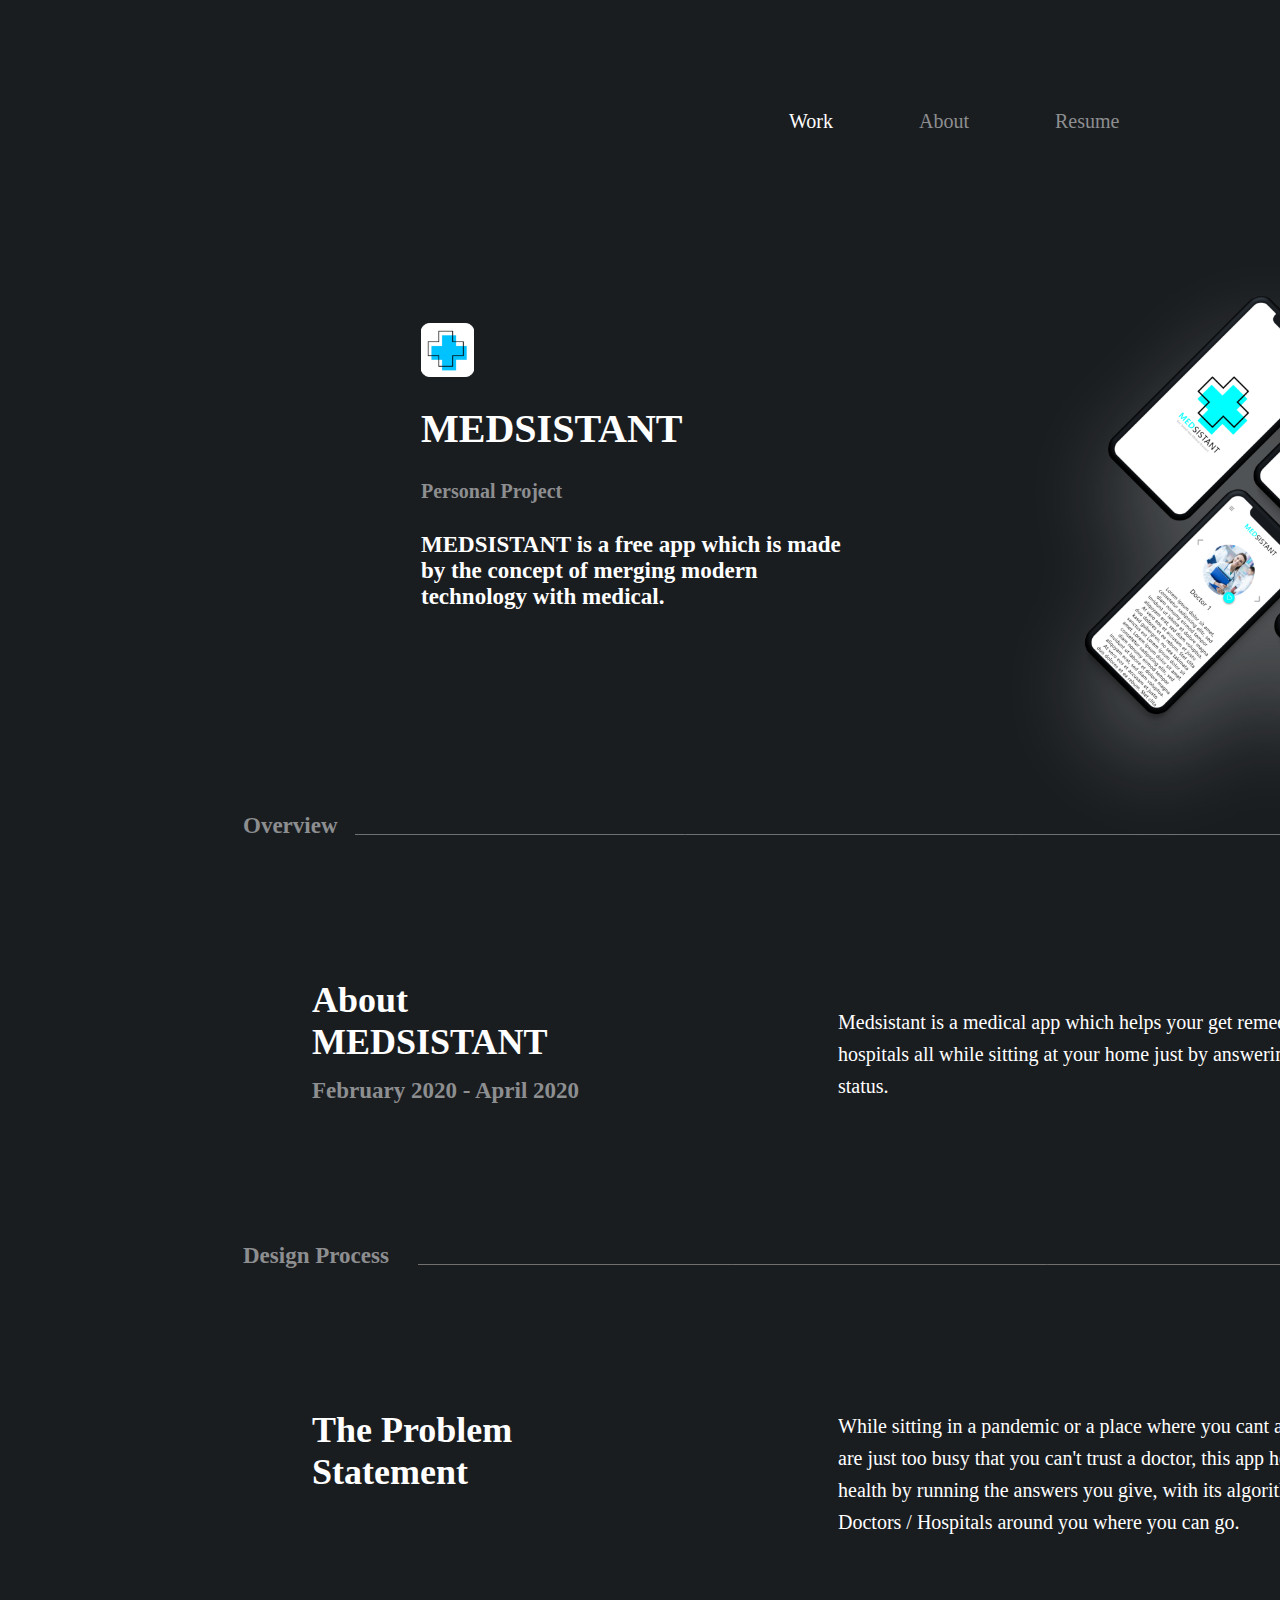
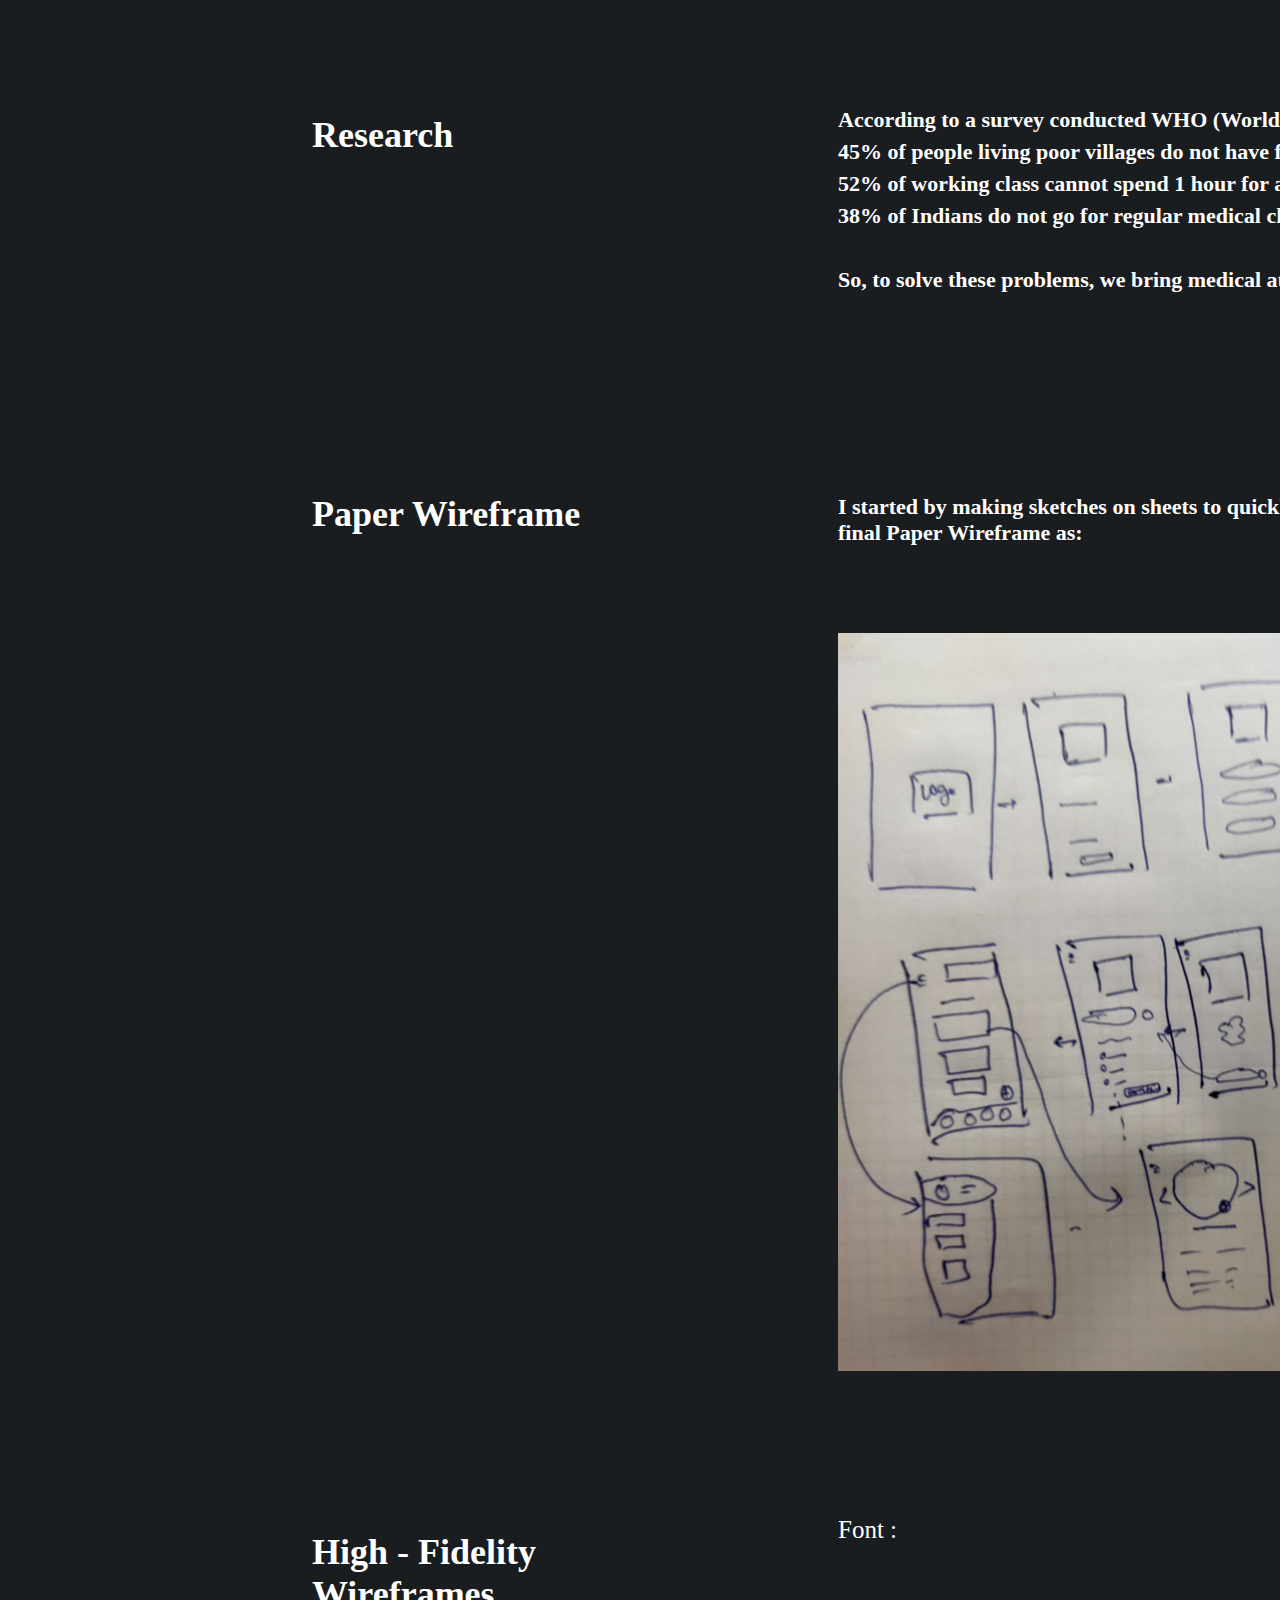
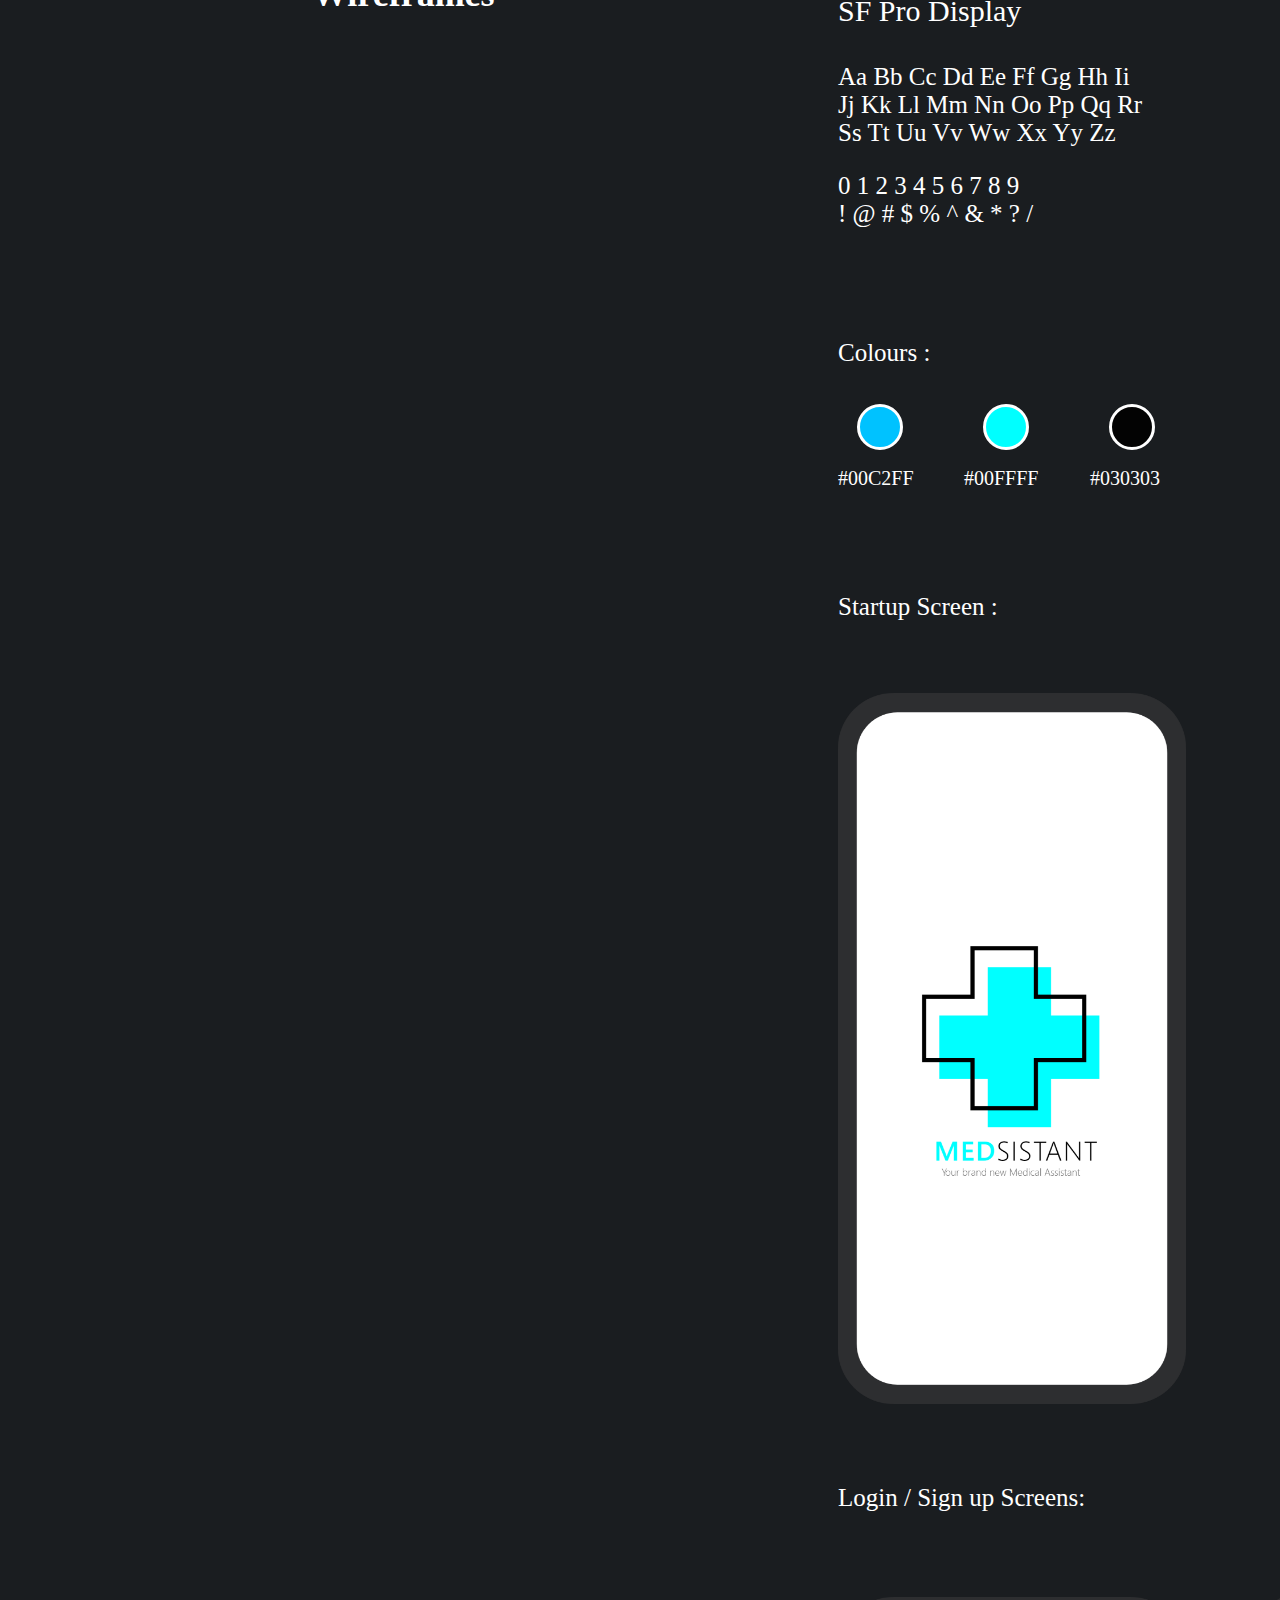
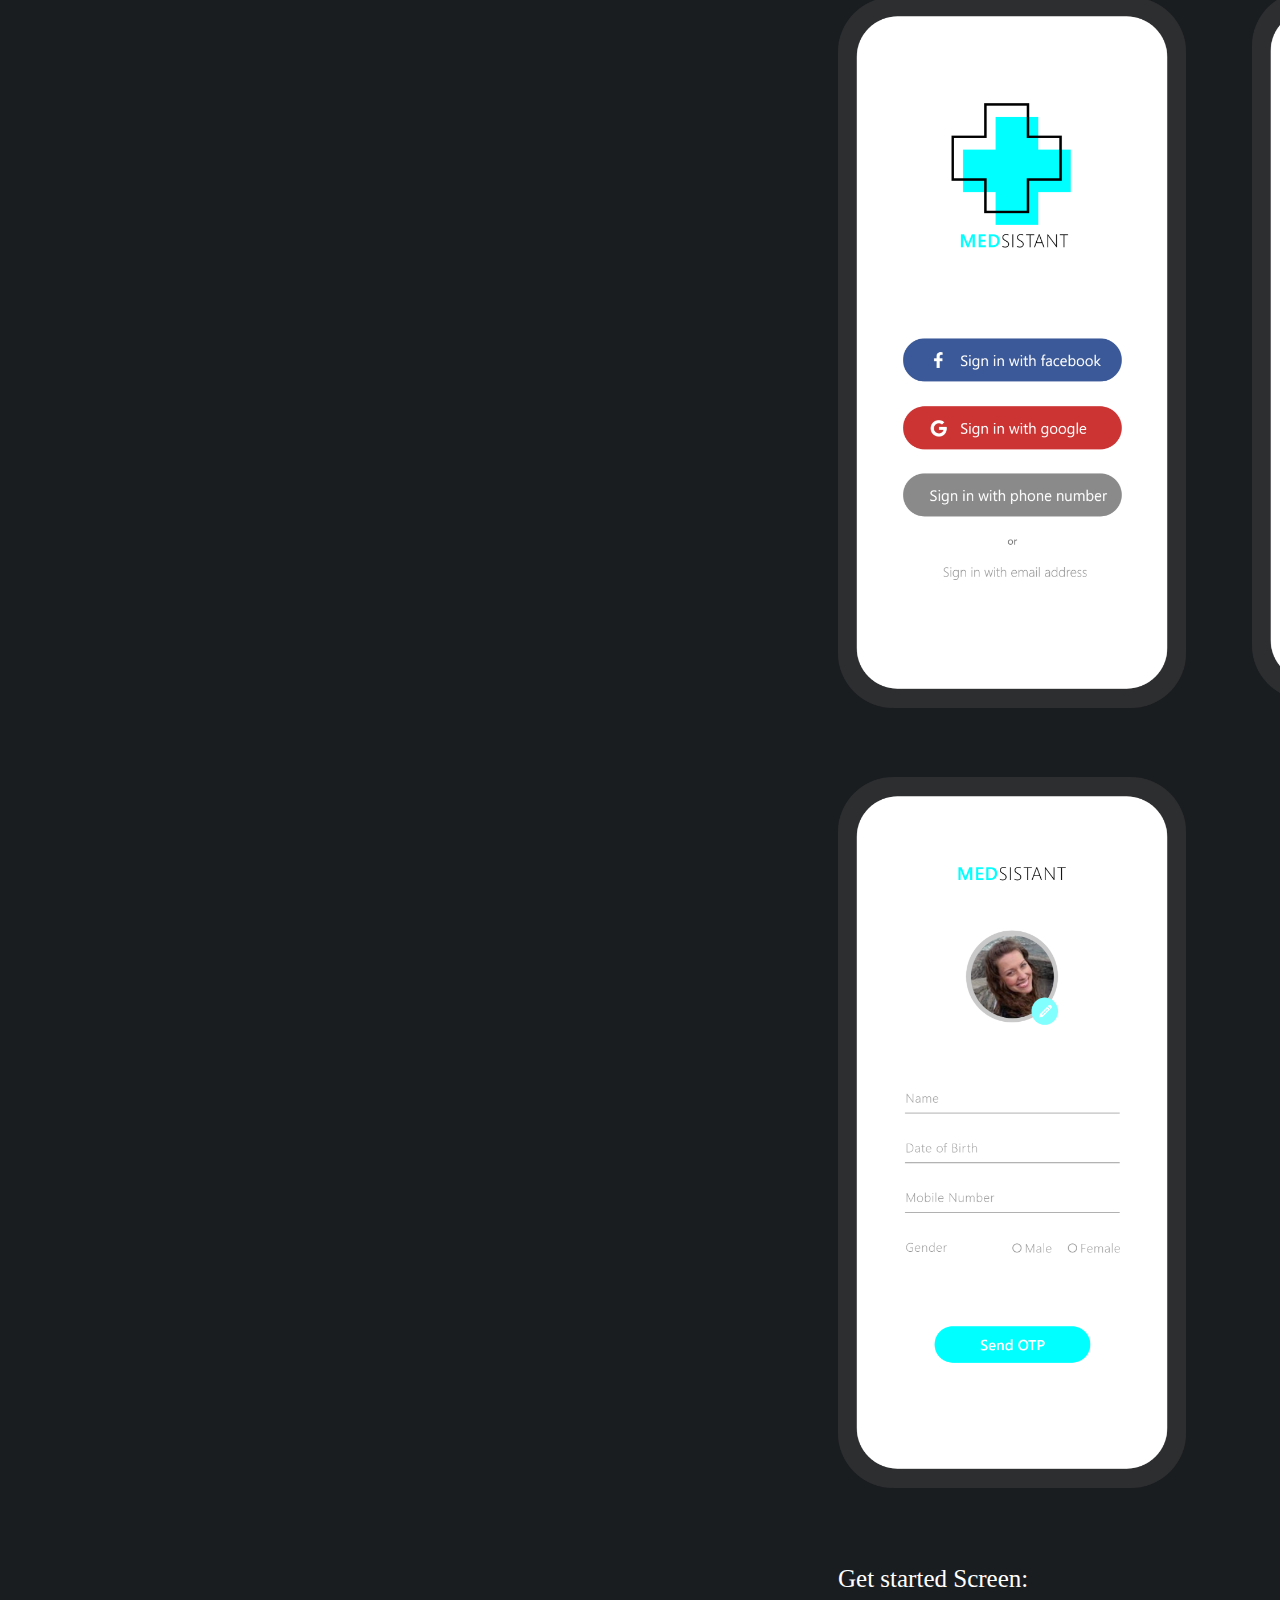
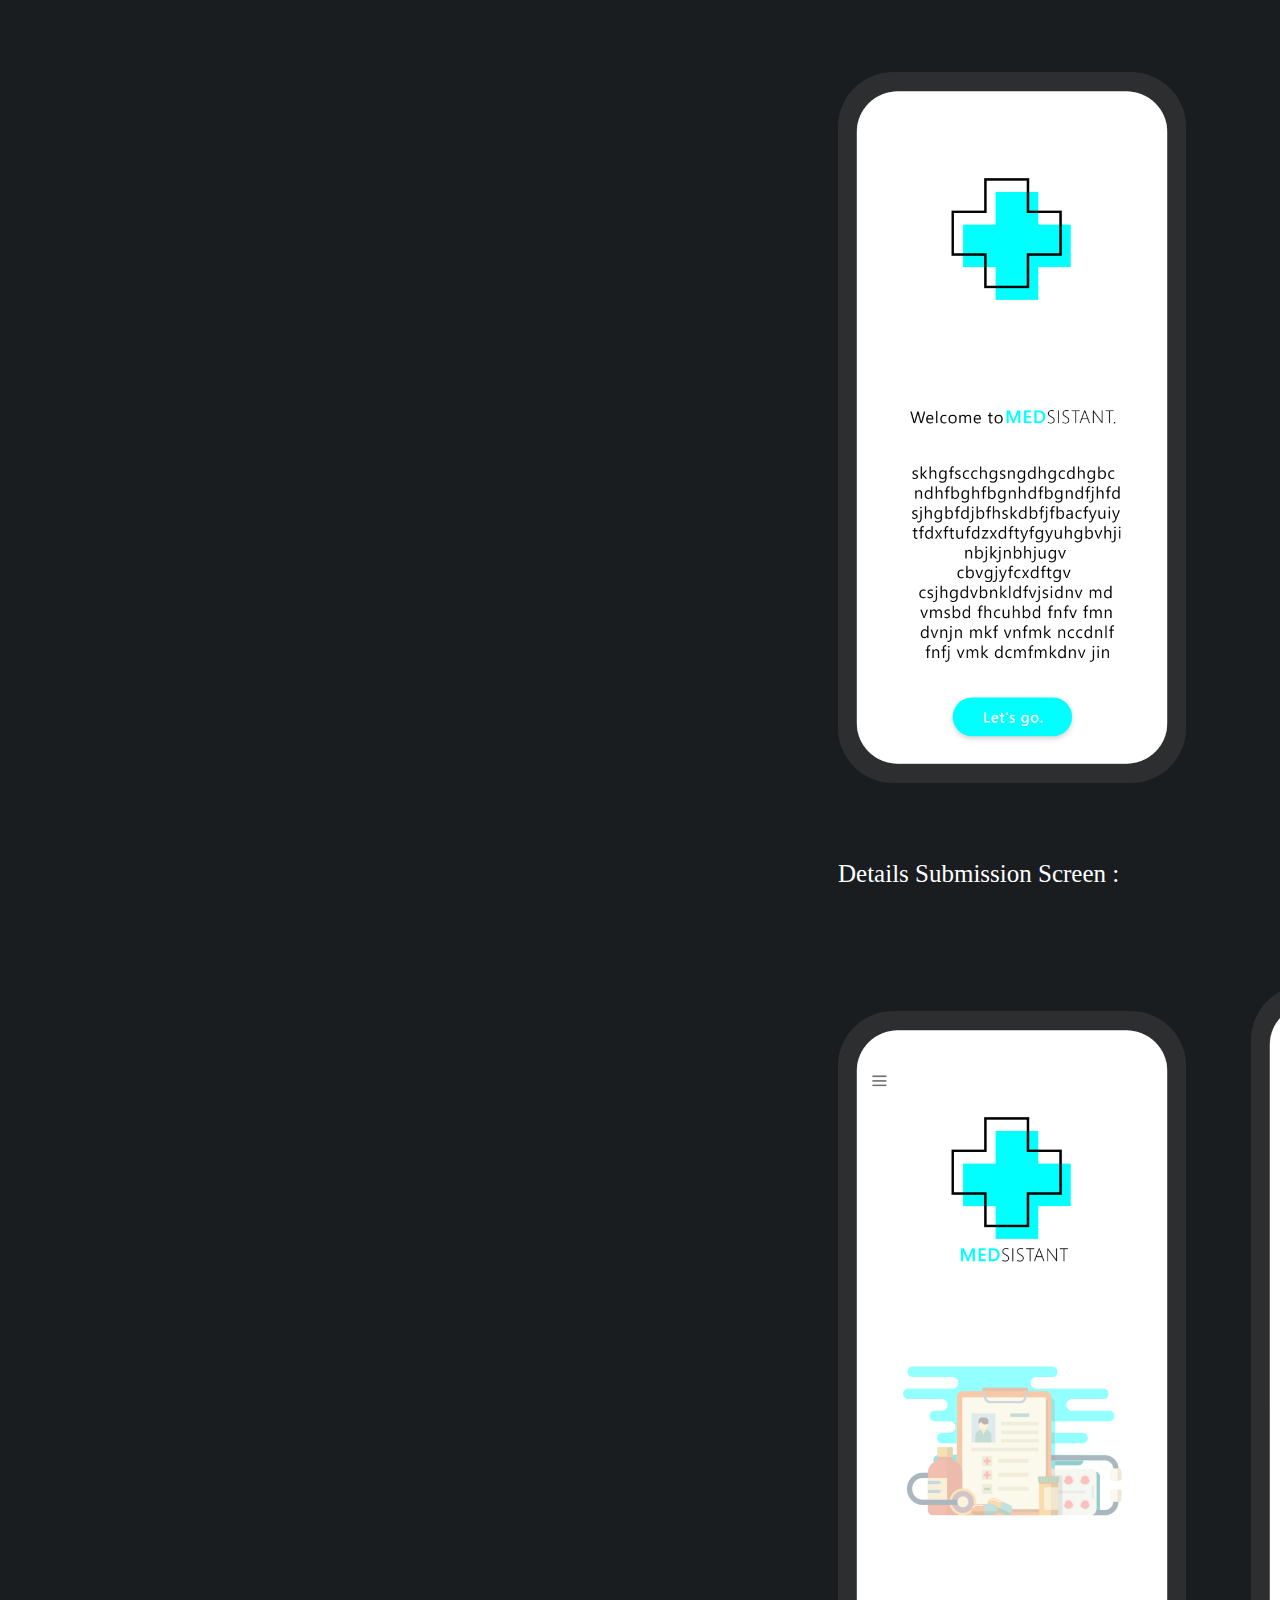
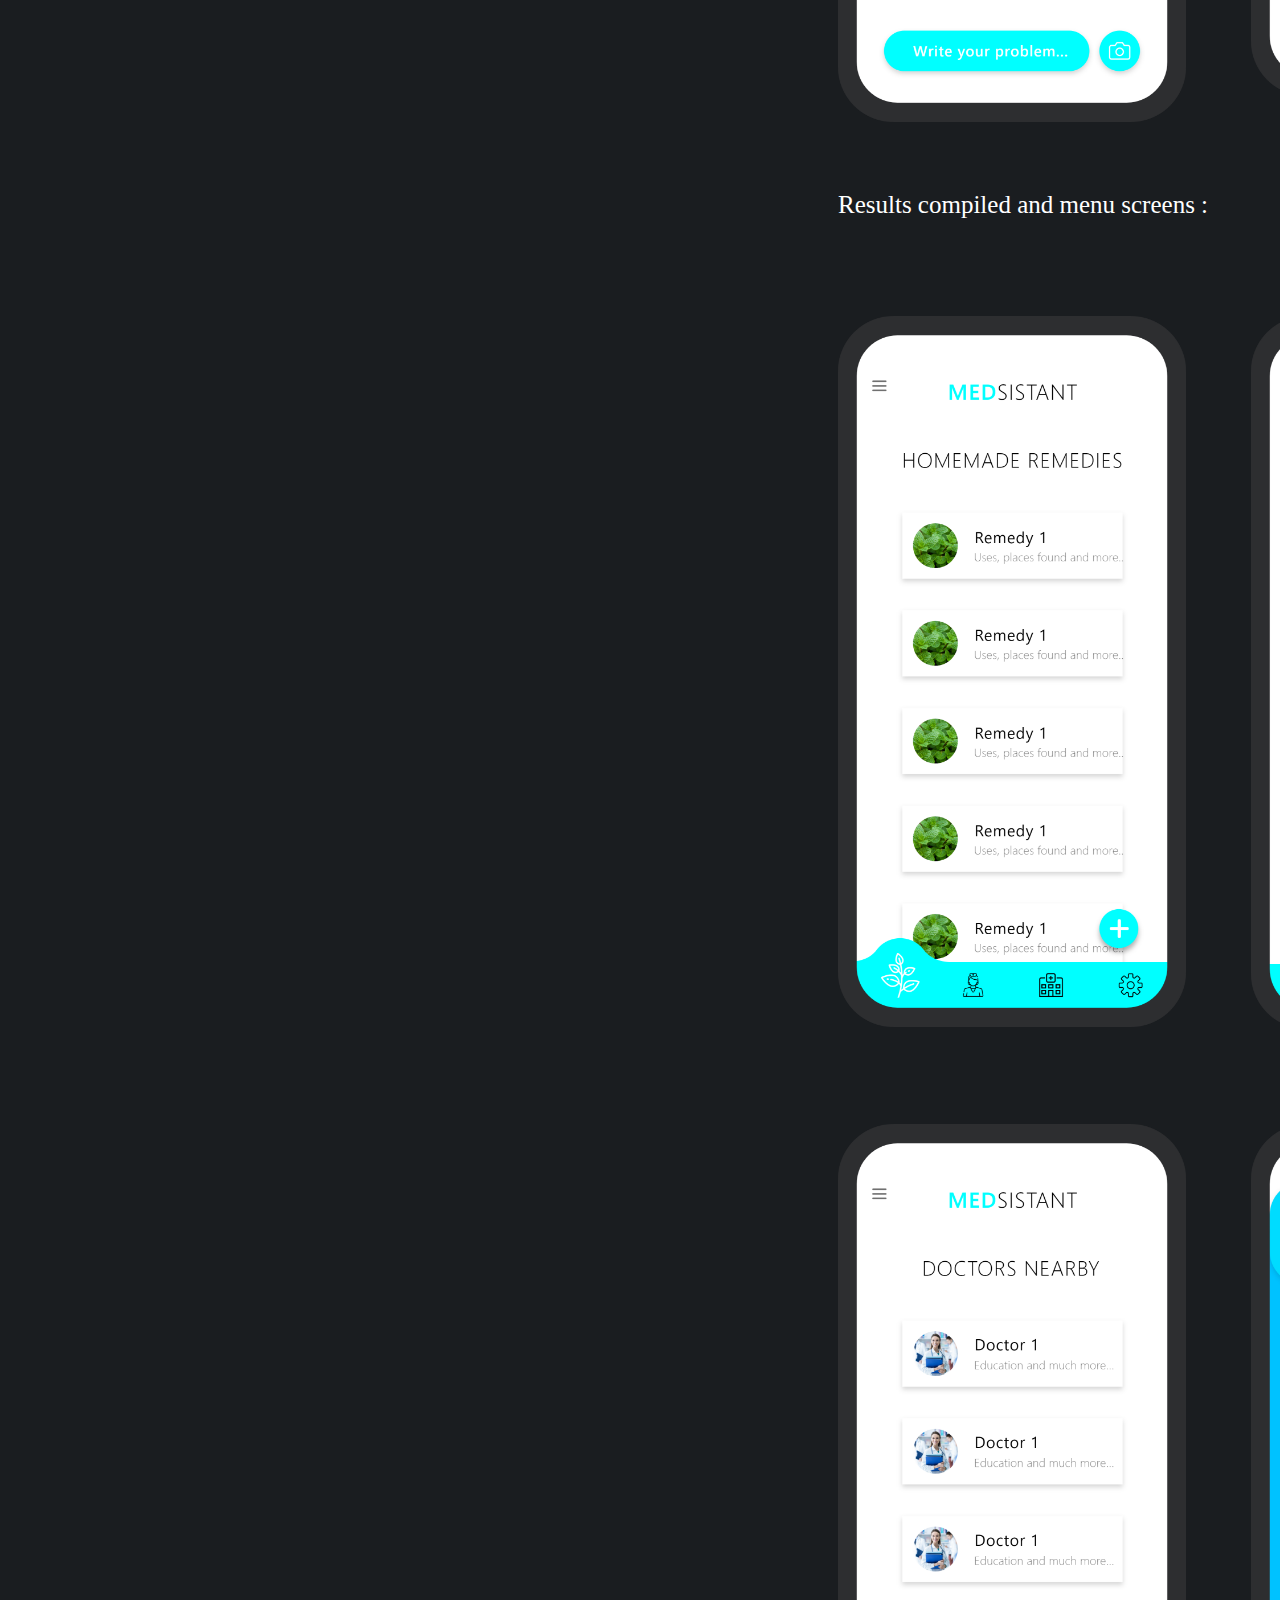
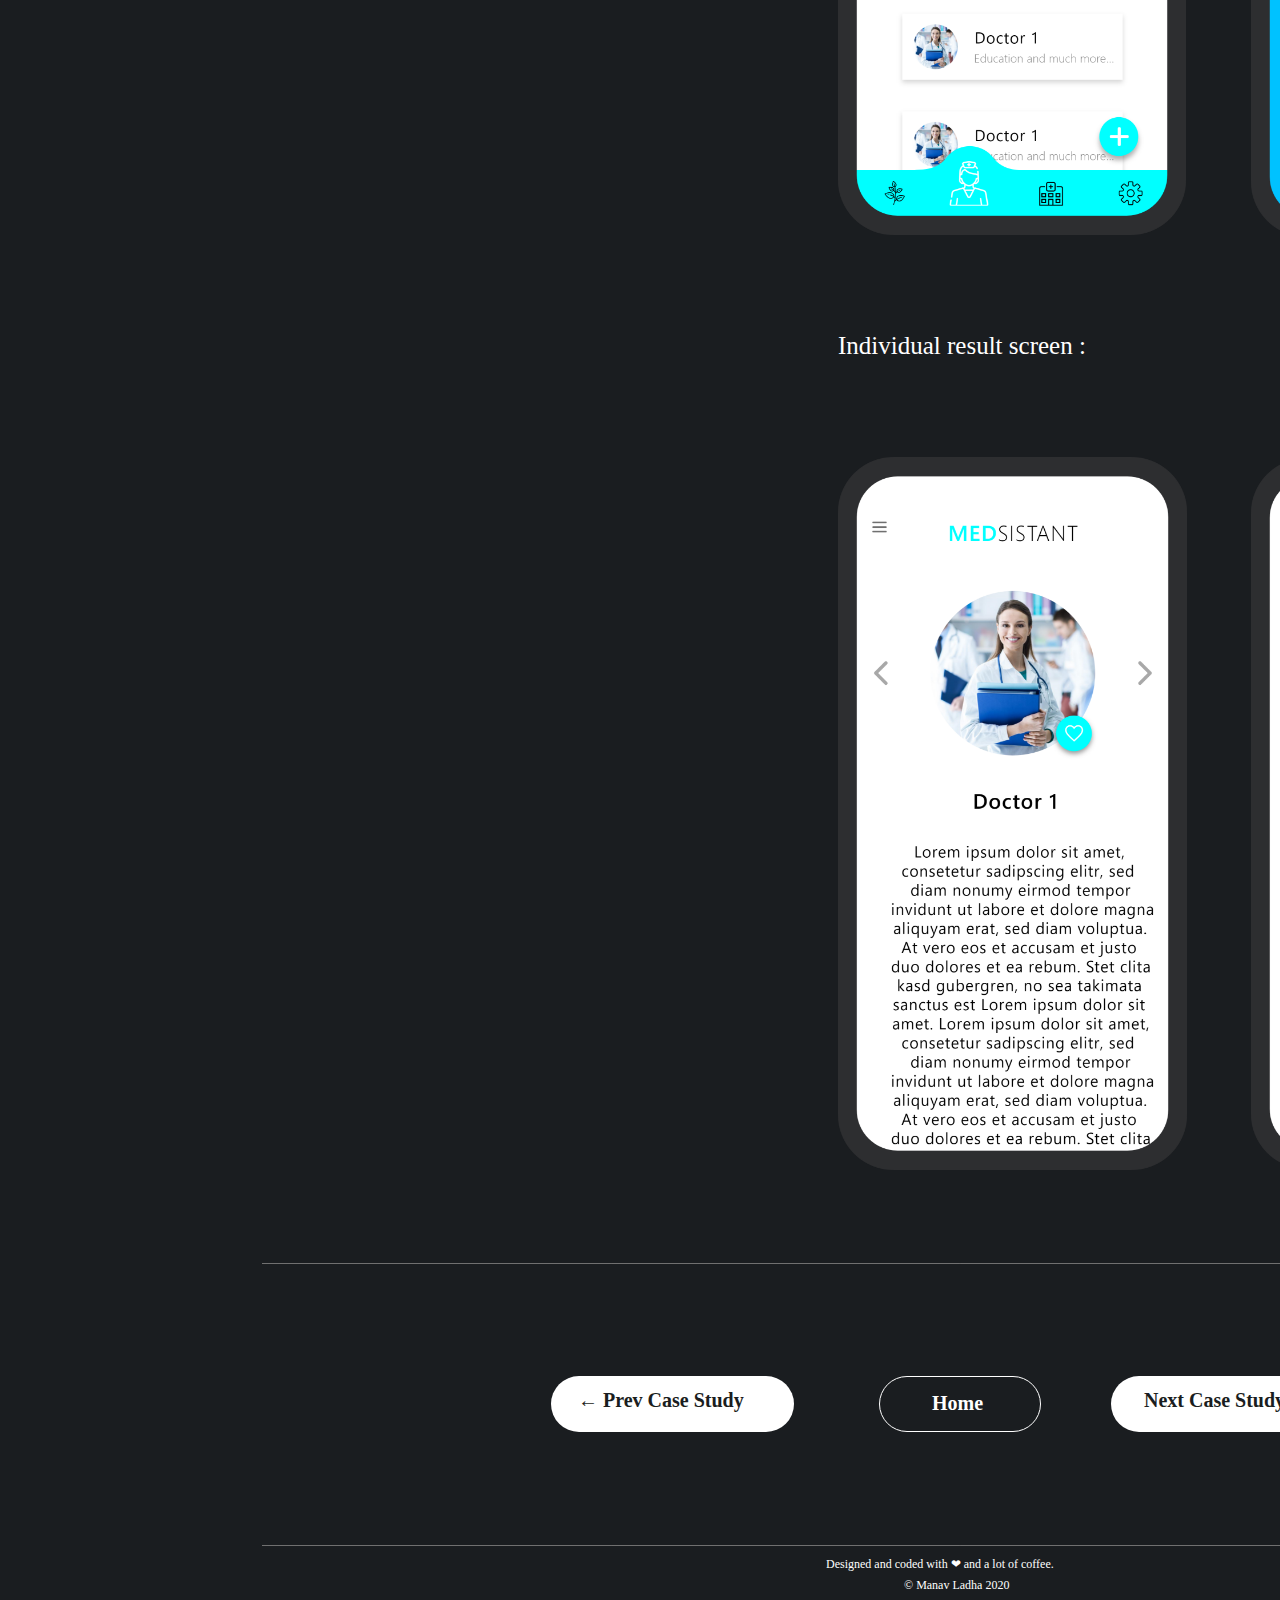
<file: neighbor_hub___1.html>
<!-- 
/*
 *	This content is generated from the PSD File Info.
 *	(Alt+Shift+Ctrl+I).
 *
 *	@desc 		
 *	@file 		index
 *	@date 		0
 *	@title 		index
 *	@author 	
 *	@keywords 	
 *	@generator 	Export Kit v1.3.xd
 *
*/
 -->
<!DOCTYPE html>
<html xmlns="http://www.w3.org/1999/xhtml" xml:lang="en" lang="en" >
	<head>
		<meta http-equiv="content-type" content="text/html" charset="utf-8" />
		<title>index</title>
		<meta name="viewport" content="width=device-width, initial-scale=1.0">
		<meta name="description" content="" >
		<link rel="StyleSheet" href="index.css" />
		<script src="https://secure.exportkit.com/cdn/js/ek_googlefonts.js"></script>
		<!-- Add your custom HEAD content here -->

	</head>
	<body>
		<div id="content-container" >




			<div id="page_neighbor_hub___1_ek1"  >
				<div id="_bg__neighbor_hub___1_ek2"  ></div>
				<img src="skins/login.png" id="login" />
				<div id="medsistant_ek1" >
					MEDSISTANT
				</div>
				<div id="overview_ek3" >
					Overview
				</div>
				<div id="design_process_ek2" >
					Design Process
				</div>
				<img src="skins/line_6_ek4.png" id="line_6_ek4" />
				<img src="skins/line_7_ek3.png" id="line_7_ek3" />
				<img src="skins/line_5_ek5.png" id="line_5_ek5" />
				<img src="skins/line_9_ek3.png" id="line_9_ek3" />
				<a id="work_ek5_link" href="index.html" >
				<div id="work_ek5" >
					Work
				</div>
				</a>
				<div id="about_ek5" >
					About
				</div>
				<div id="resume_ek6" >
					Resume
				</div>
				<div id="medsistant_is_a_free_app_which_is_made_by_the_concept_of_merging_modern__technology_with_medical__" >
					MEDSISTANT is a free app which is made<br/>by the concept of merging modern <br/>technology with medical.<br/>
				</div>
				<div id="personal_project_ek2" >
					Personal Project
				</div>
				<div id="the_problem_statement_ek1" >
					The Problem<br/>Statement
				</div>
				<div id="research_ek3" >
					Research
				</div>
				<div id="paper_wireframe_ek1" >
					Paper Wireframe
				</div>
				<div id="high____fidelity_wireframes_ek2" >
					High  - Fidelity<br/>Wireframes
				</div>
				<div id="february_2020___april_2020_ek1" >
					February 2020 - April 2020
				</div>
				<div id="about_medsistant" >
					About<br/>MEDSISTANT
				</div>
				<div id="medsistant_is_a_medical_app_which_helps_your_get_remedies__contact_of_doctors_and_even_hospitals_all_while_sitting_at_your_home_just_by_answering_a_few_questions_about_your_health_status_" >
					Medsistant is a medical app which helps your get remedies, contact of doctors and even hospitals all while sitting at your home just by answering a few questions about your health status.
				</div>
				<div id="[base64]" >
					While sitting in a pandemic or a place where you cant afford to go directly to a hospital or you are just too busy that you can't trust a doctor, this app helps you solve small problems to your health by running the answers you give, with its algorithm which then suggests you Remedies / Doctors / Hospitals around you where you can go.
				</div>
				<div id="[base64]" >
					<span style="color:#ffffff; font-style:normal; ">According to a survey conducted WHO (World Health Organization),<br/>45% of people living poor villages do not have facility for medical.<br/>52% of working class cannot spend 1 hour for a doctors appointment in a week.<br/>38% of Indians do not go for regular medical checkups.<br/><br/>So, to solve these problems, we bring medical attention to our homes.</span><span style="color:#ffffff; font-size:20px; font-style:normal; "></span>
				</div>
				<div id="i_started_by_making_sketches_on_sheets_to_quickly_have_a_flow_of_ideas__i_made_the__final_paper_wireframe_as__ek1" >
					I started by making sketches on sheets to quickly have a flow of ideas. I made the <br/>final Paper Wireframe as:
				</div>
				<div id="startup_screen__" >
					Startup Screen :
				</div>
				<div id="login___sign_up_screens_" >
					Login / Sign up Screens:
				</div>
				<div id="get_started_screen_" >
					Get started Screen:
				</div>
				<div id="details_submission_screen__" >
					Details Submission Screen :
				</div>
				<div id="results_compiled_and_menu_screens__" >
					Results compiled and menu screens :
				</div>
				<div id="individual_result_screen__" >
					Individual result screen :
				</div>
				<div id="font__" >
					Font :
				</div>
				<div id="sf_pro_display" >
					SF Pro Display
				</div>
				<div id="aa_bb_cc_dd_ee_ff_gg_hh_ii_jj_kk_ll_mm_nn_oo_pp_qq_rr_ss_tt_uu_vv_ww_xx_yy_zz_ek3" >
					Aa Bb Cc Dd Ee Ff Gg Hh Ii<br/>Jj Kk Ll Mm Nn Oo Pp Qq Rr<br/>Ss Tt Uu Vv Ww Xx Yy Zz
				</div>
				<div id="_0_1_2_3_4_5_6_7_8_9_____________________ek3" >
					0 1 2 3 4 5 6 7 8 9<br/>! @ # $ % ^ &amp; * ? /
				</div>
				<div id="rectangle_19_ek3"  ></div>
				<div id="rectangle_20_ek3"  ></div>
				<div id="rectangle_21_ek3"  ></div>
				<a id="home_ek3_link" href="index.html" >
				<div id="home_ek3" >
					Home
				</div>
				</a>
				<div id="next_case_study___ek3" >
					Next Case Study <span class="char">%E2%86%92</span>
				</div>
				<div id="_____prev_case_study__ek3" >
					  <span class="char">%E2%86%90 </span> Prev Case Study 
				</div>
				<div id="designed_and_coded_with___and_a_lot_of_coffee__ek5" >
					Designed and coded with <span class="char">%E2%9D%A4 </span> and a lot of coffee.
				</div>
				<div id="___manav_ladha_2020__ek5" >
					<span class="char">%C2%A9 </span> Manav Ladha 2020 
				</div>
				<div id="__00c2ff" >
					#00C2FF
				</div>
				<div id="__00ffff" >
					#00FFFF
				</div>
				<div id="__030303" >
					#030303
				</div>
				<div id="colours____ek2" >
					Colours : 
				</div>
				<div id="ellipse_1_ek2"  ></div>
				<div id="ellipse_2_ek2"  ></div>
				<div id="ellipse_3_ek2"  ></div>
				<img src="skins/group_59.png" id="group_59" />
				<img src="skins/_1_ek2.png" id="_1_ek2" />
				<img src="skins/login_inside.png" id="login_inside" />
				<img src="skins/signup.png" id="signup" />
				<img src="skins/start.png" id="start" />
				<img src="skins/write_problem.png" id="write_problem" />
				<img src="skins/scroll.png" id="scroll" />
				<img src="skins/remedy.png" id="remedy" />
				<img src="skins/doctor.png" id="doctor" />
				<img src="skins/hostpiatl.png" id="hostpiatl" />
				<img src="skins/individual_doctor.png" id="individual_doctor" />
				<img src="skins/individual_remedy.png" id="individual_remedy" />
				<img src="skins/side_menu.png" id="side_menu" />
				<img src="skins/medsiatant_.png" id="medsiatant_" />
				<img src="skins/group_4_ek2.png" id="group_4_ek2" />

			</div>
		</div>
		<script>var specialChars = document.querySelectorAll("span.char"); for(var c=0; c<specialChars.length; c++){ specialChars[c].innerHTML = decodeURIComponent(specialChars[c].innerHTML); }</script>
	</body>
</html>
</file>
<file: index.css>
/*
	@name index
*/
/* Only edit this if you know what you are doing! */
body { margin: 0px; padding: 0px; font-family:"Arial"; overflow-x:hidden; }

/* Only edit this if you know what you are doing! */
img { position: absolute; display: block; margin: 0px; border: none; padding: 0px; }

/* Only edit this if you know what you are doing! */
div { position: absolute; }

#content-container { display: table; position: relative;  margin-left: auto; margin-right: auto;  }

#content-container > div{ position: relative; top:inherit; }
#page_index_ek1 {
	top: 0px;
	left: 0px;
	width: 1920px;
	height: 4313px;
	overflow:hidden;
}

#_bg__index_ek2 {
	top: 0px;
	left: 0px;
	width: 1920px;
	height: 4313px;
	background:rgba(26,29,32,255);
}


#work {
	top: 110px;
	left: 789px;
	width: 55px;
	height: 28px;
	font-family: Raleway;
	font-size: 20px;
	text-align: left;
	color:#ffffff;
}


#about {
	top: 110px;
	left: 919px;
	width: 62px;
	height: 28px;
	font-family: Raleway;
	font-size: 20px;
	text-align: left;
	color:#8d8e90;
}


#resume {
	top: 110px;
	left: 1055px;
	width: 82px;
	height: 28px;
	font-family: Raleway;
	font-size: 20px;
	text-align: left;
	color:#8d8e90;
}


#hello__my_name_is_manav_ladha_and_i_m_a_product_designer_ {
	top: 349px;
	left: 606px;
	width: 751px;
	height: 249px;
	font-family: Playfair Display;
	font-size: 59px;
	text-align: left;
	color:#ffffff;
}

#group_9 {
	top: 735px;
	left: 825px;
	width: 271px;
	height: 72px;
}
#group_8 {
	top: 0px;
	left: 0px;
	width: 271px;
	height: 72px;
}
#component_2___1 {
	top: 0px;
	left: 0px;
	width: 271px;
	height: 72px;
}

#rectangle_1 {
	top: 0px;
	left: 0px;
	width: 271px;
	height: 72px;
	-ms-border-radius: 36px;
	-o-border-radius: 36px;
	-moz-border-radius: 36px;
	-webkit-border-radius: 36px;
	border-radius: 36px;
	background:rgba(255,255,255,255);
}


#learn_more___ {
	top: 23px;
	left: 68px;
	width: 140px;
	height: 31px;
	font-family: Raleway;
	font-size: 20px;
	font-weight: bold;
	text-align: left;
	color:#000000;
}


#_01_ {
	top: 1180px;
	left: 243px;
	width: 35px;
	height: 32px;
	font-family: Raleway;
	font-size: 23px;
	font-weight: bold;
	text-align: left;
	color:#8d8e90;
}


#_02_ {
	top: 1938px;
	left: 243px;
	width: 37px;
	height: 32px;
	font-family: Raleway;
	font-size: 23px;
	font-weight: bold;
	text-align: left;
	color:#8d8e90;
}


#_03_ {
	top: 2697px;
	left: 243px;
	width: 37px;
	height: 32px;
	font-family: Raleway;
	font-size: 23px;
	font-weight: bold;
	text-align: left;
	color:#8d8e90;
}


#_04_ {
	top: 3455px;
	left: 243px;
	width: 37px;
	height: 32px;
	font-family: Raleway;
	font-size: 23px;
	font-weight: bold;
	text-align: left;
	color:#8d8e90;
}


#line_1 {
	top: 1201px;
	left: 281px;
	width: 1396.1806640625px;
	height: 1px;
}


#line_2 {
	top: 1959px;
	left: 281px;
	width: 1396.1806640625px;
	height: 1px;
}


#line_3 {
	top: 2717px;
	left: 281px;
	width: 1396.1806640625px;
	height: 1px;
}


#line_4 {
	top: 3476px;
	left: 281px;
	width: 1396.1806640625px;
	height: 1px;
}


#line_5 {
	top: 4234px;
	left: 281px;
	width: 1396.1806640625px;
	height: 1px;
}


#icon_awesome_behance {
	top: 940px;
	left: 818px;
	width: 54.8447265625px;
	height: 34.383056640625px;
}


#icon_awesome_dribbble {
	top: 933px;
	left: 938px;
	width: 47.2275390625px;
	height: 47.227783203125px;
}


#icon_awesome_linkedin_in {
	top: 936px;
	left: 1058px;
	width: 42.6572265625px;
	height: 42.65625px;
}


#group_4 {
	top: 3602px;
	left: 304px;
	width: 469px;
	height: 507px;
}


#hearing_aid_academy {
	top: 1429px;
	left: 345px;
	width: 413px;
	height: 55px;
	font-family: Raleway;
	font-size: 40px;
	font-weight: bold;
	text-align: left;
	color:#ffffff;
}


#website_redesign {
	top: 1524px;
	left: 345px;
	width: 239px;
	height: 36px;
	font-family: Raleway;
	font-size: 27px;
	font-weight: bold;
	text-align: left;
	color:#8d8e90;
}


#rectangle_3 {
	top: 1595px;
	left: 345px;
	width: 142px;
	height: 46px;
	-ms-border-radius: 8px;
	-o-border-radius: 8px;
	-moz-border-radius: 8px;
	-webkit-border-radius: 8px;
	border-radius: 8px;
	background:rgba(45,46,48,255);
}


#rectangle_4 {
	top: 1595px;
	left: 499px;
	width: 151px;
	height: 46px;
	-ms-border-radius: 8px;
	-o-border-radius: 8px;
	-moz-border-radius: 8px;
	-webkit-border-radius: 8px;
	border-radius: 8px;
	background:rgba(45,46,48,255);
}


#rectangle_5 {
	top: 1595px;
	left: 662px;
	width: 114px;
	height: 46px;
	-ms-border-radius: 8px;
	-o-border-radius: 8px;
	-moz-border-radius: 8px;
	-webkit-border-radius: 8px;
	border-radius: 8px;
	background:rgba(45,46,48,255);
}


#visual_design {
	top: 1608px;
	left: 360px;
	width: 113px;
	height: 23px;
	font-family: Raleway;
	font-size: 17px;
	font-weight: bold;
	text-align: left;
	color:#ffffff;
}


#landing_page {
	top: 1608px;
	left: 517px;
	width: 116px;
	height: 23px;
	font-family: Raleway;
	font-size: 17px;
	font-weight: bold;
	text-align: left;
	color:#ffffff;
}


#redesign {
	top: 1608px;
	left: 680px;
	width: 80px;
	height: 23px;
	font-family: Raleway;
	font-size: 17px;
	font-weight: bold;
	text-align: left;
	color:#ffffff;
}


#__view_case_study___ {
	top: 1700px;
	left: 383px;
	width: 146px;
	height: 23px;
	font-family: Raleway;
	font-size: 15px;
	font-weight: bold;
	text-align: left;
	color:#ffffff;
}


#rectangle_6 {
	top: 1684px;
	left: 345px;
	width: 214px;
	height: 49px;
	-ms-border-radius: 25.5px;
	-o-border-radius: 25.5px;
	-moz-border-radius: 25.5px;
	-webkit-border-radius: 25.5px;
	border-radius: 25.5px;
	border: 1px solid #ffffff;
	background:rgba(255,255,255,0);
}


#neighbor_hub {
	top: 2188px;
	left: 1155px;
	width: 270px;
	height: 55px;
	font-family: Raleway;
	font-size: 40px;
	font-weight: bold;
	text-align: left;
	color:#ffffff;
}


#ui_ux_case_study {
	top: 2278px;
	left: 1155px;
	width: 241px;
	height: 36px;
	font-family: Raleway;
	font-size: 27px;
	font-weight: bold;
	text-align: left;
	color:#8d8e90;
}


#rectangle_3_ek1 {
	top: 2353px;
	left: 1155px;
	width: 148px;
	height: 46px;
	-ms-border-radius: 8px;
	-o-border-radius: 8px;
	-moz-border-radius: 8px;
	-webkit-border-radius: 8px;
	border-radius: 8px;
	background:rgba(45,46,48,255);
}


#rectangle_4_ek1 {
	top: 2353px;
	left: 1315px;
	width: 100px;
	height: 46px;
	-ms-border-radius: 8px;
	-o-border-radius: 8px;
	-moz-border-radius: 8px;
	-webkit-border-radius: 8px;
	border-radius: 8px;
	background:rgba(45,46,48,255);
}


#rectangle_30 {
	top: 2353px;
	left: 1427px;
	width: 59px;
	height: 46px;
	-ms-border-radius: 8px;
	-o-border-radius: 8px;
	-moz-border-radius: 8px;
	-webkit-border-radius: 8px;
	border-radius: 8px;
	background:rgba(45,46,48,255);
}


#rectangle_5_ek1 {
	top: 2411px;
	left: 1155px;
	width: 153px;
	height: 46px;
	-ms-border-radius: 8px;
	-o-border-radius: 8px;
	-moz-border-radius: 8px;
	-webkit-border-radius: 8px;
	border-radius: 8px;
	background:rgba(45,46,48,255);
}


#user_research {
	top: 2366px;
	left: 1171px;
	width: 121px;
	height: 23px;
	font-family: Raleway;
	font-size: 17px;
	font-weight: bold;
	text-align: left;
	color:#ffffff;
}


#android {
	top: 2366px;
	left: 1333px;
	width: 69px;
	height: 23px;
	font-family: Raleway;
	font-size: 17px;
	font-weight: bold;
	text-align: left;
	color:#ffffff;
}


#ios {
	top: 2366px;
	left: 1443px;
	width: 32px;
	height: 23px;
	font-family: Raleway;
	font-size: 17px;
	font-weight: bold;
	text-align: left;
	color:#ffffff;
}


#concept_project {
	top: 2424px;
	left: 1167px;
	width: 135px;
	height: 23px;
	font-family: Raleway;
	font-size: 17px;
	font-weight: bold;
	text-align: left;
	color:#ffffff;
}


#himalayan {
	top: 2946px;
	left: 345px;
	width: 206px;
	height: 55px;
	font-family: Raleway;
	font-size: 40px;
	font-weight: bold;
	text-align: left;
	color:#ffffff;
}


#web_design {
	top: 3037px;
	left: 345px;
	width: 160px;
	height: 36px;
	font-family: Raleway;
	font-size: 27px;
	font-weight: bold;
	text-align: left;
	color:#8d8e90;
}


#rectangle_3_ek2 {
	top: 3111px;
	left: 345px;
	width: 142px;
	height: 46px;
	-ms-border-radius: 8px;
	-o-border-radius: 8px;
	-moz-border-radius: 8px;
	-webkit-border-radius: 8px;
	border-radius: 8px;
	background:rgba(45,46,48,255);
}


#rectangle_4_ek2 {
	top: 3111px;
	left: 499px;
	width: 157px;
	height: 46px;
	-ms-border-radius: 8px;
	-o-border-radius: 8px;
	-moz-border-radius: 8px;
	-webkit-border-radius: 8px;
	border-radius: 8px;
	background:rgba(45,46,48,255);
}


#rectangle_5_ek2 {
	top: 3111px;
	left: 682px;
	width: 114px;
	height: 46px;
	-ms-border-radius: 8px;
	-o-border-radius: 8px;
	-moz-border-radius: 8px;
	-webkit-border-radius: 8px;
	border-radius: 8px;
	background:rgba(45,46,48,255);
}


#visual_design_ek1 {
	top: 3125px;
	left: 360px;
	width: 113px;
	height: 23px;
	font-family: Raleway;
	font-size: 17px;
	font-weight: bold;
	text-align: left;
	color:#ffffff;
}


#ui___ux_design {
	top: 3124px;
	left: 517px;
	width: 126px;
	height: 23px;
	font-family: Raleway;
	font-size: 17px;
	font-weight: bold;
	text-align: left;
	color:#ffffff;
}


#concept {
	top: 3124px;
	left: 705px;
	width: 73px;
	height: 23px;
	font-family: Raleway;
	font-size: 17px;
	font-weight: bold;
	text-align: left;
	color:#ffffff;
}


#medsistant {
	top: 3704px;
	left: 1155px;
	width: 254px;
	height: 55px;
	font-family: Raleway;
	font-size: 40px;
	font-weight: bold;
	text-align: left;
	color:#ffffff;
}


#ui_ux_design {
	top: 3795px;
	left: 1155px;
	width: 185px;
	height: 36px;
	font-family: Raleway;
	font-size: 27px;
	font-weight: bold;
	text-align: left;
	color:#8d8e90;
}


#rectangle_3_ek3 {
	top: 3870px;
	left: 1155px;
	width: 142px;
	height: 46px;
	-ms-border-radius: 8px;
	-o-border-radius: 8px;
	-moz-border-radius: 8px;
	-webkit-border-radius: 8px;
	border-radius: 8px;
	background:rgba(45,46,48,255);
}


#rectangle_4_ek3 {
	top: 3870px;
	left: 1309px;
	width: 98px;
	height: 46px;
	-ms-border-radius: 8px;
	-o-border-radius: 8px;
	-moz-border-radius: 8px;
	-webkit-border-radius: 8px;
	border-radius: 8px;
	background:rgba(45,46,48,255);
}


#rectangle_5_ek3 {
	top: 3870px;
	left: 1419px;
	width: 137px;
	height: 46px;
	-ms-border-radius: 8px;
	-o-border-radius: 8px;
	-moz-border-radius: 8px;
	-webkit-border-radius: 8px;
	border-radius: 8px;
	background:rgba(45,46,48,255);
}


#medical_app {
	top: 3883px;
	left: 1176px;
	width: 105px;
	height: 23px;
	font-family: Raleway;
	font-size: 17px;
	font-weight: bold;
	text-align: left;
	color:#ffffff;
}


#android_ek1 {
	top: 3883px;
	left: 1326px;
	width: 69px;
	height: 23px;
	font-family: Raleway;
	font-size: 17px;
	font-weight: bold;
	text-align: left;
	color:#ffffff;
}


#user_research_ek1 {
	top: 3883px;
	left: 1430px;
	width: 121px;
	height: 23px;
	font-family: Raleway;
	font-size: 17px;
	font-weight: bold;
	text-align: left;
	color:#ffffff;
}


#designed_and_coded_with___and_a_lot_of_coffee_ {
	top: 4256px;
	left: 822px;
	width: 274px;
	height: 18px;
	font-family: Raleway;
	font-size: 12px;
	text-align: left;
	color:#ffffff;
}


#___manav_ladha_2020_ {
	top: 4277px;
	left: 900px;
	width: 126px;
	height: 16px;
	font-family: Raleway;
	font-size: 12px;
	text-align: left;
	color:#ffffff;
}


#__view_case_study____ek1 {
	top: 2497px;
	left: 1193px;
	width: 146px;
	height: 23px;
	font-family: Raleway;
	font-size: 15px;
	font-weight: bold;
	text-align: left;
	color:#ffffff;
}


#rectangle_15 {
	top: 2481px;
	left: 1155px;
	width: 214px;
	height: 49px;
	-ms-border-radius: 25.5px;
	-o-border-radius: 25.5px;
	-moz-border-radius: 25.5px;
	-webkit-border-radius: 25.5px;
	border-radius: 25.5px;
	border: 1px solid #ffffff;
	background:rgba(255,255,255,0);
}


#__view_case_study____ek2 {
	top: 3216px;
	left: 383px;
	width: 146px;
	height: 23px;
	font-family: Raleway;
	font-size: 15px;
	font-weight: bold;
	text-align: left;
	color:#ffffff;
}


#rectangle_16 {
	top: 3200px;
	left: 345px;
	width: 214px;
	height: 49px;
	-ms-border-radius: 25.5px;
	-o-border-radius: 25.5px;
	-moz-border-radius: 25.5px;
	-webkit-border-radius: 25.5px;
	border-radius: 25.5px;
	border: 1px solid #ffffff;
	background:rgba(255,255,255,0);
}


#__view_case_study____ek3 {
	top: 3986px;
	left: 1193px;
	width: 146px;
	height: 23px;
	font-family: Raleway;
	font-size: 15px;
	font-weight: bold;
	text-align: left;
	color:#ffffff;
}


#rectangle_17 {
	top: 3970px;
	left: 1155px;
	width: 214px;
	height: 49px;
	-ms-border-radius: 25.5px;
	-o-border-radius: 25.5px;
	-moz-border-radius: 25.5px;
	-webkit-border-radius: 25.5px;
	border-radius: 25.5px;
	border: 1px solid #ffffff;
	background:rgba(255,255,255,0);
}


#haa {
	top: 1339px;
	left: 999px;
	width: 678px;
	height: 476px;
}


#himalayan_ek1 {
	top: 2865px;
	left: 992px;
	width: 685px;
	height: 440px;
}


#neighbor_hub_ek1 {
	top: 2045px;
	left: 360px;
	width: 535px;
	height: 601px;
}

#page_about_me_ek1 {
	top: 0px;
	left: 0px;
	width: 1920px;
	height: 2405px;
	overflow:hidden;
}

#_bg__about_me_ek2 {
	top: 0px;
	left: 0px;
	width: 1920px;
	height: 2405px;
	background:rgba(26,29,32,255);
}


#icon_awesome_behance_ek1 {
	top: 314px;
	left: 320px;
	width: 47.4375px;
	height: 29.73876953125px;
}


#icon_awesome_dribbble_ek1 {
	top: 401px;
	left: 320px;
	width: 40.849609375px;
	height: 40.84912109375px;
}


#icon_awesome_linkedin_in_ek1 {
	top: 500px;
	left: 320px;
	width: 36.896484375px;
	height: 36.89501953125px;
}


#dsc_0103 {
	top: 314px;
	left: 454px;
	width: 465px;
	height: 538px;
}


#[base64] {
	top: 333px;
	left: 1032px;
	width: 574px;
	height: 342px;
	font-family: Raleway;
	font-size: 22px;
	font-weight: bold;
	text-align: left;
	color:#ffffff;
}

#group_4_ek1 {
	top: 784px;
	left: 1032px;
	width: 212px;
	height: 68px;
}

#rectangle_1_ek1 {
	top: 0px;
	left: 0px;
	width: 212px;
	height: 68px;
	-ms-border-radius: 34px;
	-o-border-radius: 34px;
	-moz-border-radius: 34px;
	-webkit-border-radius: 34px;
	border-radius: 34px;
	background:rgba(255,255,255,255);
}


#resume_ek1 {
	top: 23px;
	left: 69px;
	width: 78px;
	height: 26px;
	font-family: Raleway;
	font-size: 19px;
	font-weight: bold;
	text-align: left;
	color:#000000;
}


#photography {
	top: 1169px;
	left: 243px;
	width: 145px;
	height: 32px;
	font-family: Raleway;
	font-size: 23px;
	font-weight: bold;
	text-align: left;
	color:#8d8e90;
}


#line_6 {
	top: 1190px;
	left: 384px;
	width: 1293.3720703125px;
	height: 1px;
}

#group_5 {
	top: 1316px;
	left: 252px;
	width: 1417px;
	height: 399px;
}

#rectangle_11 {
	top: 0px;
	left: 0px;
	width: 621px;
	height: 397px;
	border: 1px solid #707070;
	background:rgba(255,255,255,255);
}


#rectangle_12 {
	top: 0px;
	left: 759px;
	width: 656px;
	height: 397px;
	border: 1px solid #707070;
	background:rgba(255,255,255,255);
}

#group_6 {
	top: 1808px;
	left: 252px;
	width: 1417px;
	height: 399px;
}

#rectangle_11_ek1 {
	top: 0px;
	left: 0px;
	width: 621px;
	height: 397px;
	border: 1px solid #707070;
	background:rgba(255,255,255,255);
}


#rectangle_12_ek1 {
	top: 0px;
	left: 759px;
	width: 656px;
	height: 397px;
	border: 1px solid #707070;
	background:rgba(255,255,255,255);
}


#line_5_ek1 {
	top: 2332px;
	left: 263px;
	width: 1396.1806640625px;
	height: 1px;
}


#designed_and_coded_with___and_a_lot_of_coffee__ek1 {
	top: 2354px;
	left: 804px;
	width: 274px;
	height: 18px;
	font-family: Raleway;
	font-size: 12px;
	text-align: left;
	color:#ffffff;
}


#___manav_ladha_2020__ek1 {
	top: 2375px;
	left: 882px;
	width: 126px;
	height: 16px;
	font-family: Raleway;
	font-size: 12px;
	text-align: left;
	color:#ffffff;
}


#work_ek1 {
	top: 110px;
	left: 789px;
	width: 55px;
	height: 28px;
	font-family: Raleway;
	font-size: 20px;
	text-align: left;
	color:#8d8e90;
}


#about_ek1 {
	top: 110px;
	left: 919px;
	width: 62px;
	height: 28px;
	font-family: Raleway;
	font-size: 20px;
	text-align: left;
	color:#ffffff;
}


#resume_ek2 {
	top: 110px;
	left: 1055px;
	width: 82px;
	height: 28px;
	font-family: Raleway;
	font-size: 20px;
	text-align: left;
	color:#8d8e90;
}

#page_haa_ek2 {
	top: 0px;
	left: 0px;
	width: 1920px;
	height: 7997px;
	overflow:hidden;
}

#_bg__haa_ek3 {
	top: 0px;
	left: 0px;
	width: 1920px;
	height: 7997px;
	background:rgba(26,29,32,255);
}


#overview {
	top: 813px;
	left: 243px;
	width: 107px;
	height: 32px;
	font-family: Raleway;
	font-size: 23px;
	font-weight: bold;
	text-align: left;
	color:#8d8e90;
}


#design_process {
	top: 1243px;
	left: 243px;
	width: 171px;
	height: 32px;
	font-family: Raleway;
	font-size: 23px;
	font-weight: bold;
	text-align: left;
	color:#8d8e90;
}


#line_6_ek1 {
	top: 834px;
	left: 355px;
	width: 1322.3720703125px;
	height: 1px;
}


#line_7 {
	top: 1264px;
	left: 418px;
	width: 1259.3720703125px;
	height: 1px;
}


#line_5_ek2 {
	top: 7654px;
	left: 262px;
	width: 1396.1806640625px;
	height: 1px;
}


#line_9 {
	top: 7936px;
	left: 262px;
	width: 1396.1806640625px;
	height: 1px;
}


#work_ek2 {
	top: 110px;
	left: 789px;
	width: 55px;
	height: 28px;
	font-family: Raleway;
	font-size: 20px;
	text-align: left;
	color:#ffffff;
}


#about_ek2 {
	top: 110px;
	left: 919px;
	width: 62px;
	height: 28px;
	font-family: Raleway;
	font-size: 20px;
	text-align: left;
	color:#8d8e90;
}


#resume_ek3 {
	top: 110px;
	left: 1055px;
	width: 82px;
	height: 28px;
	font-family: Raleway;
	font-size: 20px;
	text-align: left;
	color:#8d8e90;
}


#hearing_aid_academy_ek1 {
	top: 408px;
	left: 421px;
	width: 372px;
	height: 49px;
	font-family: Raleway;
	font-size: 36px;
	font-weight: bold;
	text-align: left;
	color:#ffffff;
}


#hearing_aid_academy_is_an_institute_for_people_who_want_to_be_a_hearing_aid_specialist_ {
	top: 532px;
	left: 421px;
	width: 401px;
	height: 96px;
	font-family: Raleway;
	font-size: 23px;
	font-weight: bold;
	text-align: left;
	color:#ffffff;
}


#empathize {
	top: 1409px;
	left: 312px;
	width: 185px;
	height: 49px;
	font-family: Raleway;
	font-size: 36px;
	font-weight: bold;
	text-align: left;
	color:#ffffff;
}


#identifying_users {
	top: 2067px;
	left: 312px;
	width: 187px;
	height: 91px;
	font-family: Raleway;
	font-size: 36px;
	font-weight: bold;
	text-align: left;
	color:#ffffff;
}


#research {
	top: 1732px;
	left: 312px;
	width: 164px;
	height: 49px;
	font-family: Raleway;
	font-size: 36px;
	font-weight: bold;
	text-align: left;
	color:#ffffff;
}


#research_ek1 {
	top: 2267px;
	left: 312px;
	width: 164px;
	height: 49px;
	font-family: Raleway;
	font-size: 36px;
	font-weight: bold;
	text-align: left;
	color:#ffffff;
}


#solutions___things_to_have {
	top: 2660px;
	left: 312px;
	width: 258px;
	height: 91px;
	font-family: Raleway;
	font-size: 36px;
	font-weight: bold;
	text-align: left;
	color:#ffffff;
}


#mid___fidelity_wireframes {
	top: 3056px;
	left: 312px;
	width: 227px;
	height: 91px;
	font-family: Raleway;
	font-size: 36px;
	font-weight: bold;
	text-align: left;
	color:#ffffff;
}


#high____fidelity_wireframes {
	top: 3941px;
	left: 312px;
	width: 253px;
	height: 91px;
	font-family: Raleway;
	font-size: 36px;
	font-weight: bold;
	text-align: left;
	color:#ffffff;
}

#group_7 {
	top: 979px;
	left: 312px;
	width: 1296px;
	height: 141px;
}

#may_2020___june_2020 {
	top: 99px;
	left: 0px;
	width: 241px;
	height: 32px;
	font-family: Raleway;
	font-size: 23px;
	font-weight: bold;
	text-align: left;
	color:#8d8e90;
}


#about_hearing_aid_academy {
	top: 0px;
	left: 0px;
	width: 372px;
	height: 91px;
	font-family: Raleway;
	font-size: 36px;
	font-weight: bold;
	text-align: left;
	color:#ffffff;
}


#[base64] {
	top: 0px;
	left: 526px;
	width: 770px;
	height: 155px;
	overflow: hidden;
	font-family: Raleway;
	font-size: 20px;
	text-align: left;
	line-height: 32px;
	color:#ffffff;
}


#[base64] {
	top: 1400px;
	left: 838px;
	width: 770px;
	height: 235px;
	overflow: hidden;
	font-family: Raleway;
	font-size: 20px;
	text-align: left;
	line-height: 32px;
	color:#ffffff;
}


#___people_looking_for_career_change____people_of_age_group_18_30____women_seeking_to_start_a_new_job_ {
	top: 2068px;
	left: 838px;
	width: 770px;
	height: 112px;
	overflow: hidden;
	font-family: Raleway;
	font-size: 20px;
	text-align: left;
	line-height: 32px;
	color:#ffffff;
}


#[base64] {
	top: 1722px;
	left: 838px;
	width: 770px;
	height: 248px;
	overflow: hidden;
	font-family: Raleway;
	font-size: 22px;
	font-weight: bold;
	text-align: left;
	line-height: 32px;
	color:#ffffff;
}


#[base64] {
	top: 2258px;
	left: 838px;
	width: 770px;
	height: 306px;
	overflow: hidden;
	font-family: Raleway;
	font-size: 22px;
	font-weight: bold;
	text-align: left;
	line-height: 32px;
	color:#ffffff;
}


#[base64] {
	top: 2650px;
	left: 838px;
	width: 770px;
	height: 309px;
	overflow: hidden;
	font-family: Raleway;
	font-size: 22px;
	font-weight: bold;
	text-align: left;
	line-height: 32px;
	color:#ffffff;
}


#web_1920___1 {
	top: 3056px;
	left: 838px;
	width: 603px;
	height: 685px;
}


#web_1920___1_ek1 {
	top: 3056px;
	left: 1279px;
	width: 603px;
	height: 733px;
}


#_21may___12 {
	top: 3948px;
	left: 838px;
	width: 800px;
	height: 3141.5px;
}


#final_thoughts {
	top: 7203px;
	left: 244px;
	width: 165px;
	height: 32px;
	font-family: Raleway;
	font-size: 23px;
	font-weight: bold;
	text-align: left;
	color:#8d8e90;
}


#line_8 {
	top: 7224px;
	left: 419px;
	width: 1259.3720703125px;
	height: 1px;
}


#closing_thoughts {
	top: 7386px;
	left: 312px;
	width: 158px;
	height: 91px;
	font-family: Raleway;
	font-size: 36px;
	font-weight: bold;
	text-align: left;
	color:#ffffff;
}


#[base64] {
	top: 7387px;
	left: 838px;
	width: 770px;
	height: 168px;
	overflow: hidden;
	font-family: Raleway;
	font-size: 20px;
	text-align: left;
	line-height: 32px;
	color:#ffffff;
}


#rectangle_19 {
	top: 7767px;
	left: 879px;
	width: 160px;
	height: 54px;
	-ms-border-radius: 28px;
	-o-border-radius: 28px;
	-moz-border-radius: 28px;
	-webkit-border-radius: 28px;
	border-radius: 28px;
	border: 1px solid #ffffff;
	background:rgba(26,29,32,255);
}


#rectangle_20 {
	top: 7767px;
	left: 1111px;
	width: 243px;
	height: 56px;
	-ms-border-radius: 28px;
	-o-border-radius: 28px;
	-moz-border-radius: 28px;
	-webkit-border-radius: 28px;
	border-radius: 28px;
	background:rgba(255,255,255,255);
}


#rectangle_21 {
	top: 7767px;
	left: 551px;
	width: 243px;
	height: 56px;
	-ms-border-radius: 28px;
	-o-border-radius: 28px;
	-moz-border-radius: 28px;
	-webkit-border-radius: 28px;
	border-radius: 28px;
	background:rgba(255,255,255,255);
}


#home {
	top: 7783px;
	left: 932px;
	width: 62px;
	height: 28px;
	font-family: Raleway;
	font-size: 20px;
	font-weight: bold;
	text-align: left;
	color:#ffffff;
}


#next_case_study__ {
	top: 7780px;
	left: 1144px;
	width: 183px;
	height: 31px;
	font-family: Raleway;
	font-size: 20px;
	font-weight: bold;
	text-align: left;
	color:#1a1d20;
}


#_____prev_case_study_ {
	top: 7780px;
	left: 578px;
	width: 195px;
	height: 31px;
	font-family: Raleway;
	font-size: 20px;
	font-weight: bold;
	text-align: left;
	color:#1a1d20;
}


#designed_and_coded_with___and_a_lot_of_coffee__ek2 {
	top: 7948px;
	left: 826px;
	width: 274px;
	height: 18px;
	font-family: Raleway;
	font-size: 12px;
	text-align: left;
	color:#ffffff;
}


#___manav_ladha_2020__ek2 {
	top: 7969px;
	left: 904px;
	width: 126px;
	height: 16px;
	font-family: Raleway;
	font-size: 12px;
	text-align: left;
	color:#ffffff;
}


#__concevoir_web_services {
	top: 484px;
	left: 421px;
	width: 252px;
	height: 28px;
	font-family: Raleway;
	font-size: 20px;
	font-weight: bold;
	text-align: left;
	color:#8d8e90;
}


#browser {
	top: 325px;
	left: 1047px;
	width: 618px;
	height: 366px;
}

#page_haa___1_ek1 {
	top: 0px;
	left: 0px;
	width: 1920px;
	height: 6315px;
	overflow:hidden;
}

#_bg__haa___1_ek2 {
	top: 0px;
	left: 0px;
	width: 1920px;
	height: 6315px;
	background:rgba(26,29,32,255);
}


#overview_ek1 {
	top: 813px;
	left: 243px;
	width: 107px;
	height: 32px;
	font-family: Raleway;
	font-size: 23px;
	font-weight: bold;
	text-align: left;
	color:#8d8e90;
}


#design {
	top: 1243px;
	left: 243px;
	width: 80px;
	height: 32px;
	font-family: Raleway;
	font-size: 23px;
	font-weight: bold;
	text-align: left;
	color:#8d8e90;
}


#line_6_ek2 {
	top: 834px;
	left: 355px;
	width: 1322.3720703125px;
	height: 1px;
}


#line_7_ek1 {
	top: 1264px;
	left: 327px;
	width: 1350.3720703125px;
	height: 1px;
}


#line_5_ek3 {
	top: 5977px;
	left: 262px;
	width: 1396.1806640625px;
	height: 1px;
}


#line_9_ek1 {
	top: 6259px;
	left: 262px;
	width: 1396.1806640625px;
	height: 1px;
}


#work_ek3 {
	top: 110px;
	left: 789px;
	width: 55px;
	height: 28px;
	font-family: Raleway;
	font-size: 20px;
	text-align: left;
	color:#ffffff;
}


#about_ek3 {
	top: 110px;
	left: 919px;
	width: 62px;
	height: 28px;
	font-family: Raleway;
	font-size: 20px;
	text-align: left;
	color:#8d8e90;
}


#resume_ek4 {
	top: 110px;
	left: 1055px;
	width: 82px;
	height: 28px;
	font-family: Raleway;
	font-size: 20px;
	text-align: left;
	color:#8d8e90;
}


#himalayan_ek2 {
	top: 408px;
	left: 421px;
	width: 186px;
	height: 49px;
	font-family: Raleway;
	font-size: 36px;
	font-weight: bold;
	text-align: left;
	color:#ffffff;
}


#it_s_a_company_which_started_it_s_business_as_exporter_of_various_textile_products_from_india_ {
	top: 532px;
	left: 421px;
	width: 457px;
	height: 96px;
	font-family: Raleway;
	font-size: 23px;
	font-weight: bold;
	text-align: left;
	color:#ffffff;
}


#landing_page_ek1 {
	top: 2110px;
	left: 312px;
	width: 239px;
	height: 49px;
	font-family: Raleway;
	font-size: 36px;
	font-weight: bold;
	text-align: left;
	color:#ffffff;
}


#about_us_page {
	top: 2778px;
	left: 312px;
	width: 157px;
	height: 91px;
	font-family: Raleway;
	font-size: 36px;
	font-weight: bold;
	text-align: left;
	color:#ffffff;
}


#contact_us_page {
	top: 3480px;
	left: 312px;
	width: 188px;
	height: 91px;
	font-family: Raleway;
	font-size: 36px;
	font-weight: bold;
	text-align: left;
	color:#ffffff;
}


#individual_service_page {
	top: 5276px;
	left: 312px;
	width: 227px;
	height: 91px;
	font-family: Raleway;
	font-size: 36px;
	font-weight: bold;
	text-align: left;
	color:#ffffff;
}


#services_page {
	top: 4182px;
	left: 312px;
	width: 149px;
	height: 91px;
	font-family: Raleway;
	font-size: 36px;
	font-weight: bold;
	text-align: left;
	color:#ffffff;
}

#group_7_ek1 {
	top: 960px;
	left: 312px;
	width: 1296px;
	height: 194px;
}
#group_10 {
	top: 34px;
	left: 0px;
	width: 336px;
	height: 126px;
}

#december_2019___january_2020 {
	top: 99px;
	left: 0px;
	width: 341px;
	height: 32px;
	font-family: Raleway;
	font-size: 23px;
	font-weight: bold;
	text-align: left;
	color:#8d8e90;
}


#about_himalayan {
	top: 0px;
	left: 0px;
	width: 186px;
	height: 91px;
	font-family: Raleway;
	font-size: 36px;
	font-weight: bold;
	text-align: left;
	color:#ffffff;
}


#[base64] {
	top: -10px;
	left: 526px;
	width: 770px;
	height: 208px;
	overflow: hidden;
	font-family: Raleway;
	font-size: 20px;
	text-align: left;
	line-height: 32px;
	color:#ffffff;
}


#rectangle_19_ek1 {
	top: 6090px;
	left: 879px;
	width: 160px;
	height: 54px;
	-ms-border-radius: 28px;
	-o-border-radius: 28px;
	-moz-border-radius: 28px;
	-webkit-border-radius: 28px;
	border-radius: 28px;
	border: 1px solid #ffffff;
	background:rgba(26,29,32,255);
}


#rectangle_20_ek1 {
	top: 6090px;
	left: 1111px;
	width: 243px;
	height: 56px;
	-ms-border-radius: 28px;
	-o-border-radius: 28px;
	-moz-border-radius: 28px;
	-webkit-border-radius: 28px;
	border-radius: 28px;
	background:rgba(255,255,255,255);
}


#rectangle_21_ek1 {
	top: 6090px;
	left: 551px;
	width: 243px;
	height: 56px;
	-ms-border-radius: 28px;
	-o-border-radius: 28px;
	-moz-border-radius: 28px;
	-webkit-border-radius: 28px;
	border-radius: 28px;
	background:rgba(255,255,255,255);
}


#home_ek1 {
	top: 6106px;
	left: 932px;
	width: 62px;
	height: 28px;
	font-family: Raleway;
	font-size: 20px;
	font-weight: bold;
	text-align: left;
	color:#ffffff;
}


#next_case_study___ek1 {
	top: 6103px;
	left: 1144px;
	width: 183px;
	height: 31px;
	font-family: Raleway;
	font-size: 20px;
	font-weight: bold;
	text-align: left;
	color:#1a1d20;
}


#_____prev_case_study__ek1 {
	top: 6103px;
	left: 578px;
	width: 195px;
	height: 31px;
	font-family: Raleway;
	font-size: 20px;
	font-weight: bold;
	text-align: left;
	color:#1a1d20;
}


#designed_and_coded_with___and_a_lot_of_coffee__ek3 {
	top: 6271px;
	left: 826px;
	width: 274px;
	height: 18px;
	font-family: Raleway;
	font-size: 12px;
	text-align: left;
	color:#ffffff;
}


#___manav_ladha_2020__ek3 {
	top: 6292px;
	left: 904px;
	width: 126px;
	height: 16px;
	font-family: Raleway;
	font-size: 12px;
	text-align: left;
	color:#ffffff;
}


#personal_project {
	top: 484px;
	left: 421px;
	width: 161px;
	height: 28px;
	font-family: Raleway;
	font-size: 20px;
	font-weight: bold;
	text-align: left;
	color:#8d8e90;
}


#_1 {
	top: 2076px;
	left: 635px;
	width: 1042px;
	height: 616px;
}


#_1_ek1 {
	top: 325px;
	left: 1016px;
	width: 619px;
	height: 366px;
}


#browser_ek1 {
	top: 2778px;
	left: 635px;
	width: 1042px;
	height: 616px;
}


#_3 {
	top: 3480px;
	left: 635px;
	width: 1042px;
	height: 616px;
}


#_4 {
	top: 5276px;
	left: 635px;
	width: 1042px;
	height: 616px;
}


#browser_ek2 {
	top: 4182px;
	left: 635px;
	width: 1042px;
	height: 1008px;
}


#font_ {
	top: 1390px;
	left: 323px;
	width: 89px;
	height: 49px;
	font-family: Raleway;
	font-size: 36px;
	font-weight: bold;
	text-align: left;
	color:#ffffff;
}


#poppins {
	top: 1411px;
	left: 849px;
	width: 124px;
	height: 49px;
	font-family: Poppins;
	font-size: 30px;
	text-align: left;
	color:#ffffff;
}


#aa_bb_cc_dd_ee_ff_gg_hh_ii_jj_kk_ll_mm_nn_oo_pp_qq_rr_ss_tt_uu_vv_ww_xx_yy_zz {
	top: 1481px;
	left: 849px;
	width: 332px;
	height: 104px;
	font-family: Poppins;
	font-size: 25px;
	text-align: left;
	color:#ffffff;
}


#_0_1_2_3_4_5_6_7_8_9____________________ {
	top: 1590px;
	left: 849px;
	width: 225px;
	height: 72px;
	font-family: Poppins;
	font-size: 25px;
	text-align: left;
	color:#ffffff;
}


#__6496ce {
	top: 1926px;
	left: 849px;
	width: 92px;
	height: 28px;
	font-family: Raleway;
	font-size: 20px;
	text-align: left;
	color:#ffffff;
}


#__000000 {
	top: 1926px;
	left: 975px;
	width: 93px;
	height: 28px;
	font-family: Raleway;
	font-size: 20px;
	text-align: left;
	color:#ffffff;
}


#__ffbe2e {
	top: 1926px;
	left: 1101px;
	width: 90px;
	height: 28px;
	font-family: Raleway;
	font-size: 20px;
	text-align: left;
	color:#ffffff;
}


#__f6b1b1 {
	top: 1926px;
	left: 1227px;
	width: 87px;
	height: 28px;
	font-family: Raleway;
	font-size: 20px;
	text-align: left;
	color:#ffffff;
}


#colours___ {
	top: 1798px;
	left: 849px;
	width: 113px;
	height: 35px;
	font-family: Raleway;
	font-size: 25px;
	text-align: left;
	color:#ffffff;
}


#ellipse_1 {
	top: 1863px;
	left: 868px;
	width: 40px;
	height: 40px;
	-ms-border-radius: 23px / 23px;
	-o-border-radius: 23px / 23px;
	-moz-border-radius: 23px / 23px;
	-webkit-border-radius: 23px / 23px;
	border-radius: 23px / 23px;
	border: 3px solid #ffffff;
	background:rgba(100,150,206,255);
}


#ellipse_2 {
	top: 1863px;
	left: 994px;
	width: 40px;
	height: 40px;
	-ms-border-radius: 23px / 23px;
	-o-border-radius: 23px / 23px;
	-moz-border-radius: 23px / 23px;
	-webkit-border-radius: 23px / 23px;
	border-radius: 23px / 23px;
	border: 3px solid #ffffff;
	background:rgba(0,0,0,255);
}


#ellipse_3 {
	top: 1863px;
	left: 1120px;
	width: 40px;
	height: 40px;
	-ms-border-radius: 23px / 23px;
	-o-border-radius: 23px / 23px;
	-moz-border-radius: 23px / 23px;
	-webkit-border-radius: 23px / 23px;
	border-radius: 23px / 23px;
	border: 3px solid #ffffff;
	background:rgba(255,190,46,255);
}


#ellipse_4 {
	top: 1863px;
	left: 1246px;
	width: 40px;
	height: 40px;
	-ms-border-radius: 23px / 23px;
	-o-border-radius: 23px / 23px;
	-moz-border-radius: 23px / 23px;
	-webkit-border-radius: 23px / 23px;
	border-radius: 23px / 23px;
	border: 3px solid #ffffff;
	background:rgba(246,177,177,255);
}

#page_neighbor_hub_ek3 {
	top: 0px;
	left: 0px;
	width: 1920px;
	height: 12623px;
	overflow:hidden;
}

#_bg__neighbor_hub_ek4 {
	top: 0px;
	left: 0px;
	width: 1920px;
	height: 12623px;
	background:rgba(26,29,32,255);
}


#overview_ek2 {
	top: 813px;
	left: 243px;
	width: 107px;
	height: 32px;
	font-family: Raleway;
	font-size: 23px;
	font-weight: bold;
	text-align: left;
	color:#8d8e90;
}


#design_process_ek1 {
	top: 1243px;
	left: 243px;
	width: 171px;
	height: 32px;
	font-family: Raleway;
	font-size: 23px;
	font-weight: bold;
	text-align: left;
	color:#8d8e90;
}


#line_6_ek3 {
	top: 834px;
	left: 355px;
	width: 1322.37109375px;
	height: 1px;
}


#line_7_ek2 {
	top: 1264px;
	left: 418px;
	width: 1259.37109375px;
	height: 1px;
}


#line_5_ek4 {
	top: 12289px;
	left: 262px;
	width: 1396.1796875px;
	height: 1px;
}


#line_9_ek2 {
	top: 12571px;
	left: 262px;
	width: 1396.1796875px;
	height: 1px;
}


#work_ek4 {
	top: 110px;
	left: 789px;
	width: 55px;
	height: 28px;
	font-family: Raleway;
	font-size: 20px;
	text-align: left;
	color:#ffffff;
}


#about_ek4 {
	top: 110px;
	left: 919px;
	width: 62px;
	height: 28px;
	font-family: Raleway;
	font-size: 20px;
	text-align: left;
	color:#8d8e90;
}


#resume_ek5 {
	top: 110px;
	left: 1055px;
	width: 82px;
	height: 28px;
	font-family: Raleway;
	font-size: 20px;
	text-align: left;
	color:#8d8e90;
}


#neighbor_hub_ek5 {
	top: 408px;
	left: 421px;
	width: 244px;
	height: 49px;
	font-family: Raleway;
	font-size: 36px;
	font-weight: bold;
	text-align: left;
	color:#ffffff;
}


#neighbor_hub_is_a_free_app_which_aims_in_increasing_the_interactions_within_a_society_by_sharing_food_around_ {
	top: 532px;
	left: 421px;
	width: 427px;
	height: 96px;
	font-family: Raleway;
	font-size: 23px;
	font-weight: bold;
	text-align: left;
	color:#ffffff;
}


#personal_project_ek1 {
	top: 480px;
	left: 421px;
	width: 161px;
	height: 28px;
	font-family: Raleway;
	font-size: 20px;
	font-weight: bold;
	text-align: left;
	color:#8d8e90;
}


#the_problem_statement {
	top: 1409px;
	left: 312px;
	width: 224px;
	height: 91px;
	font-family: Raleway;
	font-size: 36px;
	font-weight: bold;
	text-align: left;
	color:#ffffff;
}


#inspiration {
	top: 2067px;
	left: 312px;
	width: 184px;
	height: 49px;
	font-family: Raleway;
	font-size: 36px;
	font-weight: bold;
	text-align: left;
	color:#ffffff;
}


#research_ek2 {
	top: 1732px;
	left: 312px;
	width: 164px;
	height: 49px;
	font-family: Raleway;
	font-size: 36px;
	font-weight: bold;
	text-align: left;
	color:#ffffff;
}


#goal {
	top: 2683px;
	left: 312px;
	width: 84px;
	height: 49px;
	font-family: Raleway;
	font-size: 36px;
	font-weight: bold;
	text-align: left;
	color:#ffffff;
}


#user_journey_map {
	top: 3002px;
	left: 312px;
	width: 228px;
	height: 91px;
	font-family: Raleway;
	font-size: 36px;
	font-weight: bold;
	text-align: left;
	color:#ffffff;
}


#paper_wireframe {
	top: 4175px;
	left: 312px;
	width: 294px;
	height: 49px;
	font-family: Raleway;
	font-size: 36px;
	font-weight: bold;
	text-align: left;
	color:#ffffff;
}


#high____fidelity_wireframes_ek1 {
	top: 5299px;
	left: 312px;
	width: 253px;
	height: 91px;
	font-family: Raleway;
	font-size: 36px;
	font-weight: bold;
	text-align: left;
	color:#ffffff;
}


#february_2020___april_2020 {
	top: 1078px;
	left: 312px;
	width: 291px;
	height: 32px;
	font-family: Raleway;
	font-size: 23px;
	font-weight: bold;
	text-align: left;
	color:#8d8e90;
}


#about_neighbor_hub {
	top: 979px;
	left: 312px;
	width: 244px;
	height: 91px;
	font-family: Raleway;
	font-size: 36px;
	font-weight: bold;
	text-align: left;
	color:#ffffff;
}


#[base64] {
	top: 1006px;
	left: 838px;
	width: 770px;
	height: 113px;
	overflow: hidden;
	font-family: Raleway;
	font-size: 20px;
	text-align: left;
	line-height: 32px;
	color:#ffffff;
}


#[base64] {
	top: 1400px;
	left: 838px;
	width: 770px;
	height: 235px;
	overflow: hidden;
	font-family: Raleway;
	font-size: 20px;
	text-align: left;
	line-height: 32px;
	color:#ffffff;
}


#[base64] {
	top: 2057px;
	left: 838px;
	width: 770px;
	height: 529px;
	overflow: hidden;
	font-family: Raleway;
	font-size: 20px;
	text-align: left;
	line-height: 32px;
	color:#ffffff;
}


#[base64] {
	top: 1722px;
	left: 838px;
	width: 770px;
	height: 248px;
	overflow: hidden;
	font-family: Raleway;
	font-size: 22px;
	font-weight: bold;
	text-align: left;
	line-height: 32px;
	color:#ffffff;
}


#___increase_the_interactions_within_a_society_____support_small_businesses_____reduce_consumer_food_waste_by_empowering_people_to_share_before_they_____spare_ {
	top: 2673px;
	left: 838px;
	width: 748px;
	height: 231px;
	overflow: hidden;
	font-family: Raleway;
	font-size: 22px;
	font-weight: bold;
	text-align: left;
	line-height: 32px;
	color:#ffffff;
}


#i_started_by_making_sketches_on_sheets_to_quickly_have_a_flow_of_ideas__i_made_the__final_paper_wireframe_as_ {
	top: 4176px;
	left: 838px;
	width: 767px;
	height: 62px;
	font-family: Raleway;
	font-size: 22px;
	font-weight: bold;
	text-align: left;
	color:#ffffff;
}


#startup_screens__ {
	top: 5961px;
	left: 838px;
	width: 203px;
	height: 35px;
	font-family: Raleway;
	font-size: 25px;
	text-align: left;
	color:#ffffff;
}


#fonts__ {
	top: 5284px;
	left: 838px;
	width: 81px;
	height: 35px;
	font-family: Raleway;
	font-size: 25px;
	text-align: left;
	color:#ffffff;
}


#playfair_display_font {
	top: 5359px;
	left: 838px;
	width: 283px;
	height: 46px;
	font-family: Playfair Display;
	font-size: 30px;
	text-align: left;
	color:#ffffff;
}


#aa_bb_cc_dd_ee_ff_gg_hh_ii_jj_kk_ll_mm_nn_oo_pp_qq_rr_ss_tt_uu_vv_ww_xx_yy_zz_ek1 {
	top: 5428px;
	left: 838px;
	width: 319px;
	height: 102px;
	font-family: Playfair Display;
	font-size: 25px;
	text-align: left;
	color:#ffffff;
}


#_0_1_2_3_4_5_6_7_8_9_____________________ek1 {
	top: 5537px;
	left: 838px;
	width: 204px;
	height: 70px;
	font-family: Playfair Display;
	font-size: 25px;
	text-align: left;
	color:#ffffff;
}


#_0_1_2_3_4_5_6_7_8_9_____________________ek2 {
	top: 5540px;
	left: 1271px;
	width: 217px;
	height: 67px;
	font-family: Apercu;
	font-size: 25px;
	text-align: left;
	color:#ffffff;
}


#apercu_font {
	top: 5363px;
	left: 1271px;
	width: 172px;
	height: 41px;
	font-family: Apercu;
	font-size: 30px;
	text-align: left;
	color:#ffffff;
}


#aa_bb_cc_dd_ee_ff_gg_hh_ii_jj_kk_ll_mm_nn_oo_pp_qq_rr_ss_tt_uu_vv_ww_xx_yy_zz_ek2 {
	top: 5428px;
	left: 1271px;
	width: 321px;
	height: 99px;
	font-family: Apercu;
	font-size: 25px;
	text-align: left;
	color:#ffffff;
}


#login_screen__ {
	top: 7519px;
	left: 838px;
	width: 170px;
	height: 35px;
	font-family: Raleway;
	font-size: 25px;
	text-align: left;
	color:#ffffff;
}


#item_selection_screen__ {
	top: 8345px;
	left: 844px;
	width: 268px;
	height: 35px;
	font-family: Raleway;
	font-size: 25px;
	text-align: left;
	color:#ffffff;
}


#item_description_screen__ {
	top: 9169px;
	left: 844px;
	width: 297px;
	height: 35px;
	font-family: Raleway;
	font-size: 25px;
	text-align: left;
	color:#ffffff;
}


#details_confirmation_screen {
	top: 10043px;
	left: 844px;
	width: 330px;
	height: 35px;
	font-family: Raleway;
	font-size: 25px;
	text-align: left;
	color:#ffffff;
}


#checkout_screens__ {
	top: 10928px;
	left: 844px;
	width: 229px;
	height: 35px;
	font-family: Raleway;
	font-size: 25px;
	text-align: left;
	color:#ffffff;
}


#final_thoughts_ek1 {
	top: 11838px;
	left: 244px;
	width: 165px;
	height: 32px;
	font-family: Raleway;
	font-size: 23px;
	font-weight: bold;
	text-align: left;
	color:#8d8e90;
}


#line_8_ek1 {
	top: 11859px;
	left: 419px;
	width: 1259.37109375px;
	height: 1px;
}


#closing_thoughts_ek1 {
	top: 12021px;
	left: 312px;
	width: 158px;
	height: 91px;
	font-family: Raleway;
	font-size: 36px;
	font-weight: bold;
	text-align: left;
	color:#ffffff;
}


#[base64] {
	top: 12022px;
	left: 838px;
	width: 770px;
	height: 138px;
	overflow: hidden;
	font-family: Raleway;
	font-size: 20px;
	text-align: left;
	line-height: 32px;
	color:#ffffff;
}


#rectangle_19_ek2 {
	top: 12402px;
	left: 879px;
	width: 160px;
	height: 54px;
	-ms-border-radius: 28px;
	-o-border-radius: 28px;
	-moz-border-radius: 28px;
	-webkit-border-radius: 28px;
	border-radius: 28px;
	border: 1px solid #ffffff;
	background:rgba(26,29,32,255);
}


#rectangle_20_ek2 {
	top: 12402px;
	left: 1111px;
	width: 243px;
	height: 56px;
	-ms-border-radius: 28px;
	-o-border-radius: 28px;
	-moz-border-radius: 28px;
	-webkit-border-radius: 28px;
	border-radius: 28px;
	background:rgba(255,255,255,255);
}


#rectangle_21_ek2 {
	top: 12402px;
	left: 551px;
	width: 243px;
	height: 56px;
	-ms-border-radius: 28px;
	-o-border-radius: 28px;
	-moz-border-radius: 28px;
	-webkit-border-radius: 28px;
	border-radius: 28px;
	background:rgba(255,255,255,255);
}


#home_ek2 {
	top: 12418px;
	left: 932px;
	width: 62px;
	height: 28px;
	font-family: Raleway;
	font-size: 20px;
	font-weight: bold;
	text-align: left;
	color:#ffffff;
}


#next_case_study___ek2 {
	top: 12415px;
	left: 1144px;
	width: 183px;
	height: 31px;
	font-family: Raleway;
	font-size: 20px;
	font-weight: bold;
	text-align: left;
	color:#1a1d20;
}


#_____prev_case_study__ek2 {
	top: 12415px;
	left: 578px;
	width: 195px;
	height: 31px;
	font-family: Raleway;
	font-size: 20px;
	font-weight: bold;
	text-align: left;
	color:#1a1d20;
}


#designed_and_coded_with___and_a_lot_of_coffee__ek4 {
	top: 12583px;
	left: 826px;
	width: 274px;
	height: 18px;
	font-family: Raleway;
	font-size: 12px;
	text-align: left;
	color:#ffffff;
}


#___manav_ladha_2020__ek4 {
	top: 12604px;
	left: 904px;
	width: 126px;
	height: 16px;
	font-family: Raleway;
	font-size: 12px;
	text-align: left;
	color:#ffffff;
}


#group_8_ek1 {
	top: 3002px;
	left: 713px;
	width: 873px;
	height: 1071px;
}


#os3 {
	top: 6044px;
	left: 835px;
	width: 314px;
	height: 644px;
}


#os4 {
	top: 6044px;
	left: 1221px;
	width: 313px;
	height: 644px;
}


#os1 {
	top: 6775px;
	left: 835px;
	width: 314px;
	height: 645px;
}


#os2 {
	top: 6775px;
	left: 1221px;
	width: 313px;
	height: 645px;
}


#sign_in {
	top: 7602px;
	left: 835px;
	width: 314px;
	height: 644px;
}


#location {
	top: 7602px;
	left: 1222px;
	width: 312px;
	height: 643px;
}


#preferences {
	top: 8427px;
	left: 836px;
	width: 313px;
	height: 643px;
}


#group_8_ek2 {
	top: 8427px;
	left: 1221px;
	width: 313px;
	height: 645px;
}


#_2 {
	top: 9301px;
	left: 835px;
	width: 314px;
	height: 645px;
}


#_3_ek1 {
	top: 10181px;
	left: 836px;
	width: 313px;
	height: 643px;
}


#_4_ek1 {
	top: 10181px;
	left: 1221px;
	width: 313px;
	height: 645px;
}


#chckout {
	top: 11066px;
	left: 835px;
	width: 314px;
	height: 645px;
}


#final {
	top: 11066px;
	left: 1222px;
	width: 312px;
	height: 643px;
}


#__0b2e44 {
	top: 5835px;
	left: 838px;
	width: 90px;
	height: 28px;
	font-family: Raleway;
	font-size: 20px;
	text-align: left;
	color:#ffffff;
}


#__e8505b {
	top: 5835px;
	left: 964px;
	width: 91px;
	height: 28px;
	font-family: Raleway;
	font-size: 20px;
	text-align: left;
	color:#ffffff;
}


#__a2f8d4 {
	top: 5835px;
	left: 1090px;
	width: 92px;
	height: 28px;
	font-family: Raleway;
	font-size: 20px;
	text-align: left;
	color:#ffffff;
}


#__60aa4d {
	top: 5835px;
	left: 1216px;
	width: 95px;
	height: 28px;
	font-family: Raleway;
	font-size: 20px;
	text-align: left;
	color:#ffffff;
}


#__a1c4d4 {
	top: 5835px;
	left: 1342px;
	width: 92px;
	height: 28px;
	font-family: Raleway;
	font-size: 20px;
	text-align: left;
	color:#ffffff;
}


#colours____ek1 {
	top: 5707px;
	left: 838px;
	width: 113px;
	height: 35px;
	font-family: Raleway;
	font-size: 25px;
	text-align: left;
	color:#ffffff;
}


#ellipse_1_ek1 {
	top: 5772px;
	left: 857px;
	width: 40px;
	height: 40px;
	-ms-border-radius: 23px / 23px;
	-o-border-radius: 23px / 23px;
	-moz-border-radius: 23px / 23px;
	-webkit-border-radius: 23px / 23px;
	border-radius: 23px / 23px;
	border: 3px solid #ffffff;
	background:rgba(11,46,68,255);
}


#ellipse_2_ek1 {
	top: 5772px;
	left: 983px;
	width: 40px;
	height: 40px;
	-ms-border-radius: 23px / 23px;
	-o-border-radius: 23px / 23px;
	-moz-border-radius: 23px / 23px;
	-webkit-border-radius: 23px / 23px;
	border-radius: 23px / 23px;
	border: 3px solid #ffffff;
	background:rgba(232,80,91,255);
}


#ellipse_3_ek1 {
	top: 5772px;
	left: 1109px;
	width: 40px;
	height: 40px;
	-ms-border-radius: 23px / 23px;
	-o-border-radius: 23px / 23px;
	-moz-border-radius: 23px / 23px;
	-webkit-border-radius: 23px / 23px;
	border-radius: 23px / 23px;
	border: 3px solid #ffffff;
	background:rgba(162,248,212,255);
}


#ellipse_4_ek1 {
	top: 5772px;
	left: 1235px;
	width: 40px;
	height: 40px;
	-ms-border-radius: 23px / 23px;
	-o-border-radius: 23px / 23px;
	-moz-border-radius: 23px / 23px;
	-webkit-border-radius: 23px / 23px;
	border-radius: 23px / 23px;
	border: 3px solid #ffffff;
	background:rgba(96,170,77,255);
}


#ellipse_5 {
	top: 5772px;
	left: 1361px;
	width: 40px;
	height: 40px;
	-ms-border-radius: 23px / 23px;
	-o-border-radius: 23px / 23px;
	-moz-border-radius: 23px / 23px;
	-webkit-border-radius: 23px / 23px;
	border-radius: 23px / 23px;
	border: 3px solid #ffffff;
	background:rgba(161,196,212,255);
}


#group_1 {
	top: 327px;
	left: 421px;
	width: 53px;
	height: 53px;
}


#gravity_devices_ui_mockup_set_vol7 {
	top: 134px;
	left: 860px;
	width: 855px;
	height: 809px;
}


#neighbor_hub_ek6 {
	top: 4337px;
	left: 835px;
	width: 752px;
	height: 844px;
}

#page_neighbor_hub___1_ek1 {
	top: 0px;
	left: 0px;
	width: 1920px;
	height: 11203px;
	overflow:hidden;
}

#_bg__neighbor_hub___1_ek2 {
	top: 0px;
	left: 0px;
	width: 1920px;
	height: 11203px;
	background:rgba(26,29,32,255);
}


#login {
	top: 4797px;
	left: 838px;
	width: 348px;
	height: 711px;
}


#medsistant_ek1 {
	top: 405px;
	left: 421px;
	width: 254px;
	height: 55px;
	font-family: Raleway;
	font-size: 40px;
	font-weight: bold;
	text-align: left;
	color:#ffffff;
}


#overview_ek3 {
	top: 813px;
	left: 243px;
	width: 107px;
	height: 32px;
	font-family: Raleway;
	font-size: 23px;
	font-weight: bold;
	text-align: left;
	color:#8d8e90;
}


#design_process_ek2 {
	top: 1243px;
	left: 243px;
	width: 171px;
	height: 32px;
	font-family: Raleway;
	font-size: 23px;
	font-weight: bold;
	text-align: left;
	color:#8d8e90;
}


#line_6_ek4 {
	top: 834px;
	left: 355px;
	width: 1322.3720703125px;
	height: 1px;
}


#line_7_ek3 {
	top: 1264px;
	left: 418px;
	width: 1259.3720703125px;
	height: 1px;
}


#line_5_ek5 {
	top: 10863px;
	left: 262px;
	width: 1396.1806640625px;
	height: 1px;
}


#line_9_ek3 {
	top: 11145px;
	left: 262px;
	width: 1396.1806640625px;
	height: 1px;
}


#work_ek5 {
	top: 110px;
	left: 789px;
	width: 55px;
	height: 28px;
	font-family: Raleway;
	font-size: 20px;
	text-align: left;
	color:#ffffff;
}


#about_ek5 {
	top: 110px;
	left: 919px;
	width: 62px;
	height: 28px;
	font-family: Raleway;
	font-size: 20px;
	text-align: left;
	color:#8d8e90;
}


#resume_ek6 {
	top: 110px;
	left: 1055px;
	width: 82px;
	height: 28px;
	font-family: Raleway;
	font-size: 20px;
	text-align: left;
	color:#8d8e90;
}


#medsistant_is_a_free_app_which_is_made_by_the_concept_of_merging_modern__technology_with_medical__ {
	top: 532px;
	left: 421px;
	width: 451px;
	height: 128px;
	font-family: Raleway;
	font-size: 23px;
	font-weight: bold;
	text-align: left;
	color:#ffffff;
}


#personal_project_ek2 {
	top: 480px;
	left: 421px;
	width: 161px;
	height: 28px;
	font-family: Raleway;
	font-size: 20px;
	font-weight: bold;
	text-align: left;
	color:#8d8e90;
}


#the_problem_statement_ek1 {
	top: 1409px;
	left: 312px;
	width: 224px;
	height: 91px;
	font-family: Raleway;
	font-size: 36px;
	font-weight: bold;
	text-align: left;
	color:#ffffff;
}


#research_ek3 {
	top: 1714px;
	left: 312px;
	width: 164px;
	height: 49px;
	font-family: Raleway;
	font-size: 36px;
	font-weight: bold;
	text-align: left;
	color:#ffffff;
}


#paper_wireframe_ek1 {
	top: 2093px;
	left: 312px;
	width: 294px;
	height: 49px;
	font-family: Raleway;
	font-size: 36px;
	font-weight: bold;
	text-align: left;
	color:#ffffff;
}


#high____fidelity_wireframes_ek2 {
	top: 3131px;
	left: 312px;
	width: 253px;
	height: 91px;
	font-family: Raleway;
	font-size: 36px;
	font-weight: bold;
	text-align: left;
	color:#ffffff;
}


#february_2020___april_2020_ek1 {
	top: 1078px;
	left: 312px;
	width: 291px;
	height: 32px;
	font-family: Raleway;
	font-size: 23px;
	font-weight: bold;
	text-align: left;
	color:#8d8e90;
}


#about_medsistant {
	top: 979px;
	left: 312px;
	width: 229px;
	height: 91px;
	font-family: Raleway;
	font-size: 36px;
	font-weight: bold;
	text-align: left;
	color:#ffffff;
}


#medsistant_is_a_medical_app_which_helps_your_get_remedies__contact_of_doctors_and_even_hospitals_all_while_sitting_at_your_home_just_by_answering_a_few_questions_about_your_health_status_ {
	top: 1006px;
	left: 838px;
	width: 770px;
	height: 113px;
	overflow: hidden;
	font-family: Raleway;
	font-size: 20px;
	text-align: left;
	line-height: 32px;
	color:#ffffff;
}


#[base64] {
	top: 1410px;
	left: 838px;
	width: 770px;
	height: 173px;
	overflow: hidden;
	font-family: Raleway;
	font-size: 20px;
	text-align: left;
	line-height: 32px;
	color:#ffffff;
}


#[base64] {
	top: 1704px;
	left: 838px;
	width: 770px;
	height: 248px;
	overflow: hidden;
	font-family: Raleway;
	font-size: 22px;
	font-weight: bold;
	text-align: left;
	line-height: 32px;
	color:#ffffff;
}


#i_started_by_making_sketches_on_sheets_to_quickly_have_a_flow_of_ideas__i_made_the__final_paper_wireframe_as__ek1 {
	top: 2094px;
	left: 838px;
	width: 767px;
	height: 62px;
	font-family: Raleway;
	font-size: 22px;
	font-weight: bold;
	text-align: left;
	color:#ffffff;
}


#startup_screen__ {
	top: 3793px;
	left: 838px;
	width: 191px;
	height: 35px;
	font-family: Raleway;
	font-size: 25px;
	text-align: left;
	color:#ffffff;
}


#login___sign_up_screens_ {
	top: 4684px;
	left: 838px;
	width: 293px;
	height: 35px;
	font-family: Raleway;
	font-size: 25px;
	text-align: left;
	color:#ffffff;
}


#get_started_screen_ {
	top: 6365px;
	left: 838px;
	width: 229px;
	height: 35px;
	font-family: Raleway;
	font-size: 25px;
	text-align: left;
	color:#ffffff;
}


#details_submission_screen__ {
	top: 7260px;
	left: 838px;
	width: 326px;
	height: 35px;
	font-family: Raleway;
	font-size: 25px;
	text-align: left;
	color:#ffffff;
}


#results_compiled_and_menu_screens__ {
	top: 8191px;
	left: 838px;
	width: 442px;
	height: 35px;
	font-family: Raleway;
	font-size: 25px;
	text-align: left;
	color:#ffffff;
}


#individual_result_screen__ {
	top: 9932px;
	left: 838px;
	width: 288px;
	height: 35px;
	font-family: Raleway;
	font-size: 25px;
	text-align: left;
	color:#ffffff;
}


#font__ {
	top: 3116px;
	left: 838px;
	width: 69px;
	height: 35px;
	font-family: Raleway;
	font-size: 25px;
	text-align: left;
	color:#ffffff;
}


#sf_pro_display {
	top: 3194px;
	left: 838px;
	width: 191px;
	height: 42px;
	font-family: SF UI Display;
	font-size: 30px;
	text-align: left;
	color:#ffffff;
}


#aa_bb_cc_dd_ee_ff_gg_hh_ii_jj_kk_ll_mm_nn_oo_pp_qq_rr_ss_tt_uu_vv_ww_xx_yy_zz_ek3 {
	top: 3263px;
	left: 838px;
	width: 306px;
	height: 99px;
	font-family: SF UI Display;
	font-size: 25px;
	text-align: left;
	color:#ffffff;
}


#_0_1_2_3_4_5_6_7_8_9_____________________ek3 {
	top: 3372px;
	left: 838px;
	width: 202px;
	height: 67px;
	font-family: SF UI Display;
	font-size: 25px;
	text-align: left;
	color:#ffffff;
}


#rectangle_19_ek3 {
	top: 10976px;
	left: 879px;
	width: 160px;
	height: 54px;
	-ms-border-radius: 28px;
	-o-border-radius: 28px;
	-moz-border-radius: 28px;
	-webkit-border-radius: 28px;
	border-radius: 28px;
	border: 1px solid #ffffff;
	background:rgba(26,29,32,255);
}


#rectangle_20_ek3 {
	top: 10976px;
	left: 1111px;
	width: 243px;
	height: 56px;
	-ms-border-radius: 28px;
	-o-border-radius: 28px;
	-moz-border-radius: 28px;
	-webkit-border-radius: 28px;
	border-radius: 28px;
	background:rgba(255,255,255,255);
}


#rectangle_21_ek3 {
	top: 10976px;
	left: 551px;
	width: 243px;
	height: 56px;
	-ms-border-radius: 28px;
	-o-border-radius: 28px;
	-moz-border-radius: 28px;
	-webkit-border-radius: 28px;
	border-radius: 28px;
	background:rgba(255,255,255,255);
}


#home_ek3 {
	top: 10992px;
	left: 932px;
	width: 62px;
	height: 28px;
	font-family: Raleway;
	font-size: 20px;
	font-weight: bold;
	text-align: left;
	color:#ffffff;
}


#next_case_study___ek3 {
	top: 10989px;
	left: 1144px;
	width: 183px;
	height: 31px;
	font-family: Raleway;
	font-size: 20px;
	font-weight: bold;
	text-align: left;
	color:#1a1d20;
}


#_____prev_case_study__ek3 {
	top: 10989px;
	left: 578px;
	width: 195px;
	height: 31px;
	font-family: Raleway;
	font-size: 20px;
	font-weight: bold;
	text-align: left;
	color:#1a1d20;
}


#designed_and_coded_with___and_a_lot_of_coffee__ek5 {
	top: 11157px;
	left: 826px;
	width: 274px;
	height: 18px;
	font-family: Raleway;
	font-size: 12px;
	text-align: left;
	color:#ffffff;
}


#___manav_ladha_2020__ek5 {
	top: 11178px;
	left: 904px;
	width: 126px;
	height: 16px;
	font-family: Raleway;
	font-size: 12px;
	text-align: left;
	color:#ffffff;
}


#__00c2ff {
	top: 3667px;
	left: 838px;
	width: 91px;
	height: 28px;
	font-family: Raleway;
	font-size: 20px;
	text-align: left;
	color:#ffffff;
}


#__00ffff {
	top: 3667px;
	left: 964px;
	width: 90px;
	height: 28px;
	font-family: Raleway;
	font-size: 20px;
	text-align: left;
	color:#ffffff;
}


#__030303 {
	top: 3667px;
	left: 1090px;
	width: 88px;
	height: 28px;
	font-family: Raleway;
	font-size: 20px;
	text-align: left;
	color:#ffffff;
}


#colours____ek2 {
	top: 3539px;
	left: 838px;
	width: 113px;
	height: 35px;
	font-family: Raleway;
	font-size: 25px;
	text-align: left;
	color:#ffffff;
}


#ellipse_1_ek2 {
	top: 3604px;
	left: 857px;
	width: 40px;
	height: 40px;
	-ms-border-radius: 23px / 23px;
	-o-border-radius: 23px / 23px;
	-moz-border-radius: 23px / 23px;
	-webkit-border-radius: 23px / 23px;
	border-radius: 23px / 23px;
	border: 3px solid #ffffff;
	background:rgba(0,194,255,255);
}


#ellipse_2_ek2 {
	top: 3604px;
	left: 983px;
	width: 40px;
	height: 40px;
	-ms-border-radius: 23px / 23px;
	-o-border-radius: 23px / 23px;
	-moz-border-radius: 23px / 23px;
	-webkit-border-radius: 23px / 23px;
	border-radius: 23px / 23px;
	border: 3px solid #ffffff;
	background:rgba(0,255,255,255);
}


#ellipse_3_ek2 {
	top: 3604px;
	left: 1109px;
	width: 40px;
	height: 40px;
	-ms-border-radius: 23px / 23px;
	-o-border-radius: 23px / 23px;
	-moz-border-radius: 23px / 23px;
	-webkit-border-radius: 23px / 23px;
	border-radius: 23px / 23px;
	border: 3px solid #ffffff;
	background:rgba(3,3,3,255);
}


#group_59 {
	top: 323px;
	left: 421px;
	width: 53px;
	height: 54px;
}


#_1_ek2 {
	top: 3893px;
	left: 838px;
	width: 348px;
	height: 711px;
}


#login_inside {
	top: 4791px;
	left: 1252px;
	width: 347px;
	height: 709px;
}


#signup {
	top: 5577px;
	left: 838px;
	width: 348px;
	height: 711px;
}


#start {
	top: 6472px;
	left: 838px;
	width: 348px;
	height: 711px;
}


#write_problem {
	top: 7411px;
	left: 838px;
	width: 348px;
	height: 711px;
}


#scroll {
	top: 7385px;
	left: 1251px;
	width: 348px;
	height: 711px;
}


#remedy {
	top: 8316px;
	left: 838px;
	width: 348px;
	height: 711px;
}


#doctor {
	top: 9124px;
	left: 838px;
	width: 348px;
	height: 711px;
}


#hostpiatl {
	top: 8316px;
	left: 1251px;
	width: 349px;
	height: 713px;
}


#individual_doctor {
	top: 10057px;
	left: 838px;
	width: 349px;
	height: 713px;
}


#individual_remedy {
	top: 10058px;
	left: 1251px;
	width: 348px;
	height: 711px;
}


#side_menu {
	top: 9124px;
	left: 1251px;
	width: 349px;
	height: 713px;
}


#medsiatant_ {
	top: 2233px;
	left: 838px;
	width: 762.5px;
	height: 738px;
}


#group_4_ek2 {
	top: 185px;
	left: 919px;
	width: 745px;
	height: 753px;
}



/* Add your custom CSS here */
</file>
